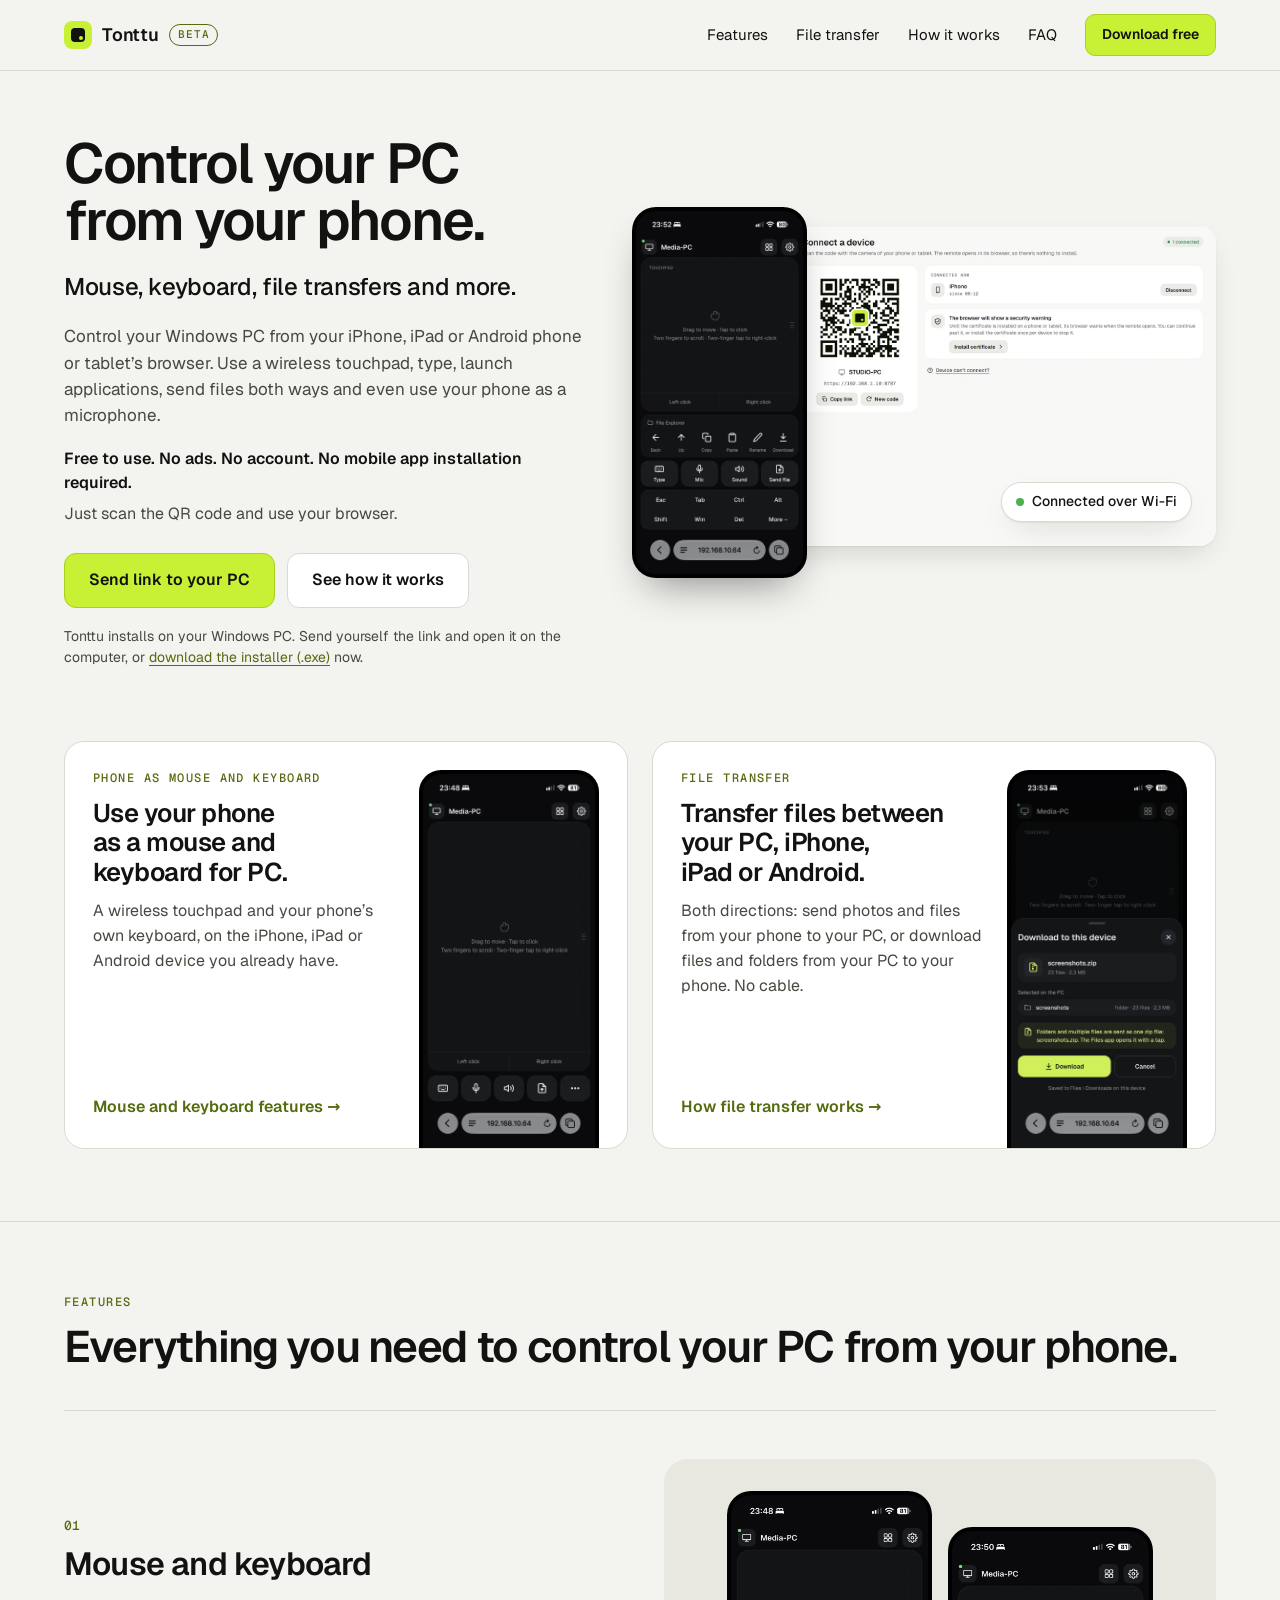
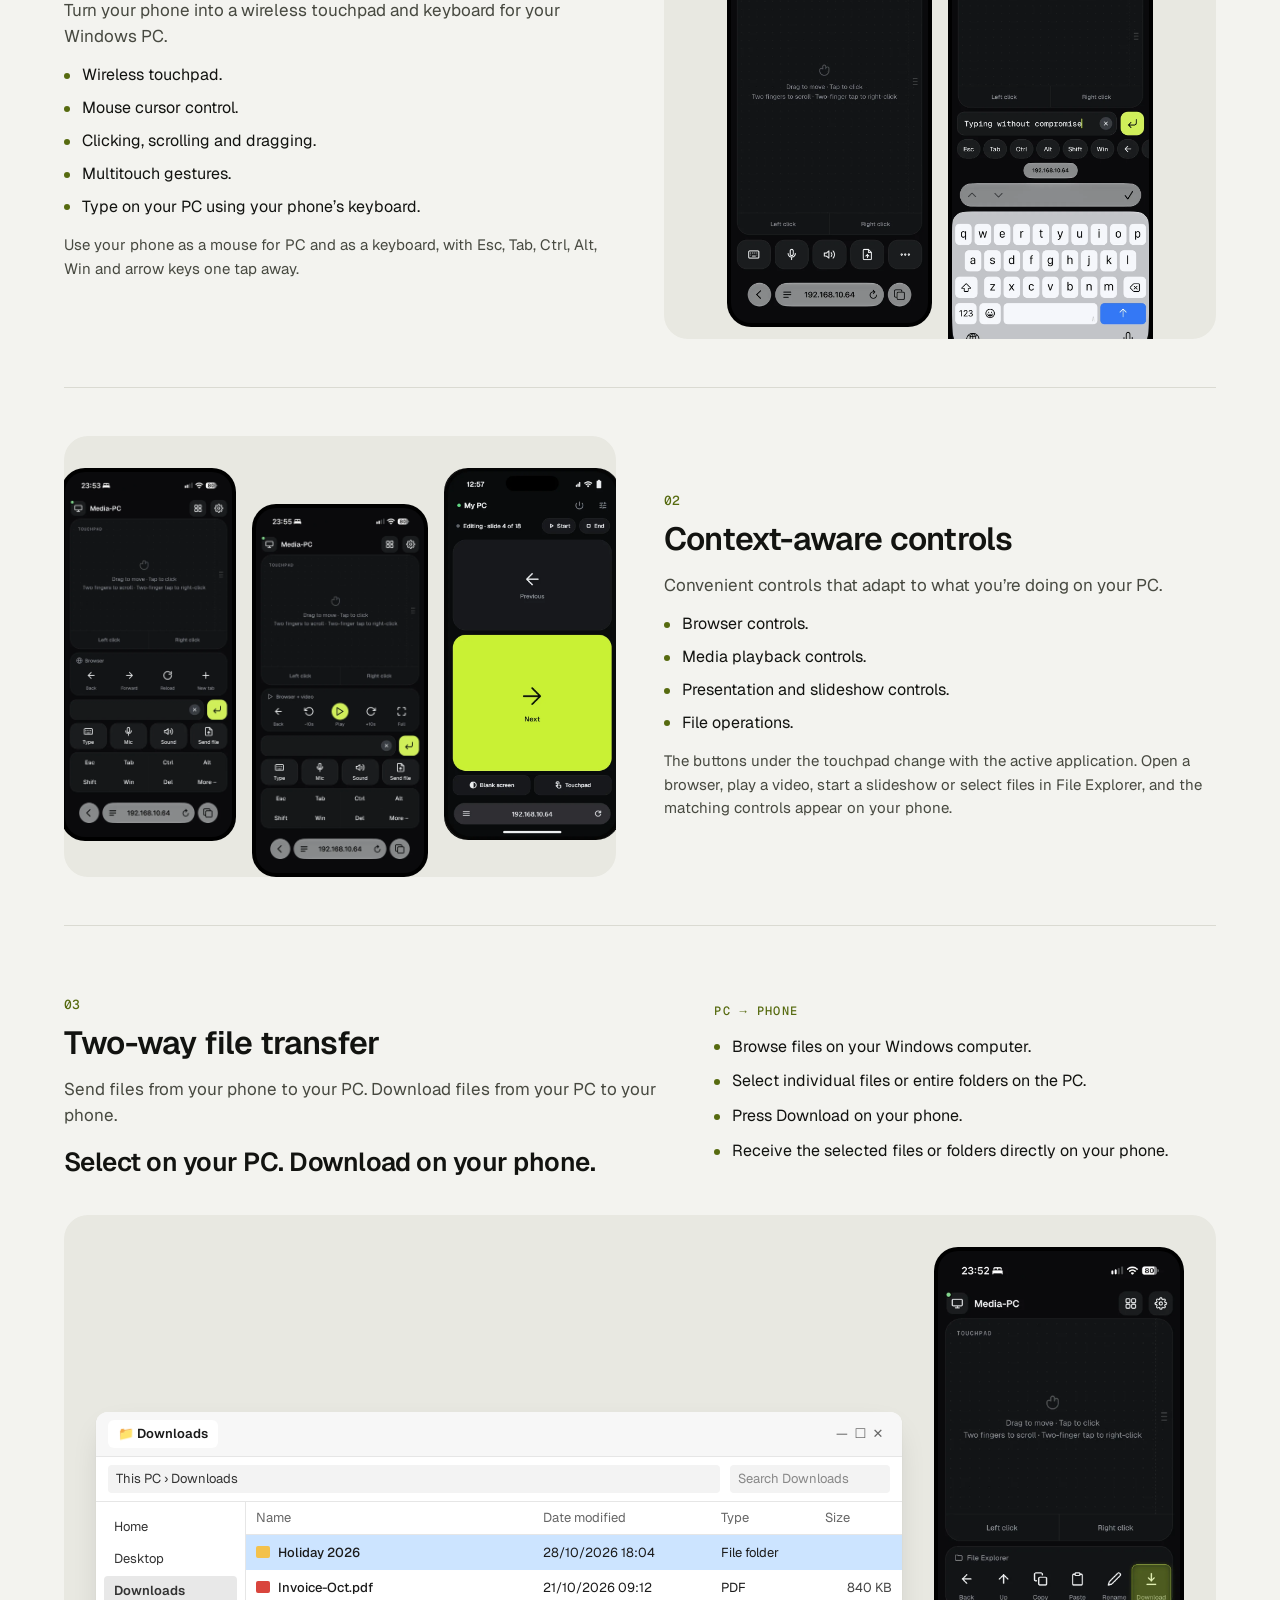
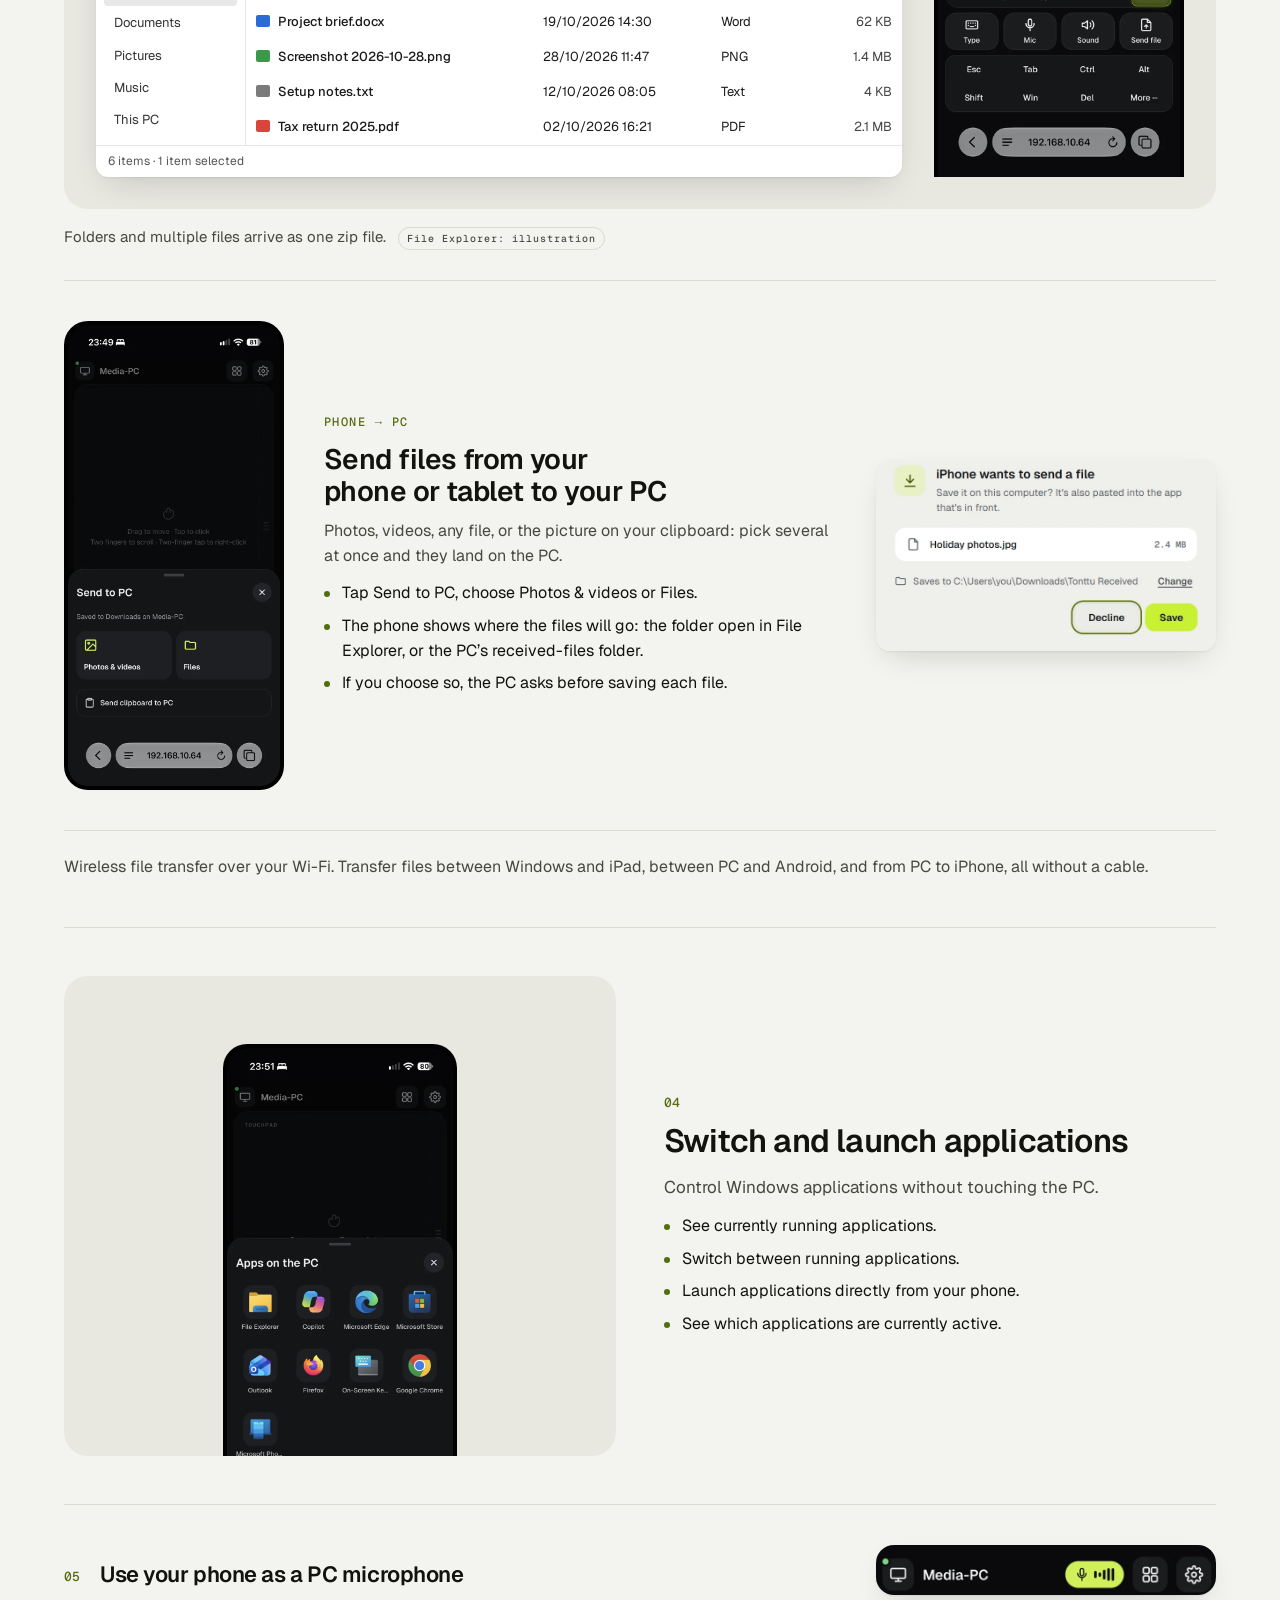
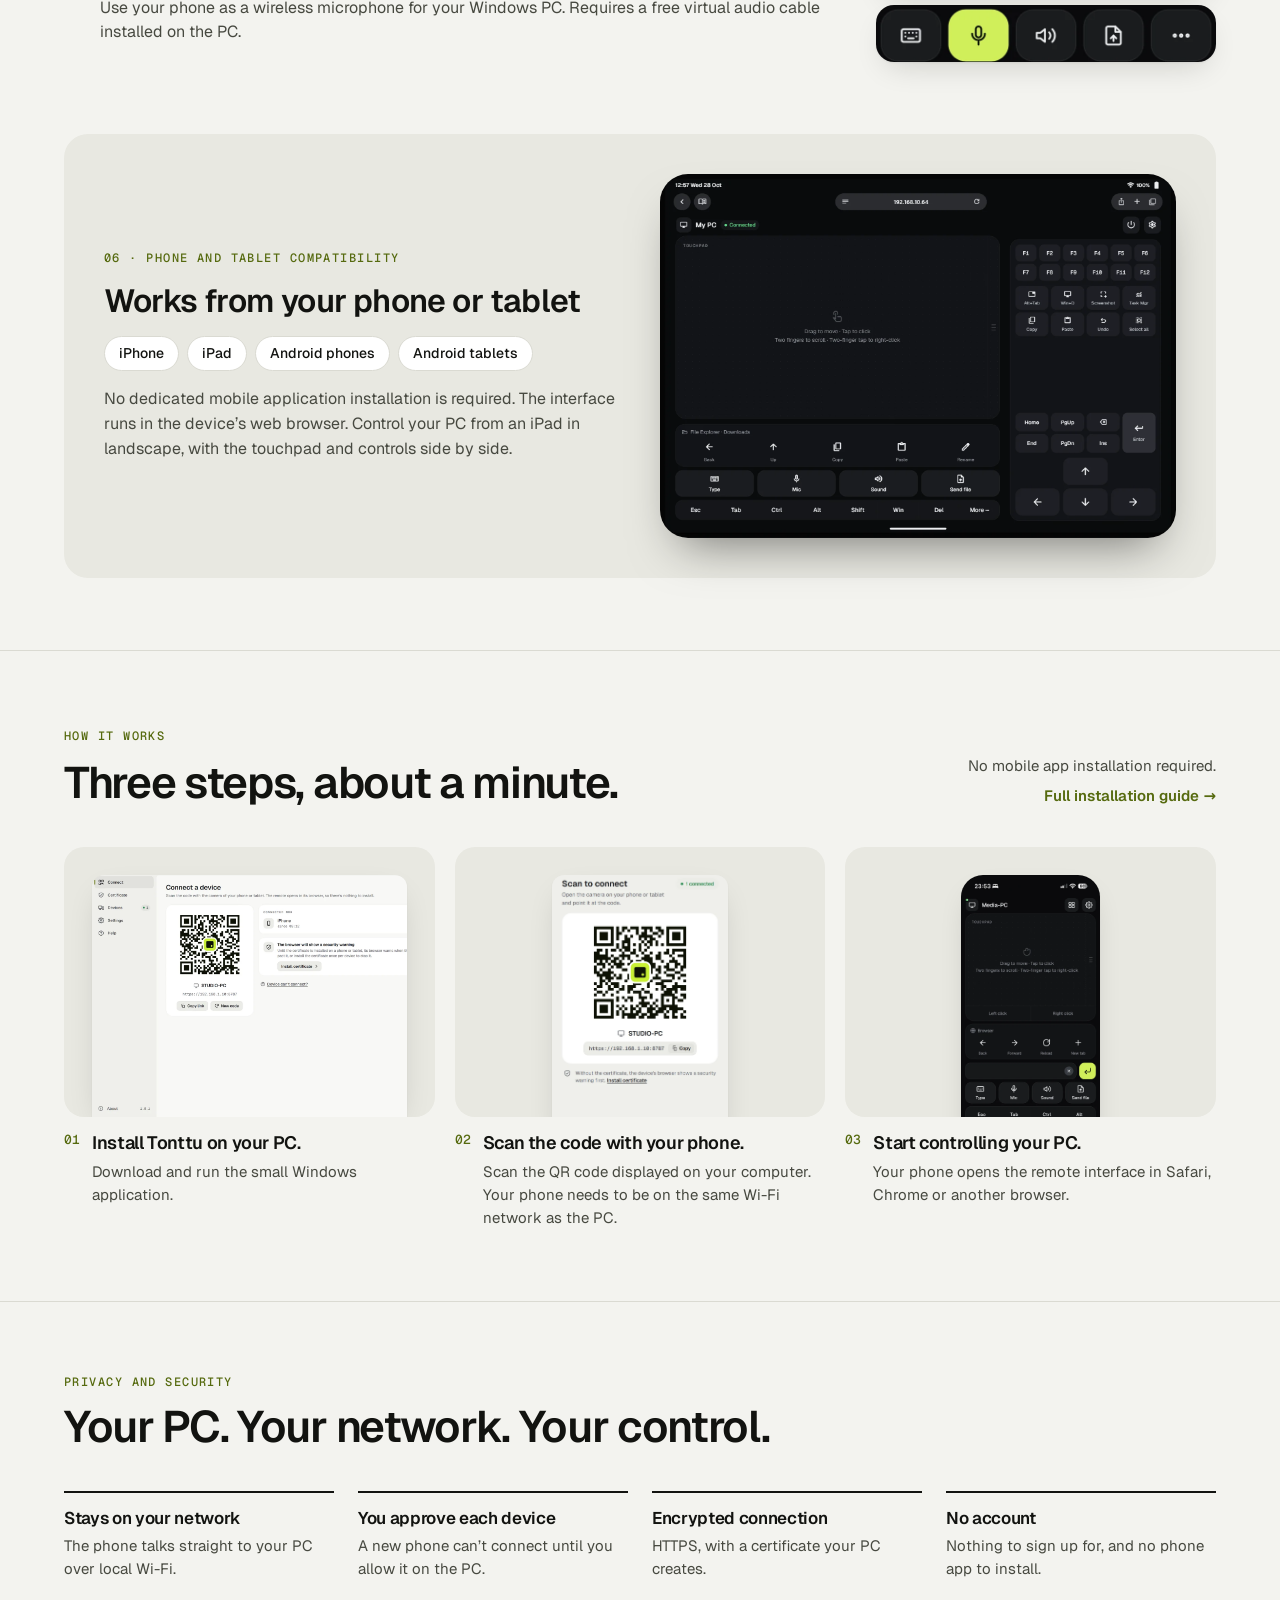
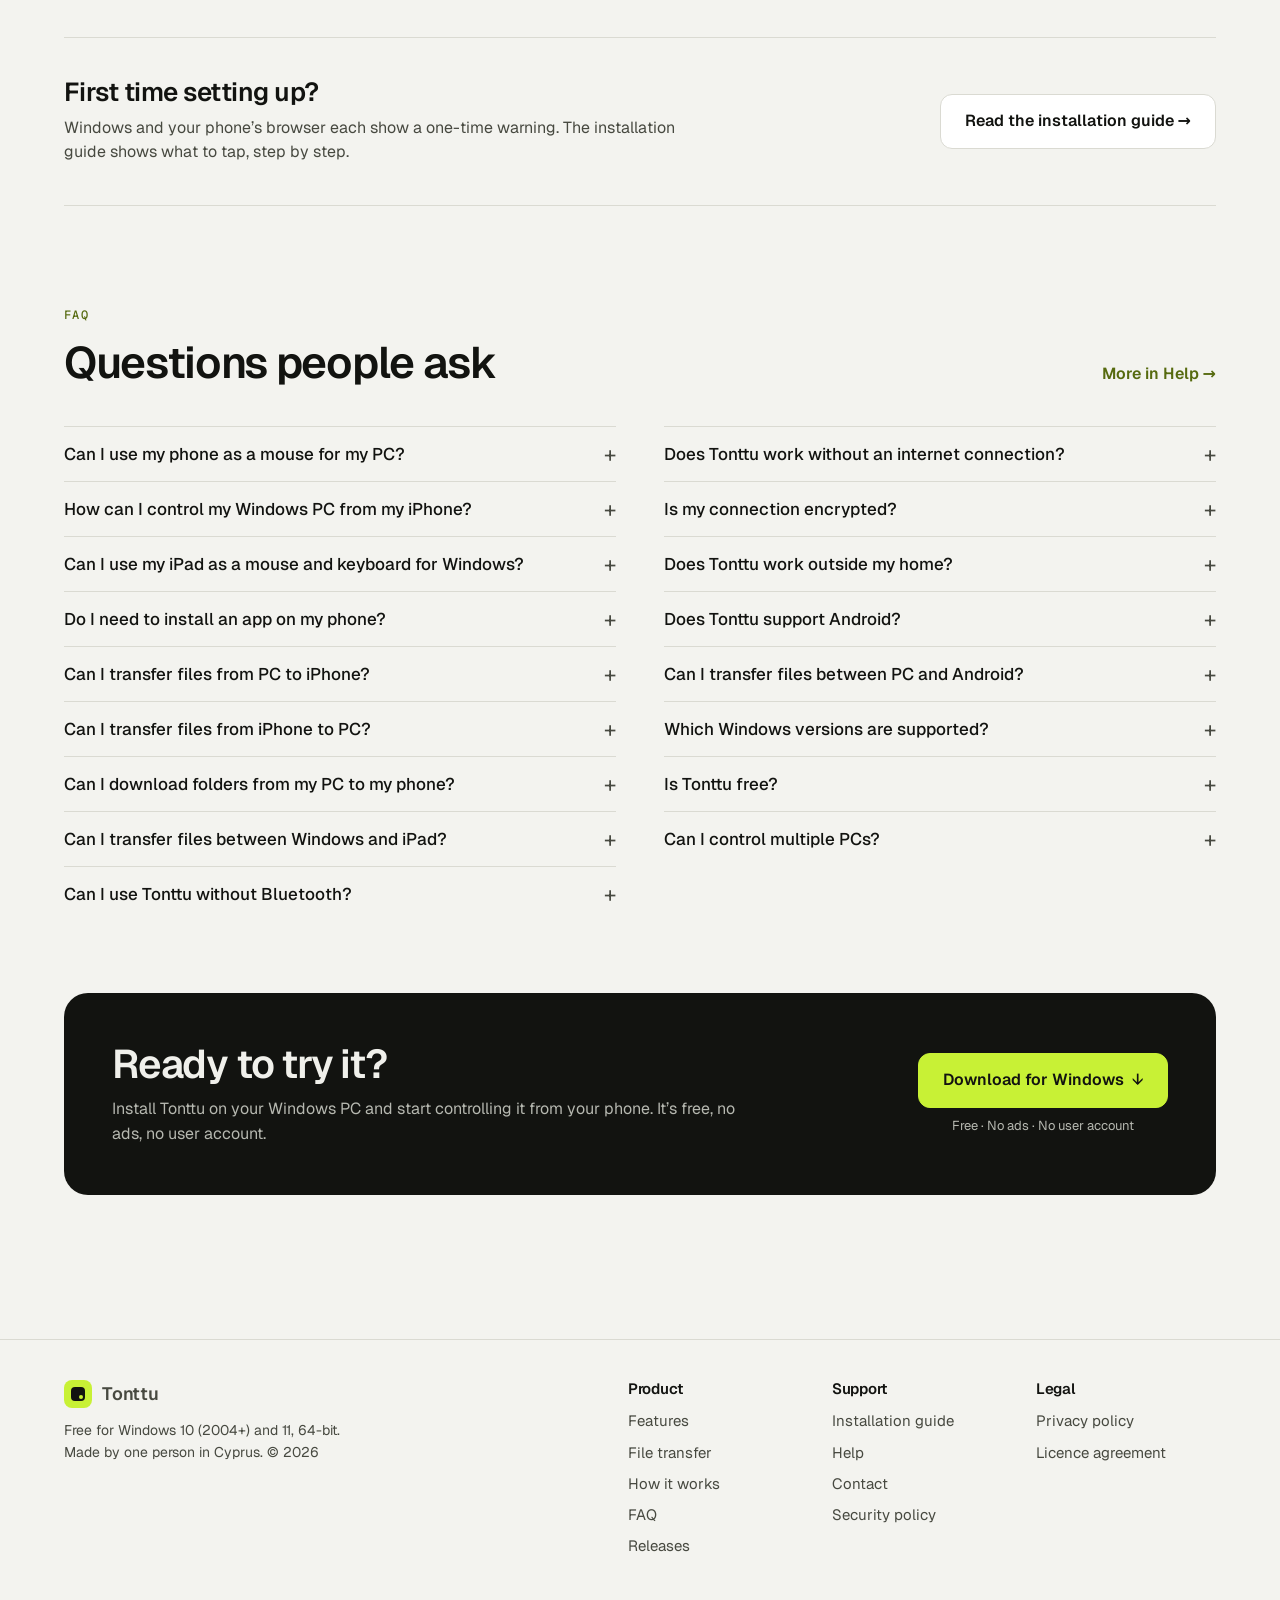
<file: index.html>
<!doctype html>
<html lang="en" data-releases="https://github.com/vlinkevych/TonttuRemote/releases">
<head>
<meta charset="utf-8">
<meta name="viewport" content="width=device-width, initial-scale=1">
<meta name="color-scheme" content="light dark">
<meta name="theme-color" content="#F3F3EF" media="(prefers-color-scheme: light)">
<meta name="theme-color" content="#0A0B0D" media="(prefers-color-scheme: dark)">
<title>Free Phone Mouse, Keyboard & File Transfer for PC | Tonttu</title>
<meta name="description" content="Turn your iPhone, iPad or Android phone into a free wireless mouse and keyboard for your Windows PC, and transfer files both ways. No phone app required.">
<link rel="canonical" href="https://tontturemote.app/">
<meta property="og:title" content="Free Phone Mouse, Keyboard & File Transfer for PC | Tonttu">
<meta property="og:description" content="Turn your iPhone, iPad or Android phone into a free wireless mouse and keyboard for your Windows PC, and transfer files both ways. No phone app required.">
<meta property="og:url" content="https://tontturemote.app/">
<meta property="og:type" content="website">
<meta property="og:image" content="https://tontturemote.app/assets/img/pc-connect-light.webp">
<link rel="icon" href="/favicon.ico" sizes="any">
<link rel="icon" href="/favicon-32.png" type="image/png" sizes="32x32">
<link rel="apple-touch-icon" href="/favicon.png">
<link rel="stylesheet" href="/desktop/fonts.css">
<link rel="stylesheet" href="/assets/site.css">
</head>
<body>
<header class="site-header">
  <div class="wrap">
    <div class="brand-group"><a class="brand" href="/"><span class="logo"><i></i></span><b>Tonttu</b></a>
    <a class="beta" href="https://github.com/vlinkevych/TonttuRemote/releases" title="Tonttu is in beta. See the release notes.">BETA</a></div>
    <button class="nav-toggle" type="button" aria-label="Menu" aria-expanded="false">☰</button>
    <nav class="site-nav" aria-label="Site">
      <a href="/#features">Features</a>
      <a href="/#files">File transfer</a>
      <a href="/#how">How it works</a>
      <a href="/#faq">FAQ</a>
      <a class="btn primary small" href="https://github.com/vlinkevych/TonttuRemote/releases/latest" data-dl-link data-umami-event="download" data-umami-event-place="header">Download free</a>
    </nav>
  </div>
</header>
<main>
<section class="hero wrap">
  <div class="hero-text">
    <h1 class="h-display">Control your PC from your phone.</h1>
    <p class="sub">Mouse, keyboard, file transfers and more.</p>
    <p class="lead">Control your Windows PC from your iPhone, iPad or Android phone or tablet’s browser. Use a wireless touchpad, type, launch applications, send files both ways and even use your phone as a microphone.</p>
    <p class="strong">Free to use. No ads. No account. No mobile app installation required.</p>
    <p class="muted">Just scan the QR code and use your browser.</p>
    <div class="cta-row">
      <a class="btn primary" href="https://github.com/vlinkevych/TonttuRemote/releases/latest" data-dl-link data-dl-main data-umami-event="download" data-umami-event-place="hero">Download for Windows <span class="arrow">↓</span></a>
      <a class="btn secondary" href="#how" data-umami-event="see-how">See how it works</a>
    </div>
    <p class="cta-note">Tonttu installs on your Windows PC. Send yourself the link and open it on the computer, or <a href="https://github.com/vlinkevych/TonttuRemote/releases/latest" data-dl-link>download the installer (.exe)</a> now.</p>
  </div>
  <div class="hero-visual">
    <picture class="pc">
      <source srcset="/assets/img/pc-connect-dark.webp" media="(prefers-color-scheme: dark)">
      <img src="/assets/img/pc-connect-light.webp" width="1400" height="876" alt="Tonttu on Windows: the Connect page with the QR code and a connected iPhone" fetchpriority="high">
    </picture>
    <div class="phone"><img src="/assets/img/phone-explorer.webp" width="720" height="1565" alt="iPhone used as a mouse for a Windows PC, with File Explorer controls under the touchpad"></div>
    <span class="pill"><span class="dot"></span>Connected over Wi-Fi</span>
  </div>
</section>

<section class="cards wrap">
  <a class="card" href="#mouse">
    <div class="text">
      <span class="eyebrow">Phone as mouse and keyboard</span>
      <h2>Use your phone as a mouse and keyboard for PC.</h2>
      <p class="muted">A wireless touchpad and your phone’s own keyboard, on the iPhone, iPad or Android device you already have.</p>
      <span class="link">Mouse and keyboard features →</span>
    </div>
    <div class="shot"><img src="/assets/img/phone-touchpad.webp" width="720" height="1565" alt="The touchpad on the phone" loading="lazy"></div>
  </a>
  <a class="card" href="#files">
    <div class="text">
      <span class="eyebrow">File transfer</span>
      <h2>Transfer files between your PC, iPhone, iPad or Android.</h2>
      <p class="muted">Both directions: send photos and files from your phone to your PC, or download files and folders from your PC to your phone. No cable.</p>
      <span class="link">How file transfer works →</span>
    </div>
    <div class="shot"><img src="/assets/img/phone-download.webp" width="720" height="1565" alt="Downloading a folder from the PC to the iPhone" loading="lazy"></div>
  </a>
</section>

<section class="section" id="features">
  <div class="wrap">
    <div class="section-head">
      <span class="eyebrow">Features</span>
      <h2 class="h-section">Everything you need to control your PC from your phone.</h2>
    </div>

    <div class="feature" id="mouse">
      <div class="text">
        <span class="num">01</span>
        <h3>Mouse and keyboard</h3>
        <p class="lead">Turn your phone into a wireless touchpad and keyboard for your Windows PC.</p>
        <ul>
          <li>Wireless touchpad.</li>
          <li>Mouse cursor control.</li>
          <li>Clicking, scrolling and dragging.</li>
          <li>Multitouch gestures.</li>
          <li>Type on your PC using your phone’s keyboard.</li>
        </ul>
        <p class="note">Use your phone as a mouse for PC and as a keyboard, with Esc, Tab, Ctrl, Alt, Win and arrow keys one tap away.</p>
      </div>
      <div class="panel">
        <div class="shot md up"><img src="/assets/img/phone-touchpad.webp" width="720" height="1565" alt="The touchpad: drag to move, tap to click, two fingers to scroll" loading="lazy"></div>
        <div class="shot md"><img src="/assets/img/phone-keyboard.webp" width="720" height="1565" alt="Typing on the PC with the phone's keyboard" loading="lazy"></div>
      </div>
    </div>

    <div class="feature flip">
      <div class="text">
        <span class="num">02</span>
        <h3>Context-aware controls</h3>
        <p class="lead">Convenient controls that adapt to what you’re doing on your PC.</p>
        <ul>
          <li>Browser controls.</li>
          <li>Media playback controls.</li>
          <li>Presentation and slideshow controls.</li>
          <li>File operations.</li>
        </ul>
        <p class="note">The buttons under the touchpad change with the active application. Open a browser, play a video, start a slideshow or select files in File Explorer, and the matching controls appear on your phone.</p>
      </div>
      <div class="panel">
        <div class="shot sm up"><img src="/assets/img/phone-browser.webp" width="720" height="1565" alt="Browser controls on the phone: back, forward, reload, new tab" loading="lazy"></div>
        <div class="shot sm"><img src="/assets/img/phone-media.webp" width="720" height="1565" alt="Media playback controls for a video on the PC" loading="lazy"></div>
        <div class="shot sm up mock"><img src="/assets/img/phone-slides.webp" width="584" height="1236" alt="Presentation remote: Previous and Next slide, blank screen (design mock-up)" loading="lazy"></div>
      </div>
    </div>

    <div class="feature" id="files" style="display:block">
      <div class="files-head">
        <div class="text">
          <span class="num">03</span>
          <h3>Two-way file transfer</h3>
          <p class="lead">Send files from your phone to your PC. Download files from your PC to your phone.</p>
          <p class="tagline">Select on your PC. Download on your phone.</p>
        </div>
        <div>
          <span class="eyebrow">PC → phone</span>
          <ul class="steps" style="margin-top:12px">
            <li>Browse files on your Windows computer.</li>
            <li>Select individual files or entire folders on the PC.</li>
            <li>Press Download on your phone.</li>
            <li>Receive the selected files or folders directly on your phone.</li>
          </ul>
        </div>
      </div>
      <div class="files-demo">
        <div class="explorer" role="img" aria-label="File Explorer on the PC with a folder selected">
          <div class="bar"><span class="tab">📁 Downloads</span><span class="win">—☐✕</span></div>
          <div class="addr"><span>This PC › Downloads</span><span class="search">Search Downloads</span></div>
          <div class="body">
            <div class="side"><span>Home</span><span>Desktop</span><span class="on">Downloads</span><span>Documents</span><span>Pictures</span><span>Music</span><span>This PC</span></div>
            <table>
              <thead><tr><th>Name</th><th>Date modified</th><th>Type</th><th>Size</th></tr></thead>
              <tbody>
                <tr class="sel"><td class="name"><span class="ic folder"></span>Holiday 2026</td><td>28/10/2026 18:04</td><td>File folder</td><td class="size"></td></tr>
                <tr><td class="name"><span class="ic pdf"></span>Invoice-Oct.pdf</td><td>21/10/2026 09:12</td><td>PDF</td><td class="size">840 KB</td></tr>
                <tr><td class="name"><span class="ic docx"></span>Project brief.docx</td><td>19/10/2026 14:30</td><td>Word</td><td class="size">62 KB</td></tr>
                <tr><td class="name"><span class="ic png"></span>Screenshot 2026-10-28.png</td><td>28/10/2026 11:47</td><td>PNG</td><td class="size">1.4 MB</td></tr>
                <tr><td class="name"><span class="ic"></span>Setup notes.txt</td><td>12/10/2026 08:05</td><td>Text</td><td class="size">4 KB</td></tr>
                <tr><td class="name"><span class="ic pdf"></span>Tax return 2025.pdf</td><td>02/10/2026 16:21</td><td>PDF</td><td class="size">2.1 MB</td></tr>
              </tbody>
            </table>
          </div>
          <div class="status">6 items · 1 item selected</div>
        </div>
        <div class="shot"><img src="/assets/img/phone-explorer-tap.webp" width="720" height="1565" alt="The phone shows File Explorer controls; a tap on Download starts the transfer" loading="lazy"></div>
      </div>
      <p class="caption">Folders and multiple files arrive as one zip file. <span class="provisional" style="margin-left:8px">File Explorer: illustration</span></p>
      <div class="send-row">
        <div class="shot"><img src="/assets/img/phone-send.webp" width="720" height="1565" alt="Send to PC on the phone: photos and videos, files, or the clipboard" loading="lazy"></div>
        <div class="text">
          <span class="eyebrow">Phone → PC</span>
          <h4>Send files from your phone or tablet to your PC</h4>
          <p class="muted">Photos, videos, any file, or the picture on your clipboard: pick several at once and they land on the PC.</p>
          <ul class="steps">
            <li>Tap Send to PC, choose Photos &amp; videos or Files.</li>
            <li>The phone shows where the files will go: the folder open in File Explorer, or the PC’s received-files folder.</li>
            <li>If you choose so, the PC asks before saving each file.</li>
          </ul>
        </div>
        <picture class="dialog">
          <source srcset="/assets/img/pc-dialog-file-dark.webp" media="(prefers-color-scheme: dark)">
          <img src="/assets/img/pc-dialog-file-light.webp" width="772" height="434" alt="The PC asks: Save or Decline an incoming file, showing its name, size and destination folder" loading="lazy">
        </picture>
      </div>
      <p class="wide-note">Wireless file transfer over your Wi-Fi. Transfer files between Windows and iPad, between PC and Android, and from PC to iPhone, all without a cable.</p>
    </div>

    <div class="feature flip" id="apps">
      <div class="text">
        <span class="num">04</span>
        <h3>Switch and launch applications</h3>
        <p class="lead">Control Windows applications without touching the PC.</p>
        <ul>
          <li>See currently running applications.</li>
          <li>Switch between running applications.</li>
          <li>Launch applications directly from your phone.</li>
          <li>See which applications are currently active.</li>
        </ul>
      </div>
      <div class="panel">
        <div class="shot lg"><img src="/assets/img/phone-apps.webp" width="720" height="1565" alt="Apps on the PC: switch to a running app or launch a pinned one" loading="lazy"></div>
      </div>
    </div>

    <div class="row-feature" id="mic">
      <div class="text">
        <span class="num">05</span>
        <div>
          <h3>Use your phone as a PC microphone</h3>
          <p class="muted">Use your phone as a wireless microphone for your Windows PC. Requires a free virtual audio cable installed on the PC.</p>
        </div>
      </div>
      <div class="mic-shots"><img src="/assets/img/phone-mic-head.webp" width="720" height="104" alt="The phone's header while the microphone is on: a live level indicator next to the PC name" loading="lazy"><img src="/assets/img/phone-mic-bar.webp" width="720" height="122" alt="The button bar with the Mic button pressed" loading="lazy"></div>
    </div>

    <div class="compat" id="devices">
      <div class="text">
        <span class="eyebrow">06 · Phone and tablet compatibility</span>
        <h3>Works from your phone or tablet</h3>
        <div class="chips"><span>iPhone</span><span>iPad</span><span>Android phones</span><span>Android tablets</span></div>
        <p class="muted">No dedicated mobile application installation is required. The interface runs in the device’s web browser. Control your PC from an iPad in landscape, with the touchpad and controls side by side.</p>
      </div>
      <div class="shot ipad"><img src="/assets/img/ipad-landscape.webp" width="1512" height="1065" alt="The remote on an iPad in landscape: touchpad and File Explorer controls on the left, function keys, shortcuts and arrows on the right (design mock-up)" loading="lazy"></div>
    </div>
  </div>
</section>

<section class="section" id="how">
  <div class="wrap">
    <div class="section-head row">
      <div>
        <span class="eyebrow">How it works</span>
        <h2 class="h-section" style="margin-top:12px">Three steps, about a minute.</h2>
      </div>
      <div class="aside"><span>No mobile app installation required.</span><a class="link" href="/install" data-umami-event="install-guide" data-umami-event-place="how">Full installation guide →</a></div>
    </div>
    <div class="how">
      <div class="step">
        <div class="frame">
          <picture><source srcset="/assets/img/pc-connect-dark.webp" media="(prefers-color-scheme: dark)"><img class="pc" src="/assets/img/pc-connect-light.webp" width="1400" height="876" alt="Tonttu installed on Windows" loading="lazy"></picture>
        </div>
        <div class="step-text"><span class="num">01</span><div><h3>Install Tonttu on your PC.</h3><p>Download and run the small Windows application.</p></div></div>
      </div>
      <div class="step">
        <div class="frame">
          <picture><source srcset="/assets/img/pc-qr-window-dark.webp" media="(prefers-color-scheme: dark)"><img class="qr" src="/assets/img/pc-qr-window-light.webp" width="737" height="1120" alt="The QR code window on the PC" loading="lazy"></picture>
        </div>
        <div class="step-text"><span class="num">02</span><div><h3>Scan the code with your phone.</h3><p>Scan the QR code displayed on your computer. Your phone needs to be on the same Wi-Fi network as the PC.</p></div></div>
      </div>
      <div class="step">
        <div class="frame"><img class="phone" src="/assets/img/phone-browser.webp" width="720" height="1565" alt="The remote open in the phone's browser" loading="lazy"></div>
        <div class="step-text"><span class="num">03</span><div><h3>Start controlling your PC.</h3><p>Your phone opens the remote interface in Safari, Chrome or another browser.</p></div></div>
      </div>
    </div>
  </div>
</section>

<section class="section" id="privacy">
  <div class="wrap">
    <div class="section-head">
      <span class="eyebrow">Privacy and security</span>
      <h2 class="h-section">Your PC. Your network. Your control.</h2>
    </div>
    <div class="privacy">
      <div><h3>Stays on your network</h3><p>The phone talks straight to your PC over local Wi-Fi.</p></div>
      <div><h3>You approve each device</h3><p>A new phone can’t connect until you allow it on the PC.</p></div>
      <div><h3>Encrypted connection</h3><p>HTTPS, with a certificate your PC creates.</p></div>
      <div><h3>No account</h3><p>Nothing to sign up for, and no phone app to install.</p></div>
    </div>
    <div class="setup-row">
      <div>
        <h2>First time setting up?</h2>
        <p>Windows and your phone’s browser each show a one-time warning. The installation guide shows what to tap, step by step.</p>
      </div>
      <a class="btn secondary" href="/install" data-umami-event="install-guide" data-umami-event-place="setup">Read the installation guide →</a>
    </div>
  </div>
</section>

<section class="section" id="faq" style="border-top:0;padding-top:24px">
  <div class="wrap">
    <div class="section-head row">
      <div><span class="eyebrow">FAQ</span><h2 class="h-section" style="margin-top:12px">Questions people ask</h2></div>
      <a class="link" href="/help" data-umami-event="help-link" data-umami-event-place="faq">More in Help →</a>
    </div>
    <div class="faq">
      <details><summary><h3>Can I use my phone as a mouse for my PC?</h3></summary><p class="answer">Yes. Tonttu turns your phone screen into a touchpad for Windows: drag to move the cursor, tap to click, two fingers to scroll or right-click.</p></details>
      <details><summary><h3>Does Tonttu work without an internet connection?</h3></summary><p class="answer">Yes. The phone and the PC talk over your local network, so they only need to be on the same Wi-Fi.</p></details>
      <details><summary><h3>How can I control my Windows PC from my iPhone?</h3></summary><p class="answer">Install Tonttu on the PC, scan the QR code with the iPhone camera and allow the device on the PC. The remote opens in Safari.</p></details>
      <details><summary><h3>Is my connection encrypted?</h3></summary><p class="answer">Yes. The connection uses HTTPS with a certificate your PC creates. That’s why the browser shows a warning the first time.</p></details>
      <details><summary><h3>Can I use my iPad as a mouse and keyboard for Windows?</h3></summary><p class="answer">Yes. The remote works in Safari on iPad, with a landscape layout that keeps the touchpad and keys on screen together.</p></details>
      <details><summary><h3>Does Tonttu work outside my home?</h3></summary><p class="answer">No. The phone and the PC need to be on the same network. Nothing goes over the internet.</p></details>
      <details><summary><h3>Do I need to install an app on my phone?</h3></summary><p class="answer">No. The remote is a web page served by your PC and opens in your phone’s browser.</p></details>
      <details><summary><h3>Does Tonttu support Android?</h3></summary><p class="answer">Yes. The remote opens in Chrome on Android phones and tablets, with the same touchpad, keyboard and controls.</p></details>
      <details><summary><h3>Can I transfer files from PC to iPhone?</h3></summary><p class="answer">Yes. Select a file in File Explorer on the PC, then tap Download on the phone. It’s saved to Files › Downloads.</p></details>
      <details><summary><h3>Can I transfer files between PC and Android?</h3></summary><p class="answer">Yes, both ways. Send to PC uploads from the phone, and Download saves files from the PC to the phone’s Downloads.</p></details>
      <details><summary><h3>Can I transfer files from iPhone to PC?</h3></summary><p class="answer">Yes. Tap Send to PC and pick photos, videos or files. They land in the folder open on the PC, or in its received-files folder.</p></details>
      <details><summary><h3>Which Windows versions are supported?</h3></summary><p class="answer">Windows 10 (version 2004 or later) and Windows 11, 64-bit.</p></details>
      <details><summary><h3>Can I download folders from my PC to my phone?</h3></summary><p class="answer">Yes. Folders and multiple files are sent as one zip file, which the Files app opens with a tap.</p></details>
      <details><summary><h3>Is Tonttu free?</h3></summary><p class="answer">Yes. It’s free, no ads, no user account.</p></details>
      <details><summary><h3>Can I transfer files between Windows and iPad?</h3></summary><p class="answer">Yes, in both directions, the same way as on iPhone.</p></details>
      <details><summary><h3>Can I control multiple PCs?</h3></summary><p class="answer">Install Tonttu on each PC. Each one shows its own QR code, and the remote shows the name of the PC it’s connected to.</p></details>
      <details><summary><h3>Can I use Tonttu without Bluetooth?</h3></summary><p class="answer">Yes. Tonttu uses Wi-Fi, not Bluetooth, so there is nothing to pair in Bluetooth settings.</p></details>
    </div>

    <div class="cta">
      <div>
        <h2>Ready to try it?</h2>
        <p>Install Tonttu on your Windows PC and start controlling it from your phone. It’s free, no ads, no user account.</p>
      </div>
      <div class="side">
        <a class="btn primary" href="https://github.com/vlinkevych/TonttuRemote/releases/latest" data-dl-link data-umami-event="download" data-umami-event-place="bottom">Download for Windows <span class="arrow">↓</span></a>
        <span class="muted">Free · No ads · No user account</span>
      </div>
    </div>
  </div>
</section>

</main>
<footer class="site-footer">
  <div class="wrap">
    <div class="brand-col">
      <a class="brand" href="/"><span class="logo"><i></i></span><b>Tonttu</b></a>
      <p>Free for Windows 10 (2004+) and 11, 64-bit.<br>Made by one person in Cyprus. © 2026</p>
    </div>
    <div><h4>Product</h4><ul><li><a href="/#features">Features</a></li><li><a href="/#files">File transfer</a></li><li><a href="/#how">How it works</a></li><li><a href="/#faq">FAQ</a></li><li><a href="https://github.com/vlinkevych/TonttuRemote/releases" data-umami-event="releases-link">Releases</a></li></ul></div>
    <div><h4>Support</h4><ul><li><a href="/install">Installation guide</a></li><li><a href="/help" data-umami-event="help-link" data-umami-event-place="footer">Help</a></li><li><a href="/contact">Contact</a></li><li><a href="https://github.com/vlinkevych/TonttuRemote/blob/main/SECURITY.md">Security policy</a></li></ul></div>
    <div><h4>Legal</h4><ul><li><a href="/privacy">Privacy policy</a></li><li><a href="/licence">Licence agreement</a></li></ul></div>
  </div>
</footer>
<script src="/assets/site.js" defer></script>
<script defer src="https://cloud.umami.is/script.js" data-website-id="32d2120d-4cc9-4973-89ec-30688e7f0bb3" data-domains="tontturemote.app"></script>

</body>
</html>
</file>
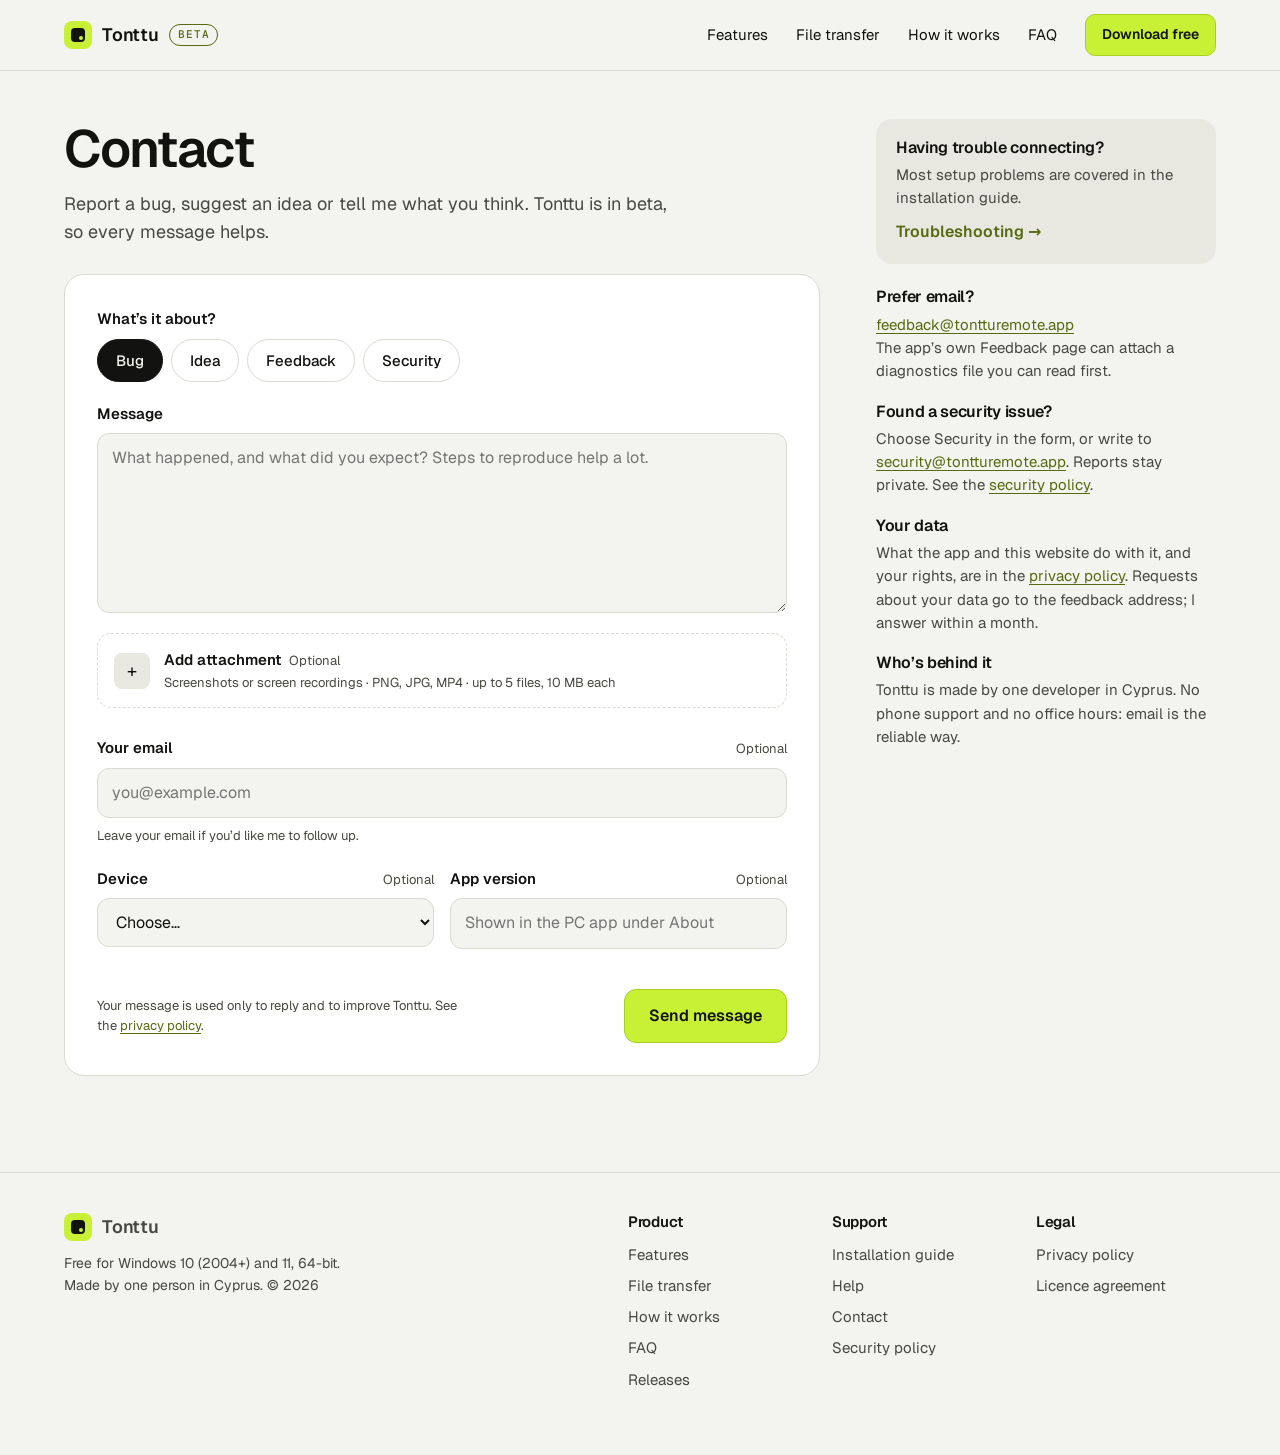
<file: contact/index.html>
<!doctype html>
<html lang="en" data-releases="https://github.com/vlinkevych/TonttuRemote/releases">
<head>
<meta charset="utf-8">
<meta name="viewport" content="width=device-width, initial-scale=1">
<meta name="color-scheme" content="light dark">
<meta name="theme-color" content="#F3F3EF" media="(prefers-color-scheme: light)">
<meta name="theme-color" content="#0A0B0D" media="(prefers-color-scheme: dark)">
<title>Contact | Tonttu</title>
<meta name="description" content="Report a bug, suggest an idea or send feedback about Tonttu.">
<link rel="canonical" href="https://tontturemote.app/contact">
<meta property="og:title" content="Contact | Tonttu">
<meta property="og:description" content="Report a bug, suggest an idea or send feedback about Tonttu.">
<meta property="og:url" content="https://tontturemote.app/contact">
<meta property="og:type" content="website">
<meta property="og:image" content="https://tontturemote.app/assets/img/pc-connect-light.webp">
<link rel="icon" href="/favicon.ico" sizes="any">
<link rel="icon" href="/favicon-32.png" type="image/png" sizes="32x32">
<link rel="apple-touch-icon" href="/favicon.png">
<link rel="stylesheet" href="/desktop/fonts.css">
<link rel="stylesheet" href="/assets/site.css">
</head>
<body>
<header class="site-header">
  <div class="wrap">
    <div class="brand-group"><a class="brand" href="/"><span class="logo"><i></i></span><b>Tonttu</b></a>
    <a class="beta" href="https://github.com/vlinkevych/TonttuRemote/releases" title="Tonttu is in beta. See the release notes.">BETA</a></div>
    <button class="nav-toggle" type="button" aria-label="Menu" aria-expanded="false">☰</button>
    <nav class="site-nav" aria-label="Site">
      <a href="/#features">Features</a>
      <a href="/#files">File transfer</a>
      <a href="/#how">How it works</a>
      <a href="/#faq">FAQ</a>
      <a class="btn primary small" href="https://github.com/vlinkevych/TonttuRemote/releases/latest" data-dl-link data-umami-event="download" data-umami-event-place="header">Download free</a>
    </nav>
  </div>
</header>
<main>
<div class="contact wrap">
  <div>
    <h1>Contact</h1>
    <p class="lead intro">Report a bug, suggest an idea or tell me what you think. Tonttu is in beta, so every message helps.</p>
    <form class="form" id="contactForm" data-email="feedback@tontturemote.app" data-security="security@tontturemote.app" data-api="https://api.tontturemote.app/contact" novalidate>
      <div class="field">
        <span class="lbl">What’s it about?</span>
        <div class="types">
          <label><input type="radio" name="type" value="Bug" checked><span>Bug</span></label>
          <label><input type="radio" name="type" value="Idea"><span>Idea</span></label>
          <label><input type="radio" name="type" value="Feedback"><span>Feedback</span></label>
          <label><input type="radio" name="type" value="Security"><span>Security</span></label>
        </div>
      </div>

      <div class="field only-feedback" hidden>
        <span class="lbl">How would you rate Tonttu?</span>
        <div class="stars" role="radiogroup" aria-label="Rating">
          <button type="button" data-star="1" aria-label="1 star">★</button><button type="button" data-star="2" aria-label="2 stars">★</button><button type="button" data-star="3" aria-label="3 stars">★</button><button type="button" data-star="4" aria-label="4 stars">★</button><button type="button" data-star="5" aria-label="5 stars">★</button>
          <span class="star-label hint">Tap a star</span>
          <input type="hidden" name="rating" value="0">
        </div>
        <label class="check"><input type="checkbox" name="allowPublish" value="1"><span>You may publish my feedback on the website as a testimonial.</span></label>
        <div class="field publish-name" hidden>
          <label for="publicName">Name to show <span class="opt">Optional</span></label>
          <input id="publicName" name="publicName" type="text" maxlength="60" placeholder="e.g. Mika, Helsinki">
          <span class="hint">Leave empty to appear as “Tonttu user”. Your email is never published.</span>
        </div>
      </div>

      <div class="note only-security" hidden>Security reports are private and only seen by me. Please include your email so I can follow up, and don’t share the issue publicly until it’s fixed.</div>

      <div class="field">
        <label for="message">Message</label>
        <textarea id="message" name="message" required placeholder="What happened, and what did you expect? Steps to reproduce help a lot."></textarea>
        <span class="hint field-error" hidden>Write a few words so I know what happened.</span>
      </div>

      <div class="field attach-field">
        <label class="attach" for="attachments">
          <span class="plus">+</span>
          <span class="attach-text"><span class="attach-title">Add attachment <span class="opt">Optional</span></span><span class="hint">Screenshots or screen recordings · PNG, JPG, MP4 · up to 5 files, 10 MB each</span></span>
          <input id="attachments" name="attachments" type="file" multiple accept="image/png,image/jpeg,video/mp4" class="visually-hidden">
        </label>
        <ul class="files" id="fileList"></ul>
      </div>

      <div class="field">
        <label for="email">Your email <span class="opt">Optional</span></label>
        <input id="email" name="email" type="email" autocomplete="email" placeholder="you@example.com">
        <span class="hint email-hint">Leave your email if you’d like me to follow up.</span>
      </div>
      <div class="two">
        <div class="field">
          <label for="device">Device <span class="opt">Optional</span></label>
          <select id="device" name="device"><option value="">Choose…</option><option>iPhone</option><option>iPad</option><option>Android phone</option><option>Android tablet</option><option>Other</option></select>
        </div>
        <div class="field">
          <label for="appVersion">App version <span class="opt">Optional</span></label>
          <input id="appVersion" name="appVersion" type="text" placeholder="Shown in the PC app under About">
        </div>
      </div>
      <div class="hp" aria-hidden="true"><label>Website <input name="website" type="text" tabindex="-1" autocomplete="off"></label></div>
      <div class="cf-turnstile" data-sitekey="0x4AAAAAAFz9HMhz06Ytk507" data-size="flexible" data-appearance="interaction-only"></div>
      <div class="form-state" id="formState" role="status"></div>
      <div class="foot">
        <span class="hint">Your message is used only to reply and to improve Tonttu. See the <a href="/privacy">privacy policy</a>.</span>
        <button class="btn primary" type="submit">Send message</button>
      </div>
    </form>
    <div class="form sent" id="formSent" hidden>
      <span class="result-check">✓</span>
      <h2>Thanks, your message is on its way.</h2>
      <p class="muted" id="sentNote"></p>
      <button class="btn secondary" type="button" id="sendAnother">Send another message</button>
    </div>
  </div>
  <aside class="aside">
    <div class="aside-box">
      <h3>Having trouble connecting?</h3>
      <p style="margin-bottom:10px">Most setup problems are covered in the installation guide.</p>
      <a class="link" href="/install#i6">Troubleshooting →</a>
    </div>
    <h3>Prefer email?</h3>
    <p><a href="mailto:feedback@tontturemote.app">feedback@tontturemote.app</a><br>The app’s own Feedback page can attach a diagnostics file you can read first.</p>
    <h3>Found a security issue?</h3>
    <p>Choose Security in the form, or write to <a href="mailto:security@tontturemote.app">security@tontturemote.app</a>. Reports stay private. See the <a href="https://github.com/vlinkevych/TonttuRemote/blob/main/SECURITY.md">security policy</a>.</p>
    <h3>Your data</h3>
    <p>What the app and this website do with it, and your rights, are in the <a href="/privacy">privacy policy</a>. Requests about your data go to the feedback address; I answer within a month.</p>
    <h3>Who’s behind it</h3>
    <p>Tonttu is made by one developer in Cyprus. No phone support and no office hours: email is the reliable way.</p>
  </aside>
</div>

</main>
<footer class="site-footer">
  <div class="wrap">
    <div class="brand-col">
      <a class="brand" href="/"><span class="logo"><i></i></span><b>Tonttu</b></a>
      <p>Free for Windows 10 (2004+) and 11, 64-bit.<br>Made by one person in Cyprus. © 2026</p>
    </div>
    <div><h4>Product</h4><ul><li><a href="/#features">Features</a></li><li><a href="/#files">File transfer</a></li><li><a href="/#how">How it works</a></li><li><a href="/#faq">FAQ</a></li><li><a href="https://github.com/vlinkevych/TonttuRemote/releases" data-umami-event="releases-link">Releases</a></li></ul></div>
    <div><h4>Support</h4><ul><li><a href="/install">Installation guide</a></li><li><a href="/help" data-umami-event="help-link" data-umami-event-place="footer">Help</a></li><li><a href="/contact">Contact</a></li><li><a href="https://github.com/vlinkevych/TonttuRemote/blob/main/SECURITY.md">Security policy</a></li></ul></div>
    <div><h4>Legal</h4><ul><li><a href="/privacy">Privacy policy</a></li><li><a href="/licence">Licence agreement</a></li></ul></div>
  </div>
</footer>
<script src="/assets/site.js" defer></script>
<script defer src="https://cloud.umami.is/script.js" data-website-id="32d2120d-4cc9-4973-89ec-30688e7f0bb3" data-domains="tontturemote.app"></script>
<script src="https://challenges.cloudflare.com/turnstile/v0/api.js" async defer></script>
</body>
</html>
</file>
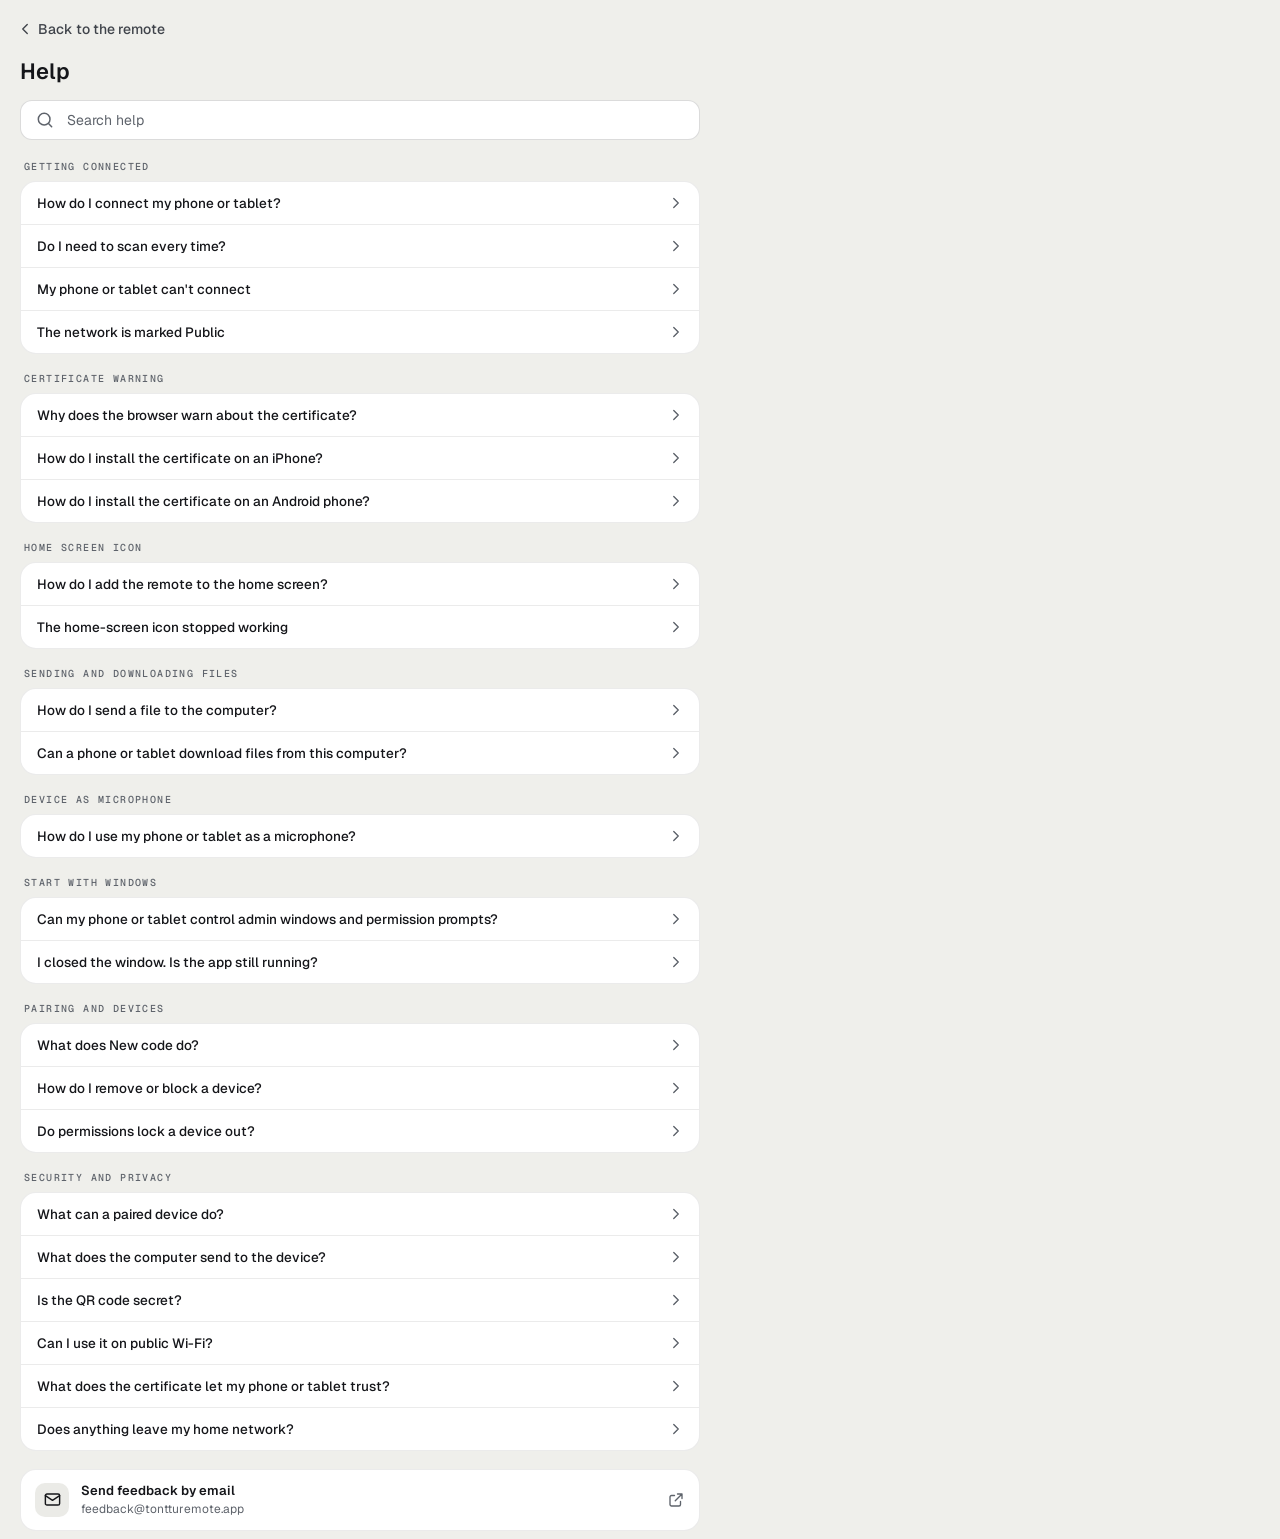
<file: help/index.html>
<!DOCTYPE html>
<html lang="en">
<head>
<meta charset="utf-8">
<meta name="viewport" content="width=device-width, initial-scale=1, viewport-fit=cover">
<meta name="color-scheme" content="dark light">
<title>Tonttu Help</title>
<link rel="stylesheet" href="/desktop/fonts.css">
<link rel="stylesheet" href="/desktop/desktop.css">
</head>
<body data-app="Tonttu" data-pc="your computer" data-feedback="feedback@tontturemote.app">
<div id="app"></div>
<script src="/desktop/desktop.js"></script>
</body>
</html>
</file>
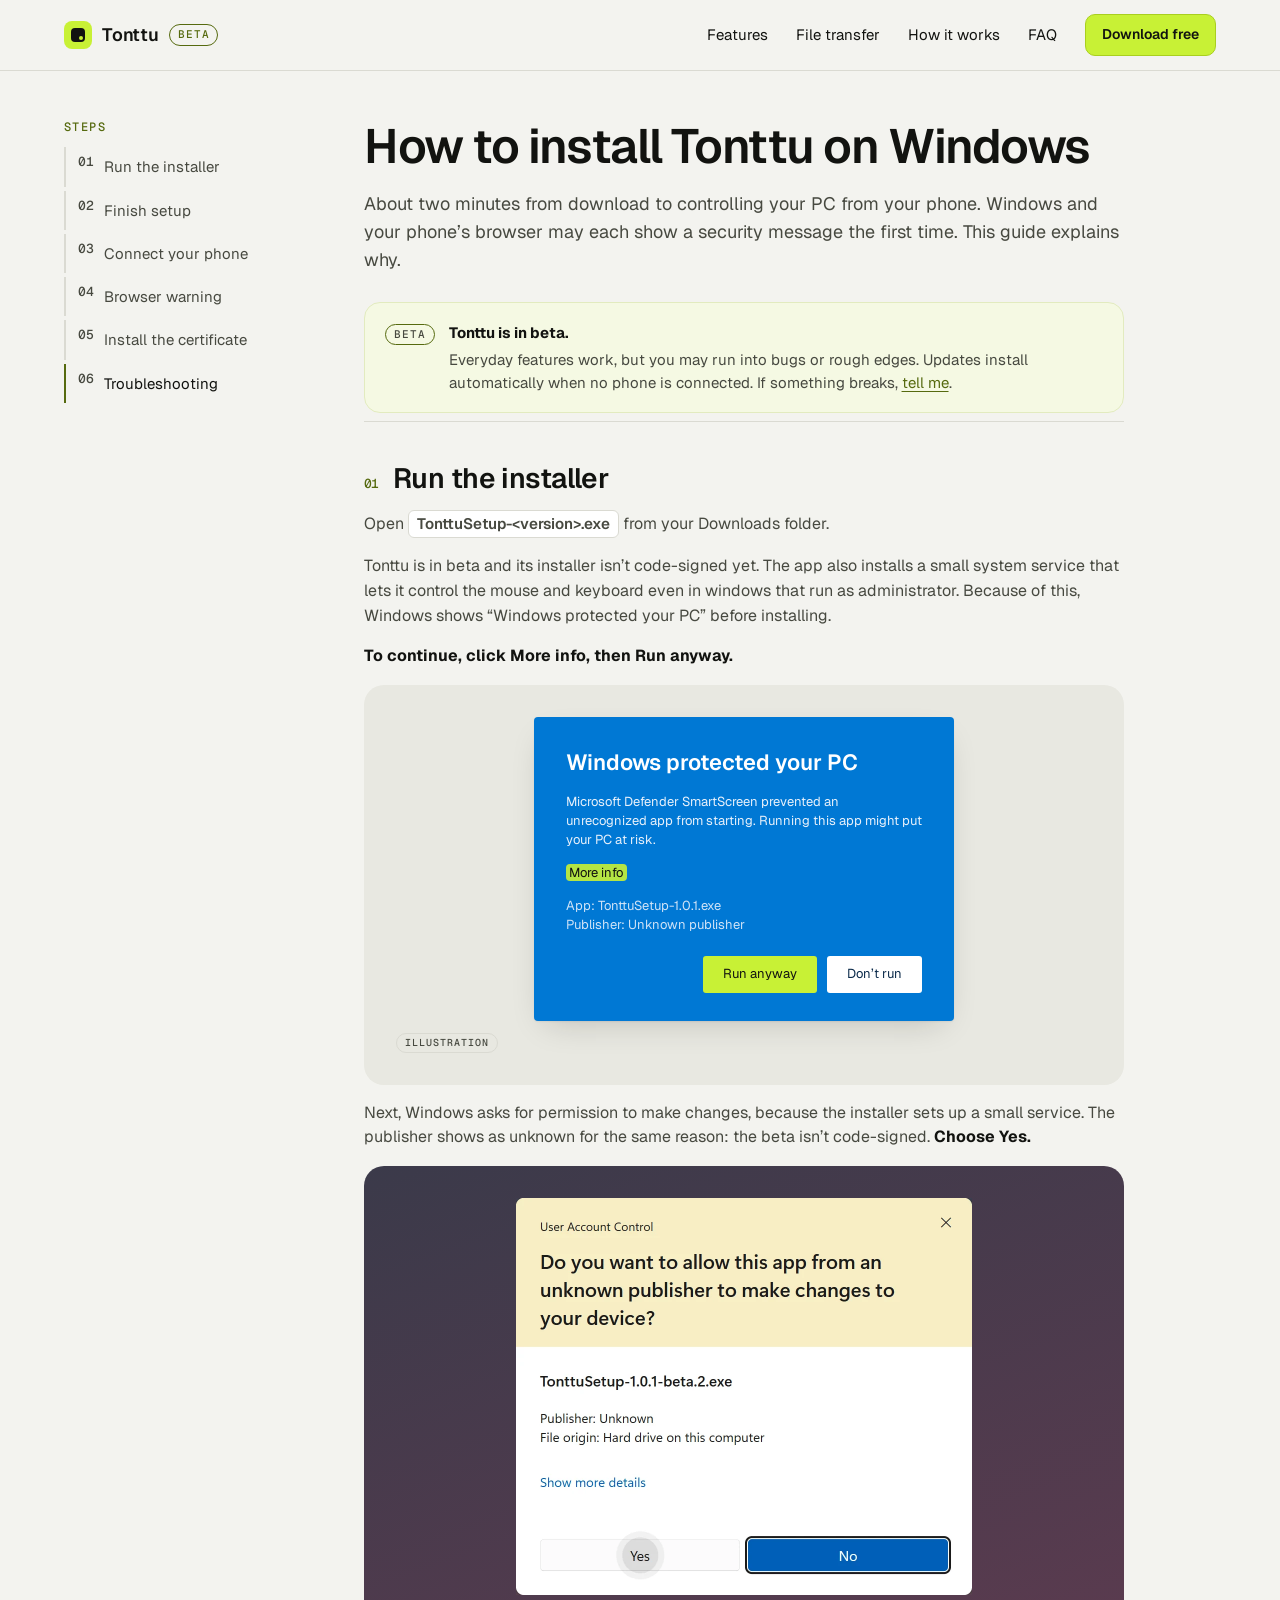
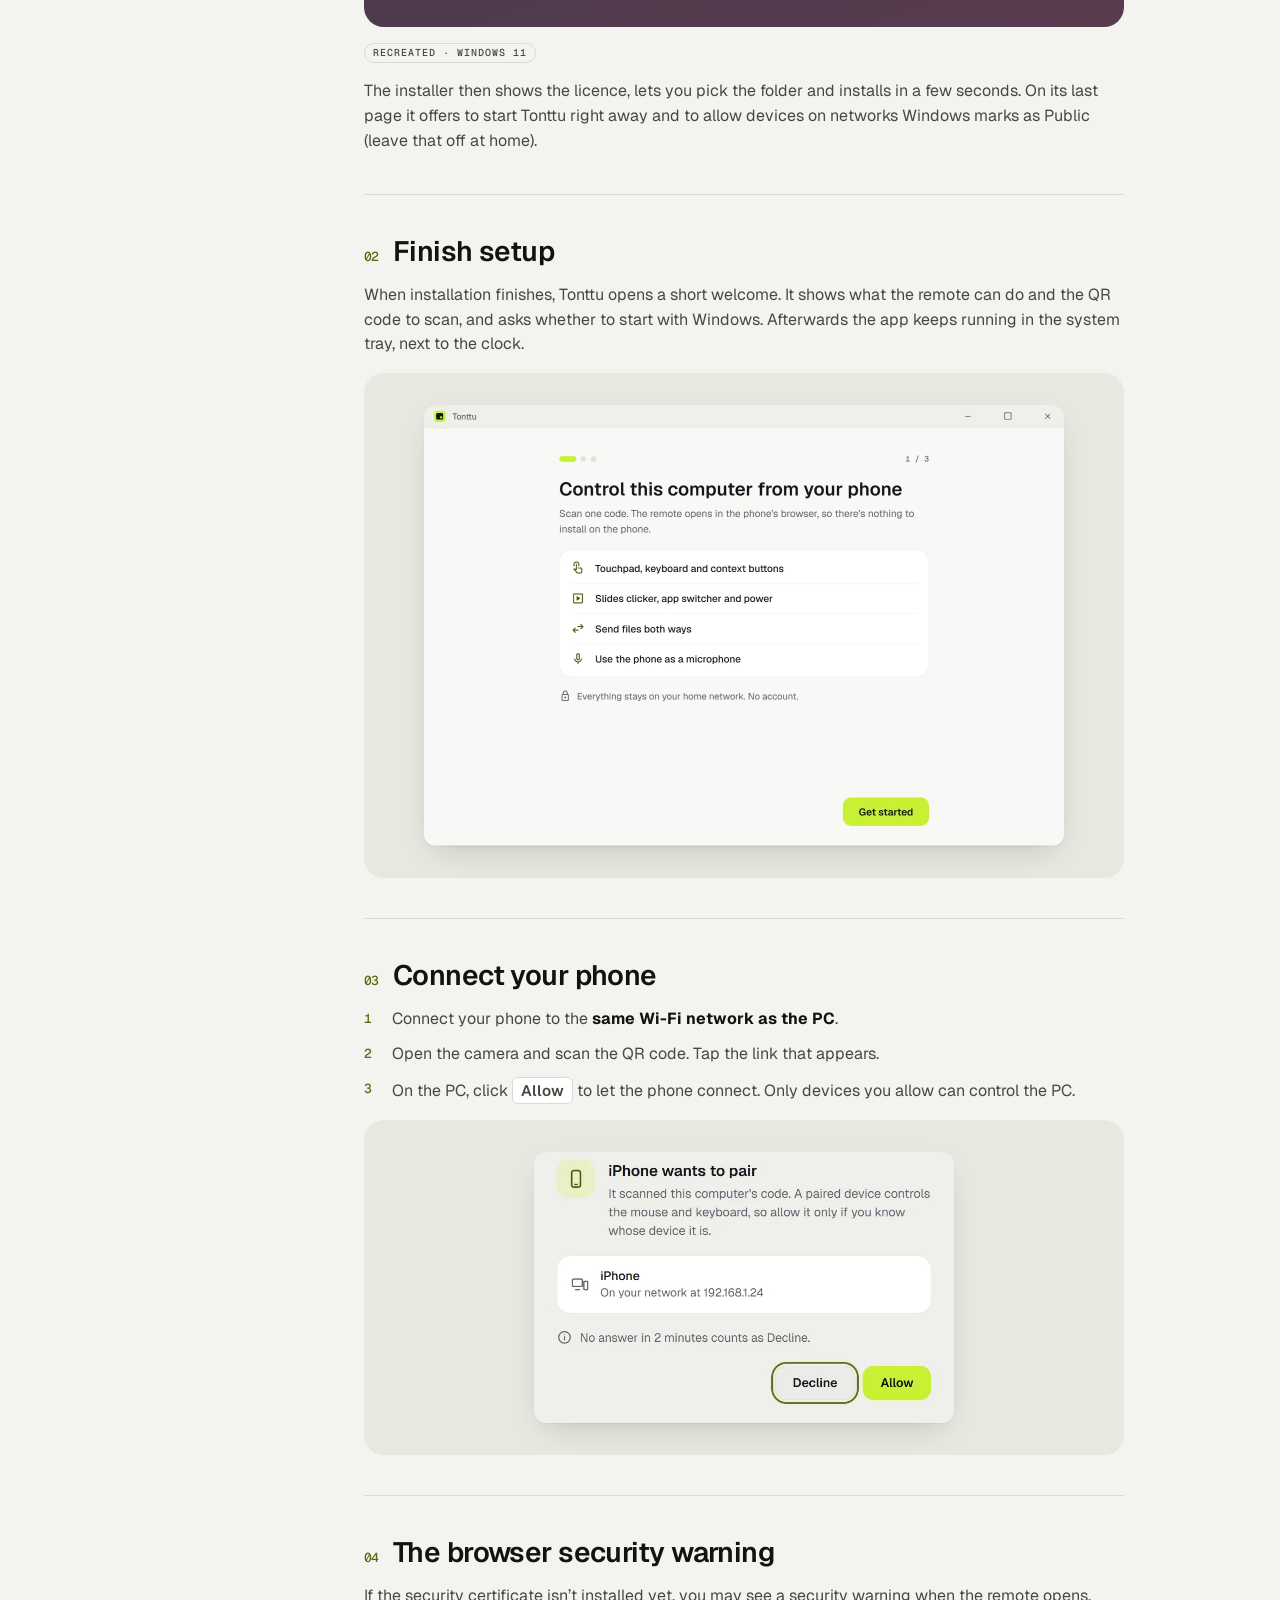
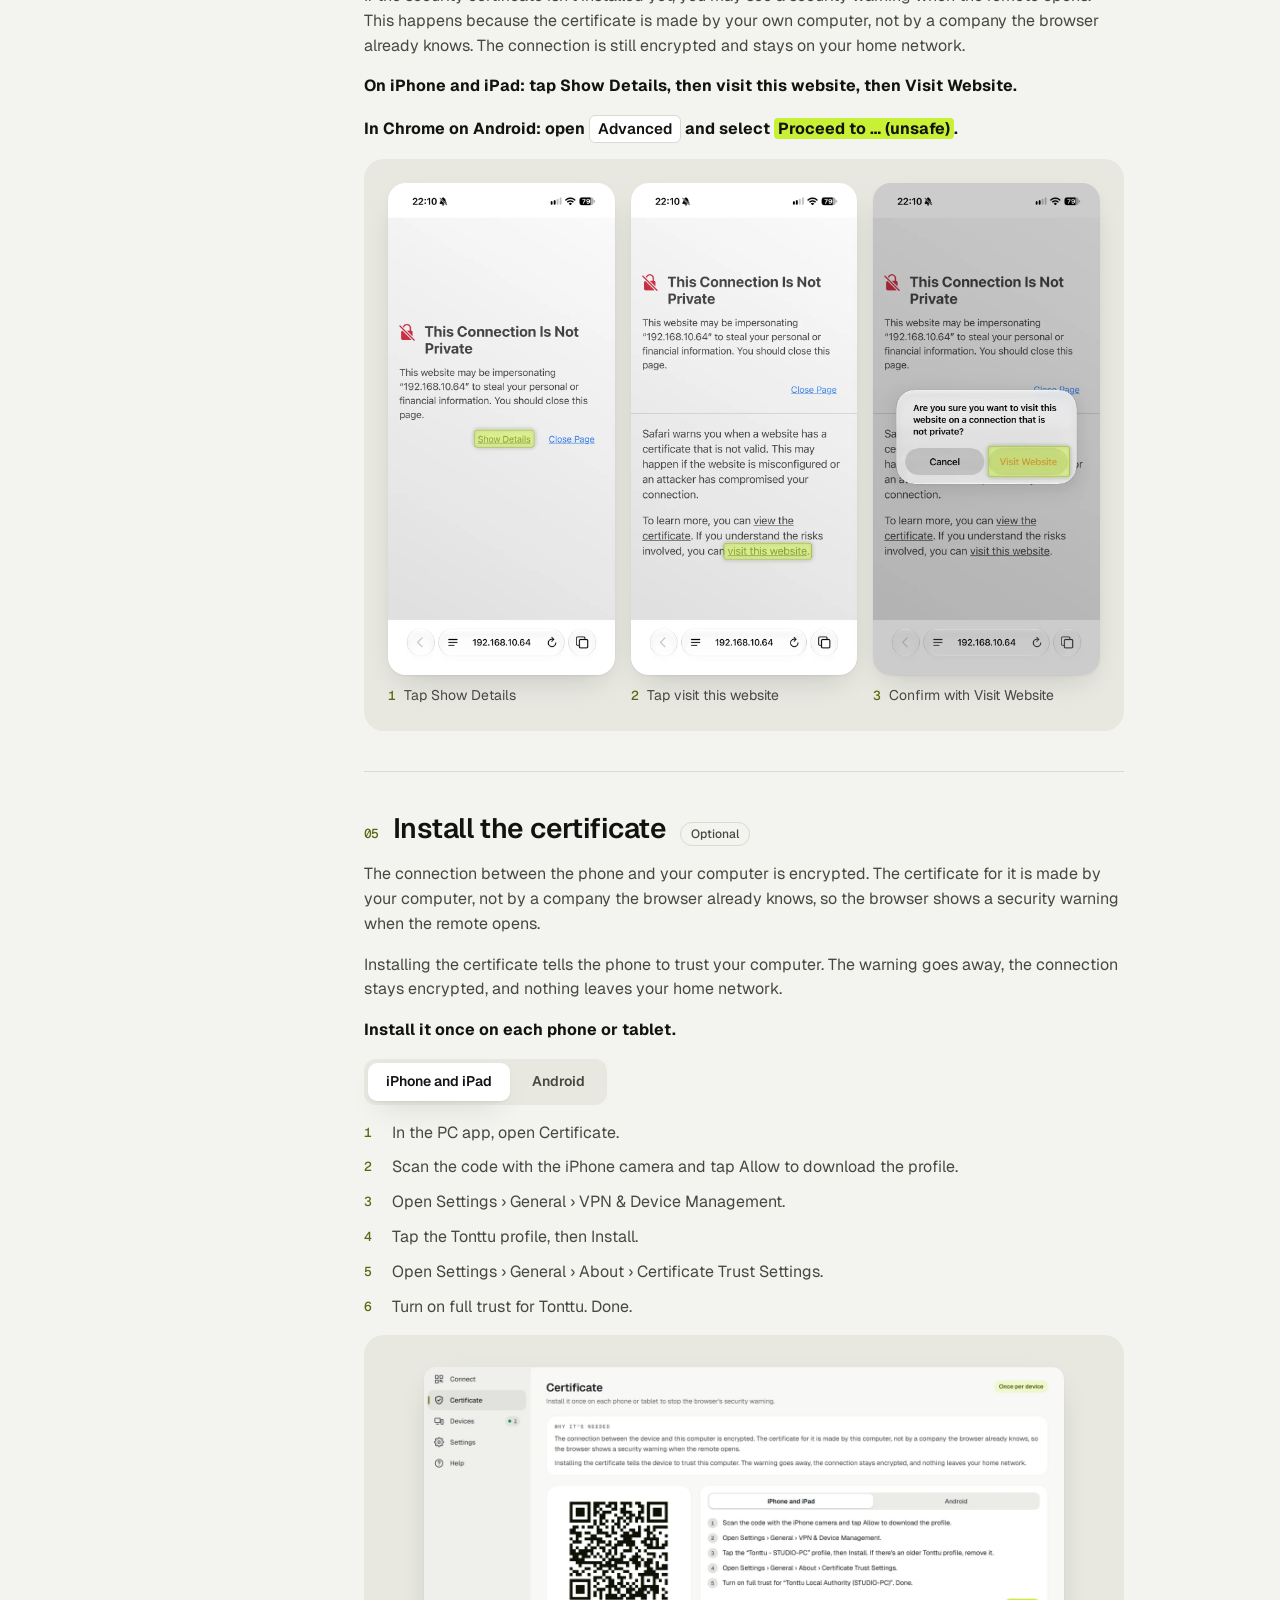
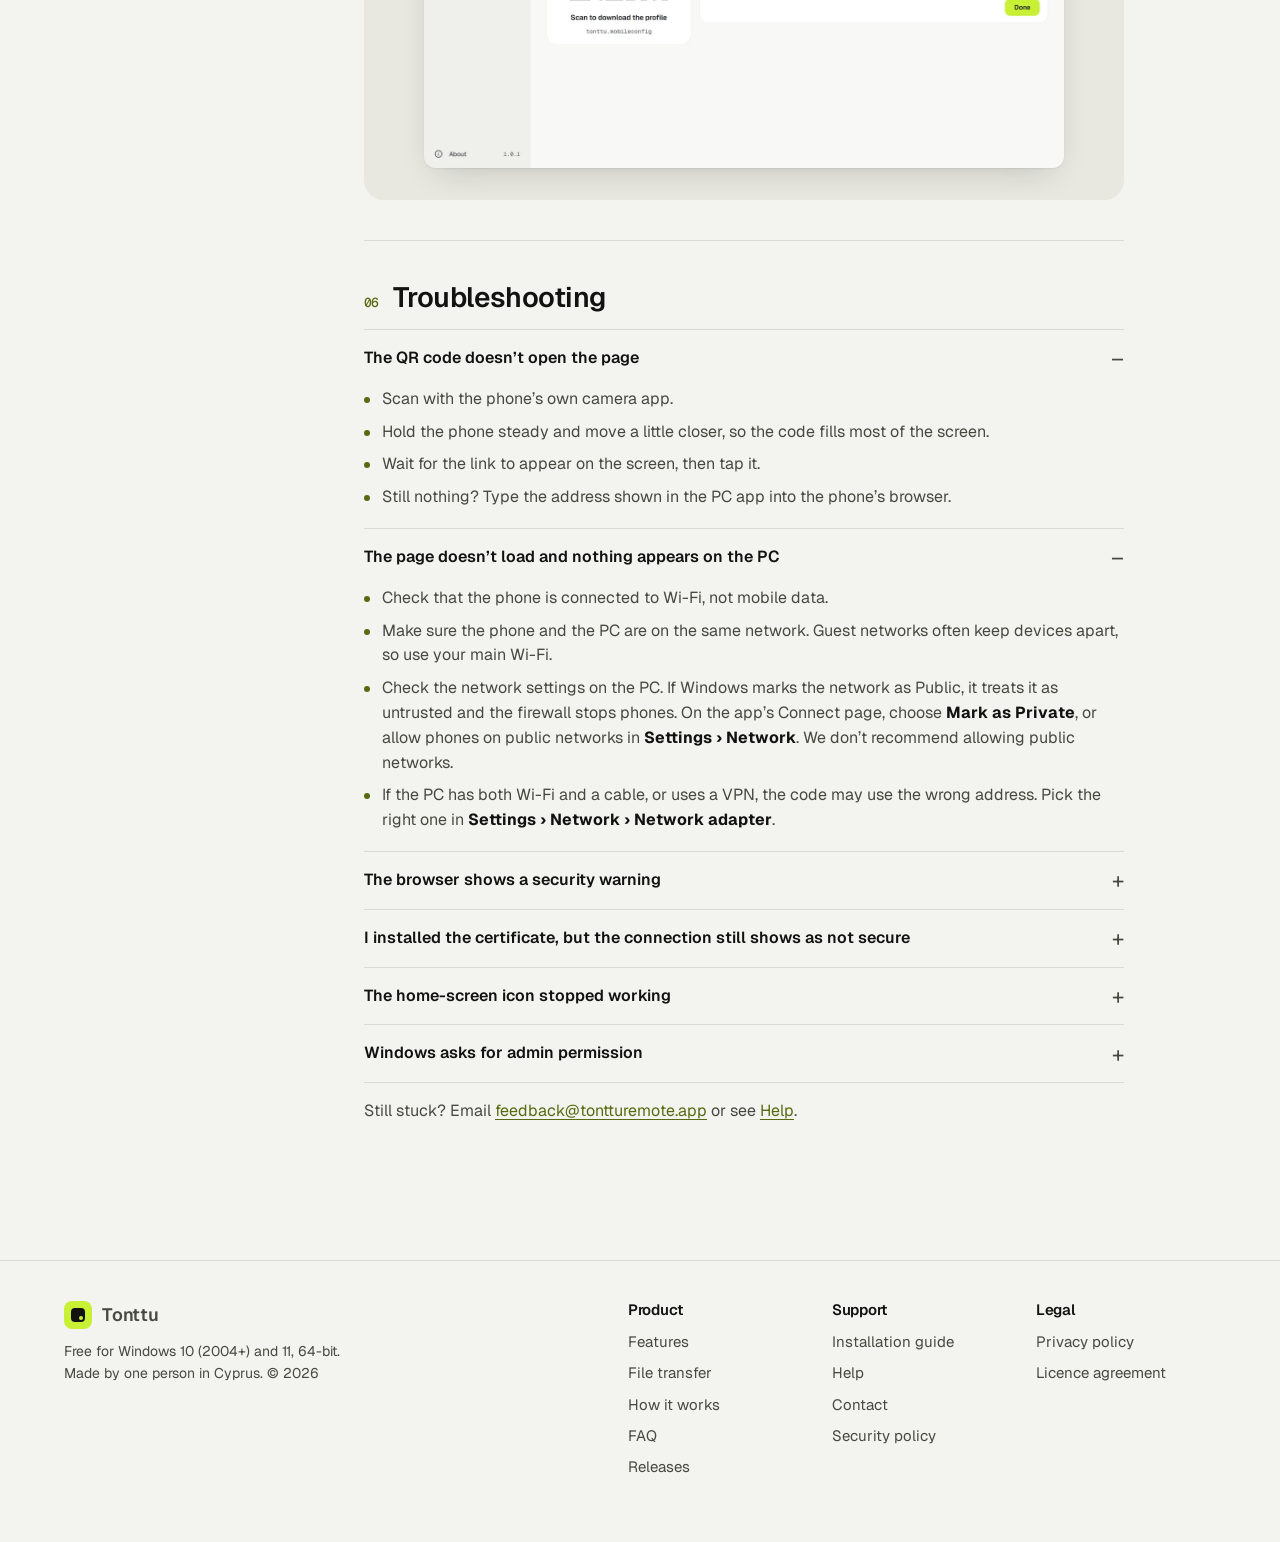
<file: install/index.html>
<!doctype html>
<html lang="en" data-releases="https://github.com/vlinkevych/TonttuRemote/releases">
<head>
<meta charset="utf-8">
<meta name="viewport" content="width=device-width, initial-scale=1">
<meta name="color-scheme" content="light dark">
<meta name="theme-color" content="#F3F3EF" media="(prefers-color-scheme: light)">
<meta name="theme-color" content="#0A0B0D" media="(prefers-color-scheme: dark)">
<title>How to install Tonttu on Windows | Tonttu</title>
<meta name="description" content="Download, run the installer, scan the QR code, and what the Windows and browser security messages mean. About two minutes.">
<link rel="canonical" href="https://tontturemote.app/install">
<meta property="og:title" content="How to install Tonttu on Windows | Tonttu">
<meta property="og:description" content="Download, run the installer, scan the QR code, and what the Windows and browser security messages mean. About two minutes.">
<meta property="og:url" content="https://tontturemote.app/install">
<meta property="og:type" content="website">
<meta property="og:image" content="https://tontturemote.app/assets/img/pc-connect-light.webp">
<link rel="icon" href="/favicon.ico" sizes="any">
<link rel="icon" href="/favicon-32.png" type="image/png" sizes="32x32">
<link rel="apple-touch-icon" href="/favicon.png">
<link rel="stylesheet" href="/desktop/fonts.css">
<link rel="stylesheet" href="/assets/site.css">
</head>
<body>
<header class="site-header">
  <div class="wrap">
    <div class="brand-group"><a class="brand" href="/"><span class="logo"><i></i></span><b>Tonttu</b></a>
    <a class="beta" href="https://github.com/vlinkevych/TonttuRemote/releases" title="Tonttu is in beta. See the release notes.">BETA</a></div>
    <button class="nav-toggle" type="button" aria-label="Menu" aria-expanded="false">☰</button>
    <nav class="site-nav" aria-label="Site">
      <a href="/#features">Features</a>
      <a href="/#files">File transfer</a>
      <a href="/#how">How it works</a>
      <a href="/#faq">FAQ</a>
      <a class="btn primary small" href="https://github.com/vlinkevych/TonttuRemote/releases/latest" data-dl-link data-umami-event="download" data-umami-event-place="header">Download free</a>
    </nav>
  </div>
</header>
<main>
<div class="guide wrap">
  <nav class="toc" aria-label="Steps">
    <span class="eyebrow">Steps</span>
    <a href="#i1"><span class="num">01</span>Run the installer</a>
    <a href="#i2"><span class="num">02</span>Finish setup</a>
    <a href="#i3"><span class="num">03</span>Connect your phone</a>
    <a href="#i4"><span class="num">04</span>Browser warning</a>
    <a href="#i5"><span class="num">05</span>Install the certificate</a>
    <a href="#i6"><span class="num">06</span>Troubleshooting</a>
  </nav>
  <div class="guide-main">
    <div class="dl-banner" role="status">
      <div><b>Your download has started.</b><small>TonttuSetup <span data-dl-version></span> · free · Windows 10 (2004+) and 11, 64-bit</small></div>
      <a href="https://github.com/vlinkevych/TonttuRemote/releases/latest" data-dl-link data-umami-event="download" data-umami-event-place="retry">Download didn’t start? Try again</a>
    </div>
    <h1>How to install Tonttu on Windows</h1>
    <p class="lead">About two minutes from download to controlling your PC from your phone. Windows and your phone’s browser may each show a security message the first time. This guide explains why.</p>
    <div class="beta-note"><span class="beta">BETA</span><div><b>Tonttu is in beta.</b><span>Everyday features work, but you may run into bugs or rough edges. Updates install automatically when no phone is connected. If something breaks, <a href="/contact">tell me</a>.</span></div></div>

    <section class="gstep" id="i1">
      <h2><span class="num">01</span>Run the installer</h2>
      <p>Open <span class="key">TonttuSetup-&lt;version&gt;.exe</span> from your Downloads folder.</p>
      <p>Tonttu is in beta and its installer isn’t code-signed yet. The app also installs a small system service that lets it control the mouse and keyboard even in windows that run as administrator. Because of this, Windows shows “Windows protected your PC” before installing.</p>
      <p><strong>To continue, click More info, then Run anyway.</strong></p>
      <div class="figure" style="flex-direction:column;align-items:center;gap:12px">
        <div class="smartscreen" role="img" aria-label="The Windows protected your PC message, with More info and then Run anyway">
          <div class="ss-title">Windows protected your PC</div>
          <p>Microsoft Defender SmartScreen prevented an unrecognized app from starting. Running this app might put your PC at risk.</p>
          <p class="ss-link"><span class="mark">More info</span></p>
          <p class="ss-app">App: TonttuSetup-1.0.1.exe<br>Publisher: Unknown publisher</p>
          <div class="ss-buttons"><span class="ss-btn mark">Run anyway</span><span class="ss-btn ss-primary">Don’t run</span></div>
        </div>
        <span class="provisional">ILLUSTRATION</span>
      </div>
      <p>Next, Windows asks for permission to make changes, because the installer sets up a small service. The publisher shows as unknown for the same reason: the beta isn’t code-signed. <strong>Choose Yes.</strong></p>
      <div class="figure uac">
        <picture><source srcset="/assets/img/uac-dark.webp" media="(prefers-color-scheme: dark)"><img src="/assets/img/uac-light.webp" width="912" height="794" alt="Windows User Account Control: Do you want to allow this app from an unknown publisher to make changes to your device? Yes or No" loading="lazy" style="max-width:456px;box-shadow:none;border-radius:0"></picture>
      </div>
      <span class="provisional">RECREATED · WINDOWS 11</span>
      <p>The installer then shows the licence, lets you pick the folder and installs in a few seconds. On its last page it offers to start Tonttu right away and to allow devices on networks Windows marks as Public (leave that off at home).</p>
    </section>

    <section class="gstep" id="i2">
      <h2><span class="num">02</span>Finish setup</h2>
      <p>When installation finishes, Tonttu opens a short welcome. It shows what the remote can do and the QR code to scan, and asks whether to start with Windows. Afterwards the app keeps running in the system tray, next to the clock.</p>
      <div class="figure pc">
        <picture><source srcset="/assets/img/pc-welcome-dark.webp" media="(prefers-color-scheme: dark)"><img src="/assets/img/pc-welcome-light.webp" width="1280" height="882" alt="The welcome window of the PC app: what the remote does, then the QR code and the start-with-Windows choice (design mock-up)" loading="lazy"></picture>
      </div>
    </section>

    <section class="gstep" id="i3">
      <h2><span class="num">03</span>Connect your phone</h2>
      <ol class="nsteps">
        <li>Connect your phone to the <strong>same Wi-Fi network as the PC</strong>.</li>
        <li>Open the camera and scan the QR code. Tap the link that appears.</li>
        <li>On the PC, click <span class="key">Allow</span> to let the phone connect. Only devices you allow can control the PC.</li>
      </ol>
      <div class="figure">
        <picture><source srcset="/assets/img/pc-dialog-pair-dark.webp" media="(prefers-color-scheme: dark)"><img class="dialog" src="/assets/img/pc-dialog-pair-light.webp" width="772" height="497" alt="The Allow a new device dialog on the PC" loading="lazy"></picture>
      </div>
    </section>

    <section class="gstep" id="i4">
      <h2><span class="num">04</span>The browser security warning</h2>
      <p>If the security certificate isn’t installed yet, you may see a security warning when the remote opens. This happens because the certificate is made by your own computer, not by a company the browser already knows. The connection is still encrypted and stays on your home network.</p>
      <p><strong>On iPhone and iPad: tap Show Details, then visit this website, then Visit Website.</strong></p>
      <p><strong>In Chrome on Android: open <span class="key">Advanced</span> and select <span class="mark">Proceed to … (unsafe)</span>.</strong></p>
      <div class="warn-steps">
        <figure><img src="/assets/img/safari-1.webp" width="720" height="1565" alt="Safari: This Connection Is Not Private, with Show Details marked" loading="lazy"><figcaption><span class="num">1</span>Tap Show Details</figcaption></figure>
        <figure><img src="/assets/img/safari-2.webp" width="720" height="1565" alt="The details text, with the visit this website link marked" loading="lazy"><figcaption><span class="num">2</span>Tap visit this website</figcaption></figure>
        <figure><img src="/assets/img/safari-3.webp" width="720" height="1565" alt="The confirmation sheet, with Visit Website marked" loading="lazy"><figcaption><span class="num">3</span>Confirm with Visit Website</figcaption></figure>
      </div>
    </section>

    <section class="gstep" id="i5">
      <h2><span class="num">05</span>Install the certificate <span class="tag">Optional</span></h2>
      <p>The connection between the phone and your computer is encrypted. The certificate for it is made by your computer, not by a company the browser already knows, so the browser shows a security warning when the remote opens.</p>
      <p>Installing the certificate tells the phone to trust your computer. The warning goes away, the connection stays encrypted, and nothing leaves your home network.</p>
      <p><strong>Install it once on each phone or tablet.</strong></p>
      <div class="seg" role="tablist" data-tabs="cert">
        <button type="button" class="on" role="tab" aria-selected="true" data-tab="ios">iPhone and iPad</button>
        <button type="button" role="tab" aria-selected="false" data-tab="android">Android</button>
      </div>
      <ol class="nsteps tabpane on" data-tabs="cert" data-tab="ios">
        <li>In the PC app, open Certificate.</li>
        <li>Scan the code with the iPhone camera and tap Allow to download the profile.</li>
        <li>Open Settings › General › VPN &amp; Device Management.</li>
        <li>Tap the Tonttu profile, then Install.</li>
        <li>Open Settings › General › About › Certificate Trust Settings.</li>
        <li>Turn on full trust for Tonttu. Done.</li>
      </ol>
      <div class="figure pc tabpane on" data-tabs="cert" data-tab="ios" style="flex-direction:row">
        <picture><source srcset="/assets/img/pc-certificate-dark.webp" media="(prefers-color-scheme: dark)"><img src="/assets/img/pc-certificate-light.webp" width="1400" height="876" alt="The Certificate page of the PC app: the code to scan and the iPhone steps" loading="lazy"></picture>
      </div>
      <ol class="nsteps tabpane" data-tabs="cert" data-tab="android">
        <li>In the PC app, open Certificate and choose Android.</li>
        <li>Scan the code with the camera. If the browser warns about the connection, tap Advanced, then Proceed; the certificate file downloads.</li>
        <li>Open Settings › Security &amp; privacy › More security settings › Encryption &amp; credentials. On Samsung phones: Security and privacy › Other security settings.</li>
        <li>Tap Install a certificate › CA certificate, confirm Install anyway, and pick the downloaded file from Downloads.</li>
        <li>Done. Android may show a “network may be monitored” note: that is its standard message for any certificate you add yourself. Works in Chrome and Samsung Internet; Firefox on Android ignores certificates you add yourself.</li>
      </ol>
      <div class="figure pc tabpane" data-tabs="cert" data-tab="android" style="flex-direction:row">
        <picture><source srcset="/assets/img/pc-certificate-android-dark.webp" media="(prefers-color-scheme: dark)"><img src="/assets/img/pc-certificate-android-light.webp" width="1400" height="876" alt="The Certificate page of the PC app with the Android tab: the code to scan and the Android steps" loading="lazy"></picture>
      </div>
    </section>

    <section class="gstep" id="i6">
      <h2><span class="num">06</span>Troubleshooting</h2>
      <div class="trouble">
        <details open><summary>The QR code doesn’t open the page</summary><ul>
          <li>Scan with the phone’s own camera app.</li>
          <li>Hold the phone steady and move a little closer, so the code fills most of the screen.</li>
          <li>Wait for the link to appear on the screen, then tap it.</li>
          <li>Still nothing? Type the address shown in the PC app into the phone’s browser.</li>
        </ul></details>
        <details open><summary>The page doesn’t load and nothing appears on the PC</summary><ul>
          <li>Check that the phone is connected to Wi-Fi, not mobile data.</li>
          <li>Make sure the phone and the PC are on the same network. Guest networks often keep devices apart, so use your main Wi-Fi.</li>
          <li>Check the network settings on the PC. If Windows marks the network as Public, it treats it as untrusted and the firewall stops phones. On the app’s Connect page, choose <strong>Mark as Private</strong>, or allow phones on public networks in <strong>Settings › Network</strong>. We don’t recommend allowing public networks.</li>
          <li>If the PC has both Wi-Fi and a cable, or uses a VPN, the code may use the wrong address. Pick the right one in <strong>Settings › Network › Network adapter</strong>.</li>
        </ul></details>
        <details><summary>The browser shows a security warning</summary><ul>
          <li>This is expected until the certificate is installed. The connection is still encrypted and stays on your home network.</li>
          <li>To continue on iPhone or iPad: Show Details, then visit this website, then Visit Website. In Chrome on Android, open Advanced and select Proceed to … (unsafe).</li>
          <li>To stop the warning for good, <a href="#i5">install the certificate</a>.</li>
        </ul></details>
        <details><summary>I installed the certificate, but the connection still shows as not secure</summary><ul>
          <li>On iPhone or iPad, make sure you finished every step. Installing the profile isn’t enough: turn on full trust in <strong>Settings › General › About › Certificate Trust Settings</strong>.</li>
          <li>Close the browser tab and scan the code again.</li>
          <li>If the PC’s network address has changed, the old certificate no longer matches. Install the new certificate from the app’s Certificate page.</li>
          <li>To stop the address from changing, give the PC a fixed address in your router’s settings. This is often called a DHCP reservation.</li>
        </ul></details>
        <details><summary>The home-screen icon stopped working</summary><ul>
          <li>An icon added to the home screen only connects while the phone trusts the certificate: unlike the browser, it has no “continue anyway” button. With the certificate removed, or its trust turned off, the icon opens a blank page.</li>
          <li>Install the certificate again from the app’s Certificate page, or open the remote in the browser instead: scan the code, continue past the warning, and use it there.</li>
          <li>On iPhone, a link to a site that has a home-screen icon may open in that icon rather than in Safari. Then open Safari yourself and type the address shown in the PC app.</li>
        </ul></details>
        <details><summary>Windows asks for admin permission</summary><ul>
          <li>Only during installation, so the app can set up its service and let phones through the Windows firewall. After that it starts quietly when you sign in.</li>
        </ul></details>
      </div>
      <p>Still stuck? Email <a href="mailto:feedback@tontturemote.app">feedback@tontturemote.app</a> or see <a href="/help">Help</a>.</p>
    </section>
  </div>
</div>

</main>
<footer class="site-footer">
  <div class="wrap">
    <div class="brand-col">
      <a class="brand" href="/"><span class="logo"><i></i></span><b>Tonttu</b></a>
      <p>Free for Windows 10 (2004+) and 11, 64-bit.<br>Made by one person in Cyprus. © 2026</p>
    </div>
    <div><h4>Product</h4><ul><li><a href="/#features">Features</a></li><li><a href="/#files">File transfer</a></li><li><a href="/#how">How it works</a></li><li><a href="/#faq">FAQ</a></li><li><a href="https://github.com/vlinkevych/TonttuRemote/releases" data-umami-event="releases-link">Releases</a></li></ul></div>
    <div><h4>Support</h4><ul><li><a href="/install">Installation guide</a></li><li><a href="/help" data-umami-event="help-link" data-umami-event-place="footer">Help</a></li><li><a href="/contact">Contact</a></li><li><a href="https://github.com/vlinkevych/TonttuRemote/blob/main/SECURITY.md">Security policy</a></li></ul></div>
    <div><h4>Legal</h4><ul><li><a href="/privacy">Privacy policy</a></li><li><a href="/licence">Licence agreement</a></li></ul></div>
  </div>
</footer>
<script src="/assets/site.js" defer></script>
<script defer src="https://cloud.umami.is/script.js" data-website-id="32d2120d-4cc9-4973-89ec-30688e7f0bb3" data-domains="tontturemote.app"></script>

</body>
</html>
</file>
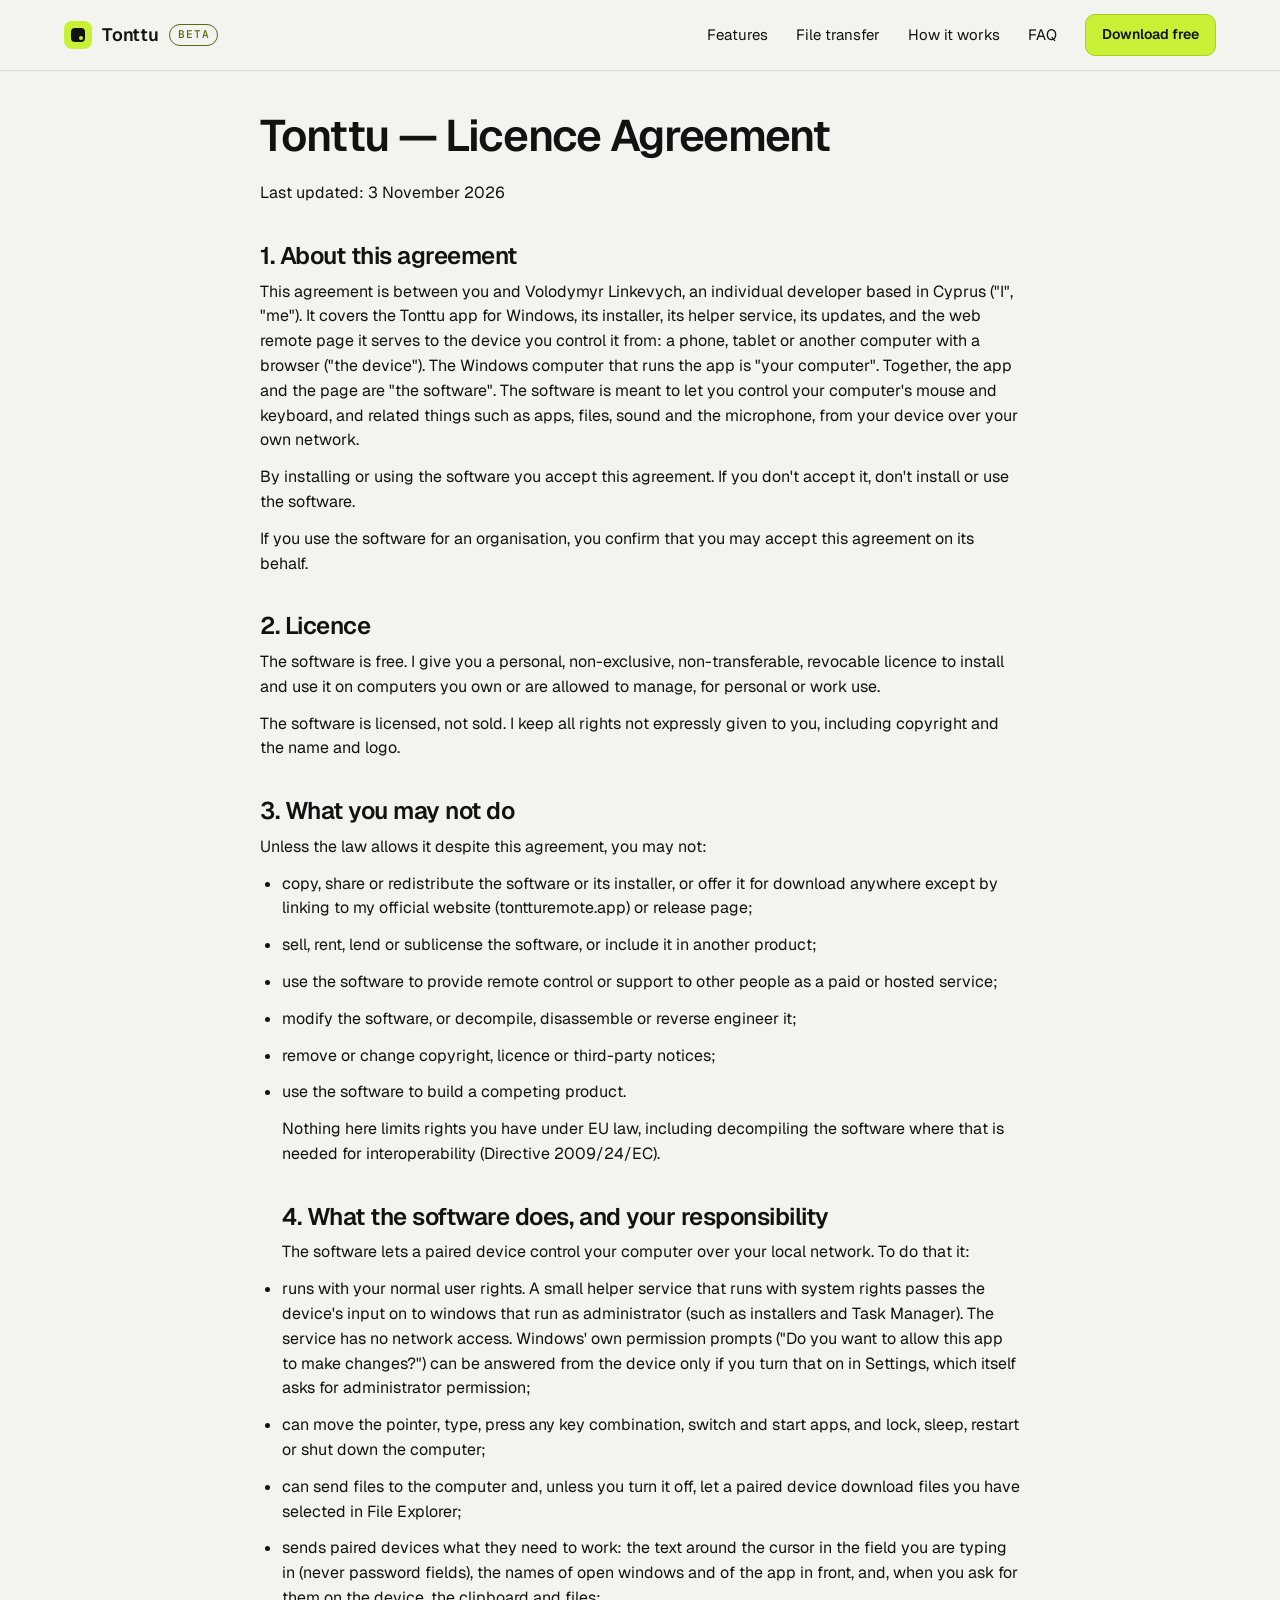
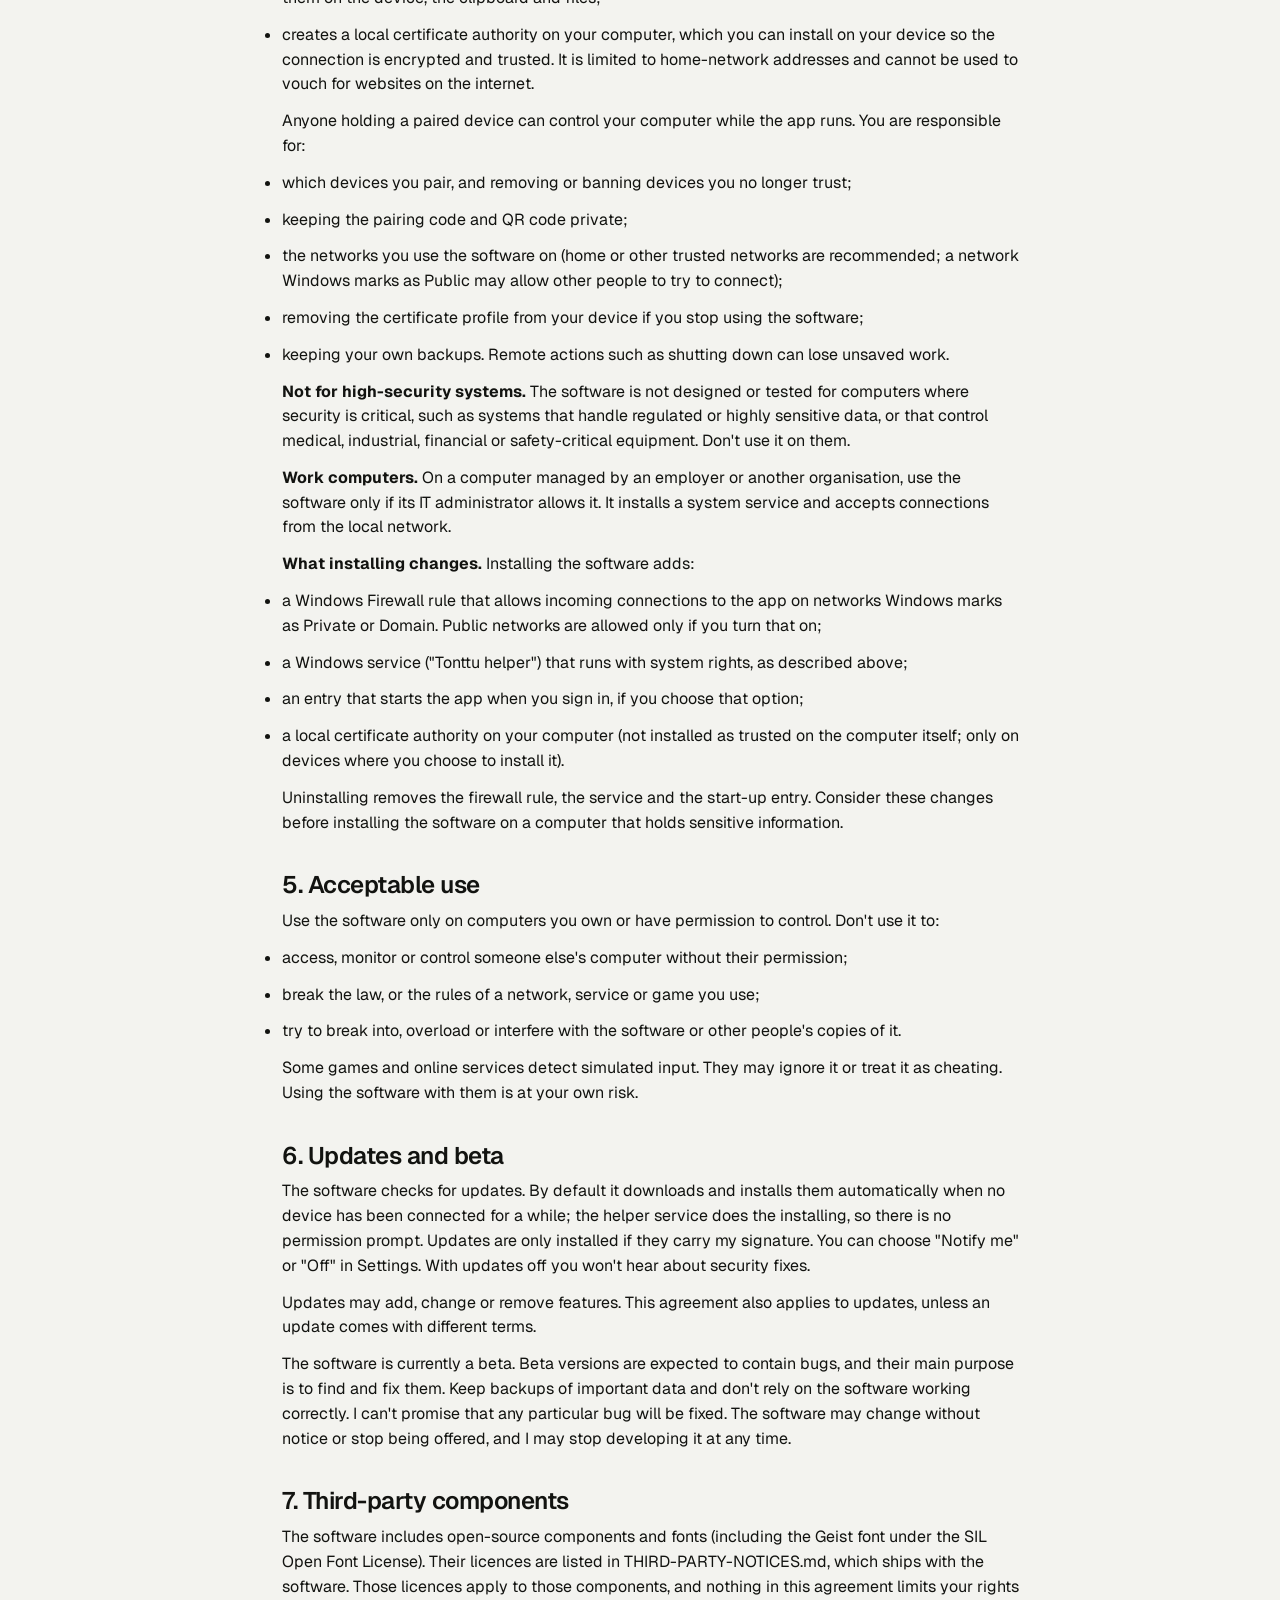
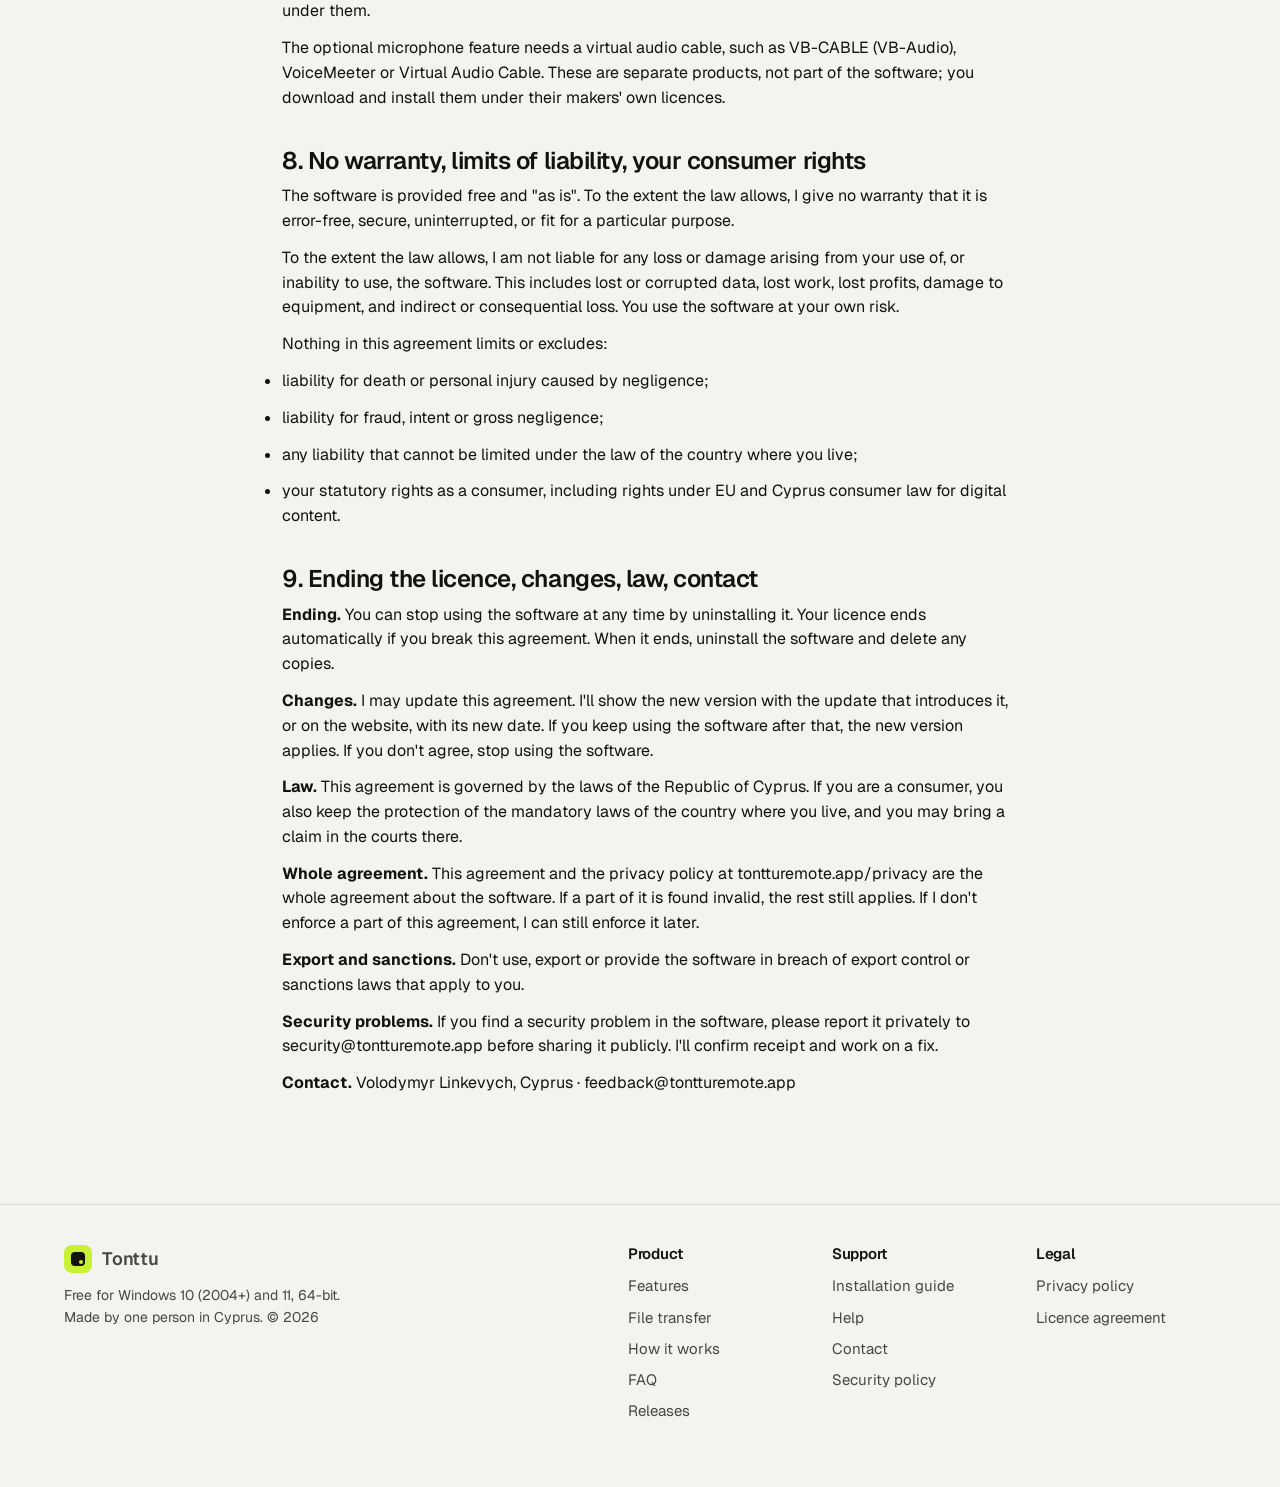
<file: licence/index.html>
<!doctype html>
<html lang="en" data-releases="https://github.com/vlinkevych/TonttuRemote/releases">
<head>
<meta charset="utf-8">
<meta name="viewport" content="width=device-width, initial-scale=1">
<meta name="color-scheme" content="light dark">
<meta name="theme-color" content="#F3F3EF" media="(prefers-color-scheme: light)">
<meta name="theme-color" content="#0A0B0D" media="(prefers-color-scheme: dark)">
<title>Licence agreement | Tonttu</title>
<meta name="description" content="The terms under which Tonttu is provided.">
<link rel="canonical" href="https://tontturemote.app/licence">
<meta property="og:title" content="Licence agreement | Tonttu">
<meta property="og:description" content="The terms under which Tonttu is provided.">
<meta property="og:url" content="https://tontturemote.app/licence">
<meta property="og:type" content="website">
<meta property="og:image" content="https://tontturemote.app/assets/img/pc-connect-light.webp">
<link rel="icon" href="/favicon.ico" sizes="any">
<link rel="icon" href="/favicon-32.png" type="image/png" sizes="32x32">
<link rel="apple-touch-icon" href="/favicon.png">
<link rel="stylesheet" href="/desktop/fonts.css">
<link rel="stylesheet" href="/assets/site.css">
</head>
<body>
<header class="site-header">
  <div class="wrap">
    <div class="brand-group"><a class="brand" href="/"><span class="logo"><i></i></span><b>Tonttu</b></a>
    <a class="beta" href="https://github.com/vlinkevych/TonttuRemote/releases" title="Tonttu is in beta. See the release notes.">BETA</a></div>
    <button class="nav-toggle" type="button" aria-label="Menu" aria-expanded="false">☰</button>
    <nav class="site-nav" aria-label="Site">
      <a href="/#features">Features</a>
      <a href="/#files">File transfer</a>
      <a href="/#how">How it works</a>
      <a href="/#faq">FAQ</a>
      <a class="btn primary small" href="https://github.com/vlinkevych/TonttuRemote/releases/latest" data-dl-link data-umami-event="download" data-umami-event-place="header">Download free</a>
    </nav>
  </div>
</header>
<main>
<div class="doc wrap"><h1>Tonttu — Licence Agreement</h1>
<p>Last updated: 3 November 2026</p>
<h2>1. About this agreement</h2>
<p>This agreement is between you and Volodymyr Linkevych, an individual developer based in Cyprus (&quot;I&quot;, &quot;me&quot;). It covers the Tonttu app for Windows, its installer, its helper service, its updates, and the web remote page it serves to the device you control it from: a phone, tablet or another computer with a browser (&quot;the device&quot;). The Windows computer that runs the app is &quot;your computer&quot;. Together, the app and the page are &quot;the software&quot;. The software is meant to let you control your computer&#39;s mouse and keyboard, and related things such as apps, files, sound and the microphone, from your device over your own network.</p>
<p>By installing or using the software you accept this agreement. If you don&#39;t accept it, don&#39;t install or use the software.</p>
<p>If you use the software for an organisation, you confirm that you may accept this agreement on its behalf.</p>
<h2>2. Licence</h2>
<p>The software is free. I give you a personal, non-exclusive, non-transferable, revocable licence to install and use it on computers you own or are allowed to manage, for personal or work use.</p>
<p>The software is licensed, not sold. I keep all rights not expressly given to you, including copyright and the name and logo.</p>
<h2>3. What you may not do</h2>
<p>Unless the law allows it despite this agreement, you may not:</p>
<ul>
<li>copy, share or redistribute the software or its installer, or offer it for download anywhere except by linking to my official website (tontturemote.app) or release page;</li>
<li>sell, rent, lend or sublicense the software, or include it in another product;</li>
<li>use the software to provide remote control or support to other people as a paid or hosted service;</li>
<li>modify the software, or decompile, disassemble or reverse engineer it;</li>
<li>remove or change copyright, licence or third-party notices;</li>
<li>use the software to build a competing product.</li>
<p>Nothing here limits rights you have under EU law, including decompiling the software where that is needed for interoperability (Directive 2009/24/EC).</p>
<h2>4. What the software does, and your responsibility</h2>
<p>The software lets a paired device control your computer over your local network. To do that it:</p>
<li>runs with your normal user rights. A small helper service that runs with system rights passes the device&#39;s input on to windows that run as administrator (such as installers and Task Manager). The service has no network access. Windows&#39; own permission prompts (&quot;Do you want to allow this app to make changes?&quot;) can be answered from the device only if you turn that on in Settings, which itself asks for administrator permission;</li>
<li>can move the pointer, type, press any key combination, switch and start apps, and lock, sleep, restart or shut down the computer;</li>
<li>can send files to the computer and, unless you turn it off, let a paired device download files you have selected in File Explorer;</li>
<li>sends paired devices what they need to work: the text around the cursor in the field you are typing in (never password fields), the names of open windows and of the app in front, and, when you ask for them on the device, the clipboard and files;</li>
<li>creates a local certificate authority on your computer, which you can install on your device so the connection is encrypted and trusted. It is limited to home-network addresses and cannot be used to vouch for websites on the internet.</li>
<p>Anyone holding a paired device can control your computer while the app runs. You are responsible for:</p>
<li>which devices you pair, and removing or banning devices you no longer trust;</li>
<li>keeping the pairing code and QR code private;</li>
<li>the networks you use the software on (home or other trusted networks are recommended; a network Windows marks as Public may allow other people to try to connect);</li>
<li>removing the certificate profile from your device if you stop using the software;</li>
<li>keeping your own backups. Remote actions such as shutting down can lose unsaved work.</li>
<p><strong>Not for high-security systems.</strong> The software is not designed or tested for computers where security is critical, such as systems that handle regulated or highly sensitive data, or that control medical, industrial, financial or safety-critical equipment. Don&#39;t use it on them.</p>
<p><strong>Work computers.</strong> On a computer managed by an employer or another organisation, use the software only if its IT administrator allows it. It installs a system service and accepts connections from the local network.</p>
<p><strong>What installing changes.</strong> Installing the software adds:</p>
<li>a Windows Firewall rule that allows incoming connections to the app on networks Windows marks as Private or Domain. Public networks are allowed only if you turn that on;</li>
<li>a Windows service (&quot;Tonttu helper&quot;) that runs with system rights, as described above;</li>
<li>an entry that starts the app when you sign in, if you choose that option;</li>
<li>a local certificate authority on your computer (not installed as trusted on the computer itself; only on devices where you choose to install it).</li>
<p>Uninstalling removes the firewall rule, the service and the start-up entry. Consider these changes before installing the software on a computer that holds sensitive information.</p>
<h2>5. Acceptable use</h2>
<p>Use the software only on computers you own or have permission to control. Don&#39;t use it to:</p>
<li>access, monitor or control someone else&#39;s computer without their permission;</li>
<li>break the law, or the rules of a network, service or game you use;</li>
<li>try to break into, overload or interfere with the software or other people&#39;s copies of it.</li>
<p>Some games and online services detect simulated input. They may ignore it or treat it as cheating. Using the software with them is at your own risk.</p>
<h2>6. Updates and beta</h2>
<p>The software checks for updates. By default it downloads and installs them automatically when no device has been connected for a while; the helper service does the installing, so there is no permission prompt. Updates are only installed if they carry my signature. You can choose &quot;Notify me&quot; or &quot;Off&quot; in Settings. With updates off you won&#39;t hear about security fixes.</p>
<p>Updates may add, change or remove features. This agreement also applies to updates, unless an update comes with different terms.</p>
<p>The software is currently a beta. Beta versions are expected to contain bugs, and their main purpose is to find and fix them. Keep backups of important data and don&#39;t rely on the software working correctly. I can&#39;t promise that any particular bug will be fixed. The software may change without notice or stop being offered, and I may stop developing it at any time.</p>
<h2>7. Third-party components</h2>
<p>The software includes open-source components and fonts (including the Geist font under the SIL Open Font License). Their licences are listed in THIRD-PARTY-NOTICES.md, which ships with the software. Those licences apply to those components, and nothing in this agreement limits your rights under them.</p>
<p>The optional microphone feature needs a virtual audio cable, such as VB-CABLE (VB-Audio), VoiceMeeter or Virtual Audio Cable. These are separate products, not part of the software; you download and install them under their makers&#39; own licences.</p>
<h2>8. No warranty, limits of liability, your consumer rights</h2>
<p>The software is provided free and &quot;as is&quot;. To the extent the law allows, I give no warranty that it is error-free, secure, uninterrupted, or fit for a particular purpose.</p>
<p>To the extent the law allows, I am not liable for any loss or damage arising from your use of, or inability to use, the software. This includes lost or corrupted data, lost work, lost profits, damage to equipment, and indirect or consequential loss. You use the software at your own risk.</p>
<p>Nothing in this agreement limits or excludes:</p>
<li>liability for death or personal injury caused by negligence;</li>
<li>liability for fraud, intent or gross negligence;</li>
<li>any liability that cannot be limited under the law of the country where you live;</li>
<li>your statutory rights as a consumer, including rights under EU and Cyprus consumer law for digital content.</li>
<h2>9. Ending the licence, changes, law, contact</h2>
<p><strong>Ending.</strong> You can stop using the software at any time by uninstalling it. Your licence ends automatically if you break this agreement. When it ends, uninstall the software and delete any copies.</p>
<p><strong>Changes.</strong> I may update this agreement. I&#39;ll show the new version with the update that introduces it, or on the website, with its new date. If you keep using the software after that, the new version applies. If you don&#39;t agree, stop using the software.</p>
<p><strong>Law.</strong> This agreement is governed by the laws of the Republic of Cyprus. If you are a consumer, you also keep the protection of the mandatory laws of the country where you live, and you may bring a claim in the courts there.</p>
<p><strong>Whole agreement.</strong> This agreement and the privacy policy at tontturemote.app/privacy are the whole agreement about the software. If a part of it is found invalid, the rest still applies. If I don&#39;t enforce a part of this agreement, I can still enforce it later.</p>
<p><strong>Export and sanctions.</strong> Don&#39;t use, export or provide the software in breach of export control or sanctions laws that apply to you.</p>
<p><strong>Security problems.</strong> If you find a security problem in the software, please report it privately to security@tontturemote.app before sharing it publicly. I&#39;ll confirm receipt and work on a fix.</p>
<p><strong>Contact.</strong> Volodymyr Linkevych, Cyprus &#183; feedback@tontturemote.app</p>
</div>
</main>
<footer class="site-footer">
  <div class="wrap">
    <div class="brand-col">
      <a class="brand" href="/"><span class="logo"><i></i></span><b>Tonttu</b></a>
      <p>Free for Windows 10 (2004+) and 11, 64-bit.<br>Made by one person in Cyprus. © 2026</p>
    </div>
    <div><h4>Product</h4><ul><li><a href="/#features">Features</a></li><li><a href="/#files">File transfer</a></li><li><a href="/#how">How it works</a></li><li><a href="/#faq">FAQ</a></li><li><a href="https://github.com/vlinkevych/TonttuRemote/releases" data-umami-event="releases-link">Releases</a></li></ul></div>
    <div><h4>Support</h4><ul><li><a href="/install">Installation guide</a></li><li><a href="/help" data-umami-event="help-link" data-umami-event-place="footer">Help</a></li><li><a href="/contact">Contact</a></li><li><a href="https://github.com/vlinkevych/TonttuRemote/blob/main/SECURITY.md">Security policy</a></li></ul></div>
    <div><h4>Legal</h4><ul><li><a href="/privacy">Privacy policy</a></li><li><a href="/licence">Licence agreement</a></li></ul></div>
  </div>
</footer>
<script src="/assets/site.js" defer></script>
<script defer src="https://cloud.umami.is/script.js" data-website-id="32d2120d-4cc9-4973-89ec-30688e7f0bb3" data-domains="tontturemote.app"></script>

</body>
</html>
</file>
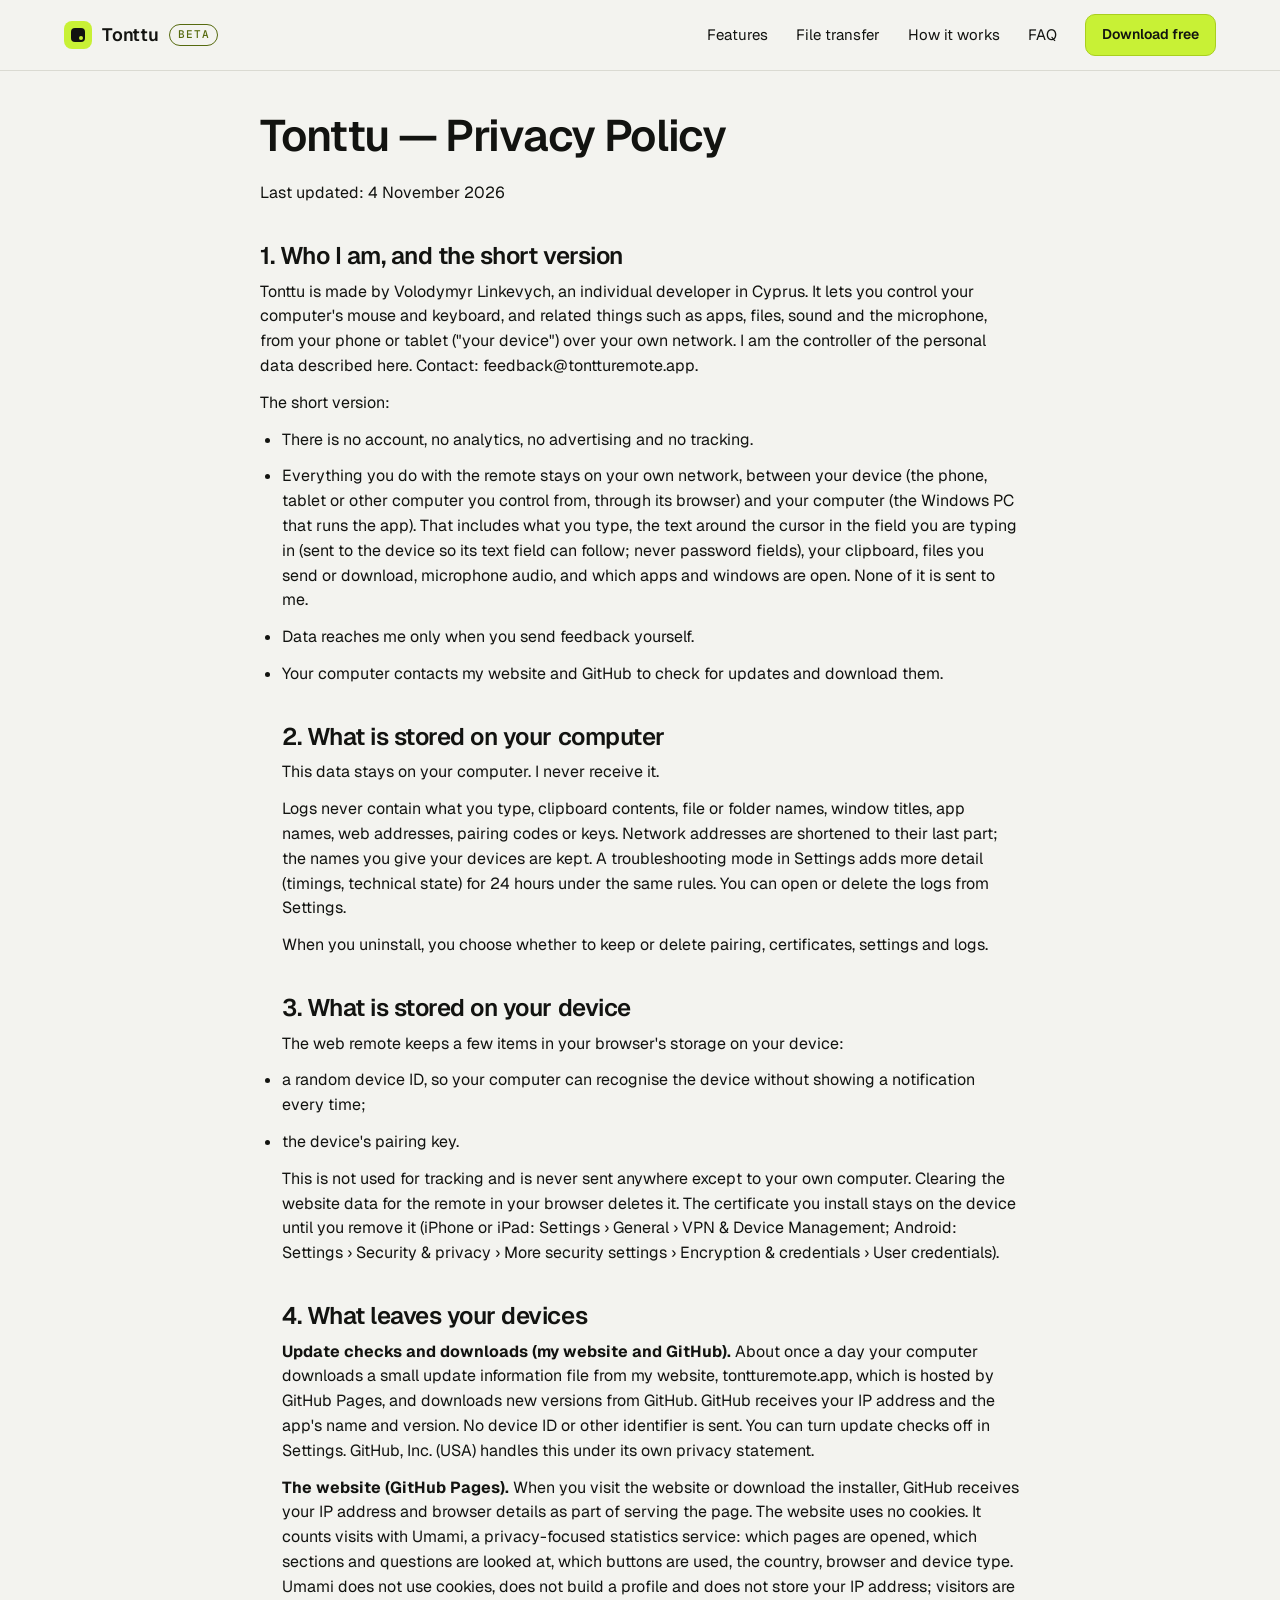
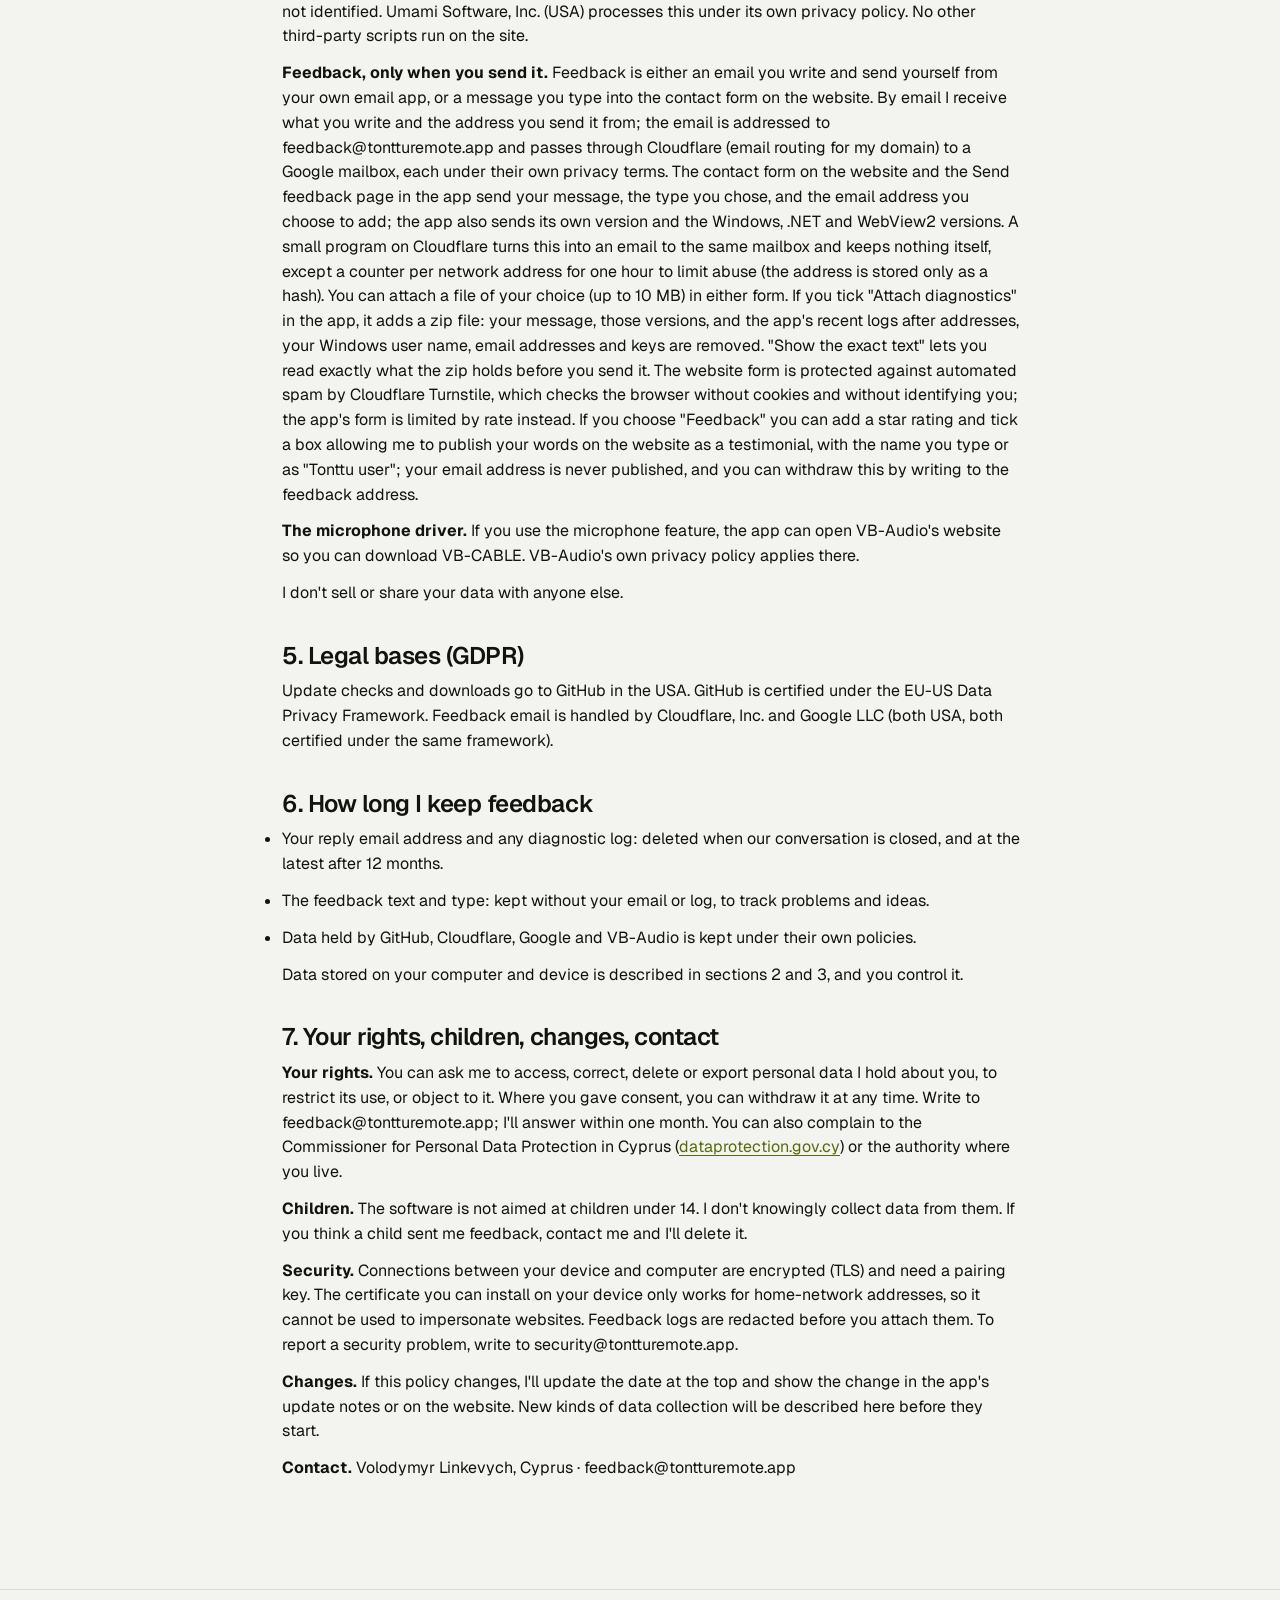
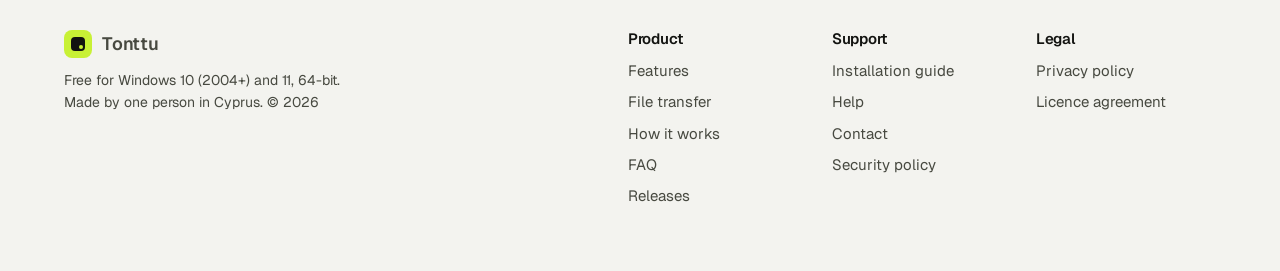
<file: privacy/index.html>
<!doctype html>
<html lang="en" data-releases="https://github.com/vlinkevych/TonttuRemote/releases">
<head>
<meta charset="utf-8">
<meta name="viewport" content="width=device-width, initial-scale=1">
<meta name="color-scheme" content="light dark">
<meta name="theme-color" content="#F3F3EF" media="(prefers-color-scheme: light)">
<meta name="theme-color" content="#0A0B0D" media="(prefers-color-scheme: dark)">
<title>Privacy policy | Tonttu</title>
<meta name="description" content="What Tonttu stores, what leaves your devices, and your rights.">
<link rel="canonical" href="https://tontturemote.app/privacy">
<meta property="og:title" content="Privacy policy | Tonttu">
<meta property="og:description" content="What Tonttu stores, what leaves your devices, and your rights.">
<meta property="og:url" content="https://tontturemote.app/privacy">
<meta property="og:type" content="website">
<meta property="og:image" content="https://tontturemote.app/assets/img/pc-connect-light.webp">
<link rel="icon" href="/favicon.ico" sizes="any">
<link rel="icon" href="/favicon-32.png" type="image/png" sizes="32x32">
<link rel="apple-touch-icon" href="/favicon.png">
<link rel="stylesheet" href="/desktop/fonts.css">
<link rel="stylesheet" href="/assets/site.css">
</head>
<body>
<header class="site-header">
  <div class="wrap">
    <div class="brand-group"><a class="brand" href="/"><span class="logo"><i></i></span><b>Tonttu</b></a>
    <a class="beta" href="https://github.com/vlinkevych/TonttuRemote/releases" title="Tonttu is in beta. See the release notes.">BETA</a></div>
    <button class="nav-toggle" type="button" aria-label="Menu" aria-expanded="false">☰</button>
    <nav class="site-nav" aria-label="Site">
      <a href="/#features">Features</a>
      <a href="/#files">File transfer</a>
      <a href="/#how">How it works</a>
      <a href="/#faq">FAQ</a>
      <a class="btn primary small" href="https://github.com/vlinkevych/TonttuRemote/releases/latest" data-dl-link data-umami-event="download" data-umami-event-place="header">Download free</a>
    </nav>
  </div>
</header>
<main>
<div class="doc wrap"><h1>Tonttu — Privacy Policy</h1>
<p>Last updated: 4 November 2026</p>
<h2>1. Who I am, and the short version</h2>
<p>Tonttu is made by Volodymyr Linkevych, an individual developer in Cyprus. It lets you control your computer&#39;s mouse and keyboard, and related things such as apps, files, sound and the microphone, from your phone or tablet (&quot;your device&quot;) over your own network. I am the controller of the personal data described here. Contact: feedback@tontturemote.app.</p>
<p>The short version:</p>
<ul>
<li>There is no account, no analytics, no advertising and no tracking.</li>
<li>Everything you do with the remote stays on your own network, between your device (the phone, tablet or other computer you control from, through its browser) and your computer (the Windows PC that runs the app). That includes what you type, the text around the cursor in the field you are typing in (sent to the device so its text field can follow; never password fields), your clipboard, files you send or download, microphone audio, and which apps and windows are open. None of it is sent to me.</li>
<li>Data reaches me only when you send feedback yourself.</li>
<li>Your computer contacts my website and GitHub to check for updates and download them.</li>
<h2>2. What is stored on your computer</h2>
<p>This data stays on your computer. I never receive it.</p>
<p>Logs never contain what you type, clipboard contents, file or folder names, window titles, app names, web addresses, pairing codes or keys. Network addresses are shortened to their last part; the names you give your devices are kept. A troubleshooting mode in Settings adds more detail (timings, technical state) for 24 hours under the same rules. You can open or delete the logs from Settings.</p>
<p>When you uninstall, you choose whether to keep or delete pairing, certificates, settings and logs.</p>
<h2>3. What is stored on your device</h2>
<p>The web remote keeps a few items in your browser&#39;s storage on your device:</p>
<li>a random device ID, so your computer can recognise the device without showing a notification every time;</li>
<li>the device&#39;s pairing key.</li>
<p>This is not used for tracking and is never sent anywhere except to your own computer. Clearing the website data for the remote in your browser deletes it. The certificate you install stays on the device until you remove it (iPhone or iPad: Settings › General › VPN &amp; Device Management; Android: Settings › Security &amp; privacy › More security settings › Encryption &amp; credentials › User credentials).</p>
<h2>4. What leaves your devices</h2>
<p><strong>Update checks and downloads (my website and GitHub).</strong> About once a day your computer downloads a small update information file from my website, tontturemote.app, which is hosted by GitHub Pages, and downloads new versions from GitHub. GitHub receives your IP address and the app&#39;s name and version. No device ID or other identifier is sent. You can turn update checks off in Settings. GitHub, Inc. (USA) handles this under its own privacy statement.</p>
<p><strong>The website (GitHub Pages).</strong> When you visit the website or download the installer, GitHub receives your IP address and browser details as part of serving the page. The website uses no cookies. It counts visits with Umami, a privacy-focused statistics service: which pages are opened, which sections and questions are looked at, which buttons are used, the country, browser and device type. Umami does not use cookies, does not build a profile and does not store your IP address; visitors are not identified. Umami Software, Inc. (USA) processes this under its own privacy policy. No other third-party scripts run on the site.</p>
<p><strong>Feedback, only when you send it.</strong> Feedback is either an email you write and send yourself from your own email app, or a message you type into the contact form on the website. By email I receive what you write and the address you send it from; the email is addressed to feedback@tontturemote.app and passes through Cloudflare (email routing for my domain) to a Google mailbox, each under their own privacy terms. The contact form on the website and the Send feedback page in the app send your message, the type you chose, and the email address you choose to add; the app also sends its own version and the Windows, .NET and WebView2 versions. A small program on Cloudflare turns this into an email to the same mailbox and keeps nothing itself, except a counter per network address for one hour to limit abuse (the address is stored only as a hash). You can attach a file of your choice (up to 10 MB) in either form. If you tick &quot;Attach diagnostics&quot; in the app, it adds a zip file: your message, those versions, and the app&#39;s recent logs after addresses, your Windows user name, email addresses and keys are removed. &quot;Show the exact text&quot; lets you read exactly what the zip holds before you send it. The website form is protected against automated spam by Cloudflare Turnstile, which checks the browser without cookies and without identifying you; the app&#39;s form is limited by rate instead. If you choose &quot;Feedback&quot; you can add a star rating and tick a box allowing me to publish your words on the website as a testimonial, with the name you type or as &quot;Tonttu user&quot;; your email address is never published, and you can withdraw this by writing to the feedback address.</p>
<p><strong>The microphone driver.</strong> If you use the microphone feature, the app can open VB-Audio&#39;s website so you can download VB-CABLE. VB-Audio&#39;s own privacy policy applies there.</p>
<p>I don&#39;t sell or share your data with anyone else.</p>
<h2>5. Legal bases (GDPR)</h2>
<p>Update checks and downloads go to GitHub in the USA. GitHub is certified under the EU-US Data Privacy Framework. Feedback email is handled by Cloudflare, Inc. and Google LLC (both USA, both certified under the same framework).</p>
<h2>6. How long I keep feedback</h2>
<li>Your reply email address and any diagnostic log: deleted when our conversation is closed, and at the latest after 12 months.</li>
<li>The feedback text and type: kept without your email or log, to track problems and ideas.</li>
<li>Data held by GitHub, Cloudflare, Google and VB-Audio is kept under their own policies.</li>
<p>Data stored on your computer and device is described in sections 2 and 3, and you control it.</p>
<h2>7. Your rights, children, changes, contact</h2>
<p><strong>Your rights.</strong> You can ask me to access, correct, delete or export personal data I hold about you, to restrict its use, or object to it. Where you gave consent, you can withdraw it at any time. Write to feedback@tontturemote.app; I&#39;ll answer within one month. You can also complain to the Commissioner for Personal Data Protection in Cyprus (<a href="https://www.dataprotection.gov.cy">dataprotection.gov.cy</a>) or the authority where you live.</p>
<p><strong>Children.</strong> The software is not aimed at children under 14. I don&#39;t knowingly collect data from them. If you think a child sent me feedback, contact me and I&#39;ll delete it.</p>
<p><strong>Security.</strong> Connections between your device and computer are encrypted (TLS) and need a pairing key. The certificate you can install on your device only works for home-network addresses, so it cannot be used to impersonate websites. Feedback logs are redacted before you attach them. To report a security problem, write to security@tontturemote.app.</p>
<p><strong>Changes.</strong> If this policy changes, I&#39;ll update the date at the top and show the change in the app&#39;s update notes or on the website. New kinds of data collection will be described here before they start.</p>
<p><strong>Contact.</strong> Volodymyr Linkevych, Cyprus &#183; feedback@tontturemote.app</p>
</div>
</main>
<footer class="site-footer">
  <div class="wrap">
    <div class="brand-col">
      <a class="brand" href="/"><span class="logo"><i></i></span><b>Tonttu</b></a>
      <p>Free for Windows 10 (2004+) and 11, 64-bit.<br>Made by one person in Cyprus. © 2026</p>
    </div>
    <div><h4>Product</h4><ul><li><a href="/#features">Features</a></li><li><a href="/#files">File transfer</a></li><li><a href="/#how">How it works</a></li><li><a href="/#faq">FAQ</a></li><li><a href="https://github.com/vlinkevych/TonttuRemote/releases" data-umami-event="releases-link">Releases</a></li></ul></div>
    <div><h4>Support</h4><ul><li><a href="/install">Installation guide</a></li><li><a href="/help" data-umami-event="help-link" data-umami-event-place="footer">Help</a></li><li><a href="/contact">Contact</a></li><li><a href="https://github.com/vlinkevych/TonttuRemote/blob/main/SECURITY.md">Security policy</a></li></ul></div>
    <div><h4>Legal</h4><ul><li><a href="/privacy">Privacy policy</a></li><li><a href="/licence">Licence agreement</a></li></ul></div>
  </div>
</footer>
<script src="/assets/site.js" defer></script>
<script defer src="https://cloud.umami.is/script.js" data-website-id="32d2120d-4cc9-4973-89ec-30688e7f0bb3" data-domains="tontturemote.app"></script>

</body>
</html>
</file>
<file: desktop/fonts.css>
/* Geist and Geist Mono (SIL Open Font License, fonts/OFL.txt), served by the app itself. */
@font-face {
  font-family: Geist;
  src: url("/desktop/fonts/Geist.woff2") format("woff2");
  font-weight: 100 900;
  font-display: swap;
}
@font-face {
  font-family: "Geist Mono";
  src: url("/desktop/fonts/GeistMono.woff2") format("woff2");
  font-weight: 100 900;
  font-display: swap;
}
</file>
<file: assets/site.css>
/* Tonttu website. Tokens from design/website-design (handoff README); theme follows the system. */
:root {
  color-scheme: light dark;
  --bg: #F3F3EF; --surface: #FFFFFF; --ink: #121310; --muted: #474940; --line: #DADAD2; --soft: #E8E8E1;
  --accent: #566A0F; --lime: #C8F135; --onlime: #121310; --limeEdge: #A9CF1F; --tint: #F5F9E3; --tintEdge: #E2EBBF;
  --shot: 0 1px 2px rgba(20,22,15,.06), 0 12px 32px -12px rgba(20,22,15,.2);
  --danger: #B3261E;
  --sans: Geist, system-ui, -apple-system, "Segoe UI", sans-serif;
  --mono: "Geist Mono", ui-monospace, Consolas, monospace;
}
@media (prefers-color-scheme: dark) {
  :root {
    --bg: #0A0B0D; --surface: #131418; --ink: #F0F0EB; --muted: #B6B8B0; --line: #26282D; --soft: #17181C;
    --accent: #C8F135; --lime: #C8F135; --onlime: #0A0B0D; --limeEdge: #C8F135; --tint: rgba(200,241,53,.06); --tintEdge: rgba(200,241,53,.2);
    --shot: 0 0 0 1px #26282D, 0 16px 40px -16px rgba(0,0,0,.6);
    --danger: #FF6B61;
  }
}

* { box-sizing: border-box; }
html { -webkit-text-size-adjust: 100%; text-size-adjust: 100%; scroll-behavior: smooth; }
body { margin: 0; background: var(--bg); color: var(--ink); font: 16px/1.55 var(--sans); -webkit-font-smoothing: antialiased; }
a { color: var(--accent); text-underline-offset: 3px; }
a:hover { color: var(--ink); }
img { max-width: 100%; height: auto; display: block; }
h1, h2, h3, h4 { margin: 0; font-weight: 600; letter-spacing: -0.02em; line-height: 1.15; text-wrap: balance; }
p { margin: 0; }
ul, ol { margin: 0; padding: 0; list-style: none; }
button { font: inherit; color: inherit; }
:focus-visible { outline: 2px solid var(--accent); outline-offset: 3px; border-radius: 6px; }
.visually-hidden { position: absolute; width: 1px; height: 1px; overflow: hidden; clip: rect(0 0 0 0); white-space: nowrap; }

.wrap { max-width: 1280px; margin: 0 auto; padding: 0 64px; }
@media (max-width: 900px) { .wrap { padding: 0 24px; } }
@media (max-width: 480px) { .wrap { padding: 0 16px; } }

/* Type */
.eyebrow { font: 500 12px/1.4 var(--mono); letter-spacing: .12em; text-transform: uppercase; color: var(--accent); }
.num { font: 500 13px/1 var(--mono); color: var(--accent); }
.muted { color: var(--muted); }
.lead { font-size: 18px; line-height: 1.55; color: var(--muted); }
.mark { background: var(--lime); color: var(--onlime); padding: 0 .25em; border-radius: 4px; box-decoration-break: clone; -webkit-box-decoration-break: clone; }
.h-display { font-size: clamp(36px, 5.2vw, 56px); line-height: 1.03; letter-spacing: -0.035em; }
.h-section { font-size: clamp(30px, 3.6vw, 44px); line-height: 1.08; letter-spacing: -0.03em; }
.h-card { font-size: clamp(24px, 2.4vw, 28px); line-height: 1.15; }
.h-feature { font-size: clamp(26px, 2.6vw, 32px); line-height: 1.12; letter-spacing: -0.025em; }

/* Buttons */
.btn { display: inline-flex; align-items: center; justify-content: center; gap: 8px; padding: 14px 24px; border-radius: 12px; font-weight: 600; font-size: 16px; text-decoration: none; border: 1px solid transparent; cursor: pointer; white-space: nowrap; }
.btn.primary { background: var(--lime); color: var(--onlime); border-color: var(--limeEdge); }
.btn.primary:hover { filter: brightness(.96); color: var(--onlime); }
.btn.secondary { background: var(--surface); color: var(--ink); border-color: var(--line); }
.btn.secondary:hover { border-color: var(--muted); color: var(--ink); }
.btn.small { padding: 9px 16px; font-size: 14px; border-radius: 10px; }
.btn .arrow { font-weight: 500; }
.link { color: var(--accent); font-weight: 600; text-decoration: none; }
.link:hover { text-decoration: underline; color: var(--accent); }
.key { display: inline-block; padding: 1px 8px; border: 1px solid var(--line); background: var(--surface); border-radius: 6px; font-weight: 600; font-size: .95em; }

/* Header */
.site-header { position: sticky; top: 0; z-index: 20; background: var(--bg); border-bottom: 1px solid var(--line); }
.site-header .wrap { display: flex; align-items: center; justify-content: space-between; gap: 16px; padding-top: 14px; padding-bottom: 14px; }
.brand-group { display: flex; align-items: center; gap: 10px; }
.brand { display: flex; align-items: center; gap: 10px; text-decoration: none; color: var(--ink); }
.logo { width: 28px; height: 28px; border-radius: 8px; background: var(--lime); display: grid; place-items: center; flex: 0 0 auto; }
.logo i { width: 14px; height: 14px; border-radius: 4px; background: #121310; position: relative; display: block; }
.logo i::after { content: ""; position: absolute; right: 2px; bottom: 2px; width: 4px; height: 4px; border-radius: 2px; background: #C8F135; }
.brand b { font-size: 18px; font-weight: 600; letter-spacing: -0.01em; }
.beta { font: 500 11px/1.4 var(--mono); letter-spacing: .08em; color: var(--accent); text-decoration: none; border: 1px solid var(--accent); border-radius: 999px; padding: 2px 8px; }
.beta:hover { background: var(--tint); color: var(--accent); }
.site-nav { display: flex; align-items: center; gap: 28px; font-size: 15px; white-space: nowrap; }
.site-nav a { color: var(--ink); text-decoration: none; }
.site-nav a:hover { color: var(--accent); }
.nav-toggle { display: none; width: 40px; height: 40px; border: 1px solid var(--line); background: var(--surface); border-radius: 10px; font-size: 20px; line-height: 1; cursor: pointer; }
@media (max-width: 900px) {
  .site-nav { display: none; position: absolute; left: 0; right: 0; top: 100%; flex-direction: column; align-items: stretch; gap: 0; background: var(--bg); border-bottom: 1px solid var(--line); padding: 8px 24px 16px; }
  .site-nav a { padding: 12px 0; border-top: 1px solid var(--line); }
  .site-nav a.btn { margin-top: 12px; border-top: 0; }
  .site-header.open .site-nav { display: flex; }
  .nav-toggle { display: inline-grid; place-items: center; }
}

/* Hero */
.hero { display: grid; grid-template-columns: 520px 1fr; gap: 48px; align-items: center; padding-top: 64px; padding-bottom: 72px; }
.hero-text { display: flex; flex-direction: column; gap: 18px; }
.hero-text .sub { font-size: clamp(20px, 2.1vw, 24px); font-weight: 500; letter-spacing: -0.015em; }
.hero-text .lead { font-size: 17px; }
.hero-text .strong { font-weight: 600; }
.hero-text .strong + .muted { margin-top: -12px; }
.cta-row { display: flex; flex-wrap: wrap; gap: 12px; margin-top: 8px; align-items: center; }
.cta-note { display: none; font-size: 14px; color: var(--muted); }
.visitor-other .cta-note { display: block; }
.hero-visual { position: relative; padding-bottom: 32px; min-width: 0; }
.hero-visual .pc { border-radius: 16px; overflow: hidden; box-shadow: var(--shot); margin-left: 72px; display: block; }
.hero-visual .phone { position: absolute; left: 0; bottom: 0; width: 30%; max-width: 190px; min-width: 140px; border-radius: 24px; box-shadow: 0 20px 40px -16px rgba(0,0,0,.45); background: #000; padding: 4px; }
.hero-visual .phone img { border-radius: 20px; }
.pill { display: inline-flex; align-items: center; gap: 8px; padding: 8px 14px; border-radius: 999px; background: var(--surface); border: 1px solid var(--line); font-size: 14px; font-weight: 500; box-shadow: var(--shot); }
.pill .dot { width: 8px; height: 8px; border-radius: 50%; background: #4CAF50; }
.hero-visual .pill { position: absolute; right: 24px; bottom: 56px; }
@media (max-width: 1000px) { .hero { grid-template-columns: 1fr; gap: 40px; padding-top: 40px; padding-bottom: 56px; } .hero-visual .pc { margin-left: 0; } .hero-visual .pill { bottom: 40px; right: 8px; } }

/* Two cards */
.cards { display: grid; grid-template-columns: 1fr 1fr; gap: 24px; padding-bottom: 72px; }
.card { background: var(--surface); border: 1px solid var(--line); border-radius: 20px; padding: 28px 28px 0; display: grid; grid-template-columns: 1fr 180px; gap: 20px; overflow: hidden; color: inherit; text-decoration: none; min-height: 300px; }
.card:hover { border-color: var(--muted); color: inherit; }
.card .text { display: flex; flex-direction: column; gap: 12px; padding-bottom: 28px; }
.card .text h2 { font-size: clamp(22px, 2vw, 26px); line-height: 1.15; }
.card .text .link { margin-top: auto; }
.card .shot { align-self: end; background: #000; padding: 4px 4px 0; border-radius: 22px 22px 0 0; }
.card .shot img { border-radius: 18px 18px 0 0; }
@media (max-width: 900px) { .cards { grid-template-columns: 1fr; } }
@media (max-width: 480px) { .card { grid-template-columns: 1fr; padding: 22px 22px 0; } .card .shot { width: 70%; max-width: 220px; justify-self: end; } }

/* Section shells */
.section { padding: 72px 0; border-top: 1px solid var(--line); }
.section-head { display: flex; flex-direction: column; gap: 12px; margin-bottom: 40px; }
.section-head.row { flex-direction: row; justify-content: space-between; align-items: flex-end; gap: 24px; flex-wrap: wrap; }
.section-head .aside { text-align: right; font-size: 15px; color: var(--muted); display: flex; flex-direction: column; gap: 6px; }
@media (max-width: 600px) { .section-head .aside { text-align: left; } }

/* Feature blocks */
.feature { display: grid; grid-template-columns: 1fr 1fr; gap: 48px; align-items: center; padding: 48px 0; border-top: 1px solid var(--line); }
.feature:first-of-type { border-top: 0; padding-top: 24px; }
.feature.flip .text { order: 2; } .feature.flip .panel { order: 1; }
.feature .text { display: flex; flex-direction: column; gap: 14px; }
.feature .text h3 { font-size: clamp(26px, 2.6vw, 32px); letter-spacing: -0.025em; }
.feature .text .lead { font-size: 17px; }
.feature .text ul { display: flex; flex-direction: column; gap: 8px; }
.feature .text li { padding-left: 18px; position: relative; }
.feature .text li::before { content: ""; position: absolute; left: 0; top: .62em; width: 6px; height: 6px; border-radius: 50%; background: var(--accent); }
.feature .text .note { font-size: 15px; color: var(--muted); }
.panel { background: var(--soft); border-radius: 24px; padding: 32px 32px 0; display: flex; justify-content: center; align-items: flex-start; gap: 16px; max-height: 480px; overflow: hidden; }
.panel .shot { background: #000; padding: 4px; border-radius: 24px; flex: 0 0 auto; }
.panel .shot img { border-radius: 20px; }
.panel .shot.mock { background: none; padding: 0; }
.panel .shot.mock img { border-radius: 24px; }
.panel .shot.sm { width: 36%; } .panel .shot.md { width: 42%; } .panel .shot.lg { width: 48%; }
.panel .shot { margin-top: 36px; } .panel .shot.up { margin-top: 0; }
.panel.wide .shot { width: 100%; }
@media (max-width: 900px) { .feature { grid-template-columns: 1fr; gap: 28px; } .feature.flip .text { order: 1; } .feature.flip .panel { order: 2; } .panel { padding: 20px 20px 0; max-height: 360px; } }

/* Compact rows (mic) */
.row-feature { display: grid; grid-template-columns: 1fr 340px; gap: 40px; align-items: center; padding: 40px 0; border-top: 1px solid var(--line); }
.row-feature .text { display: flex; gap: 20px; }
.row-feature .text .num { padding-top: 8px; }
.row-feature h3 { font-size: 22px; margin-bottom: 8px; }
.row-feature .mic-shots { display: flex; flex-direction: column; gap: 10px; width: 340px; justify-self: end; }
.row-feature .mic-shots img { border-radius: 18px; box-shadow: var(--shot); }
@media (max-width: 700px) { .row-feature { grid-template-columns: 1fr; } .row-feature .mic-shots { justify-self: start; width: 100%; max-width: 340px; } }

/* File transfer block */
.files-head { display: grid; grid-template-columns: 1.2fr 1fr; gap: 48px; align-items: start; padding-top: 24px; }
.files-head .text { display: flex; flex-direction: column; gap: 14px; }
.files-head h3 { font-size: clamp(30px, 3.6vw, 44px); letter-spacing: -0.03em; }
.files-head .tagline { font-size: clamp(20px, 2.2vw, 26px); font-weight: 600; letter-spacing: -0.02em; }
.steps { display: flex; flex-direction: column; gap: 10px; }
.steps li { padding-left: 18px; position: relative; }
.steps li::before { content: ""; position: absolute; left: 0; top: .62em; width: 6px; height: 6px; border-radius: 50%; background: var(--accent); }
.files-demo { margin-top: 32px; background: var(--soft); border-radius: 24px; padding: 32px; display: grid; grid-template-columns: 1fr 250px; gap: 32px; align-items: end; overflow: hidden; }
.files-demo .shot { background: #000; padding: 4px 4px 0; border-radius: 24px 24px 0 0; }
.files-demo .shot img { border-radius: 20px 20px 0 0; }
.caption { font-size: 15px; color: var(--muted); margin-top: 16px; }
.send-row { display: grid; grid-template-columns: 220px 1fr 340px; gap: 40px; align-items: center; padding: 40px 0; margin-top: 32px; border-top: 1px solid var(--line); }
.send-row .text { display: flex; flex-direction: column; gap: 12px; }
.send-row .dialog img { border-radius: 14px; box-shadow: var(--shot); }
.send-row .shot { background: #000; padding: 4px; border-radius: 24px; }
.send-row .shot img { border-radius: 20px; }
.send-row h4 { font-size: clamp(22px, 2.4vw, 28px); }
.wide-note { border-top: 1px solid var(--line); padding-top: 24px; font-size: 16px; color: var(--muted); }
@media (max-width: 900px) { .files-head { grid-template-columns: 1fr; gap: 24px; } .files-demo { grid-template-columns: 1fr; } .files-demo .shot { width: 60%; max-width: 260px; } .send-row { grid-template-columns: 1fr; gap: 24px; } .send-row .shot { width: 60%; max-width: 240px; } .send-row .dialog { max-width: 420px; } }

/* Explorer mock */
.explorer { background: #fff; color: #1b1b1b; border-radius: 12px; box-shadow: var(--shot); overflow: hidden; font-size: 13px; font-family: "Segoe UI", var(--sans); }
.explorer .bar { display: flex; align-items: center; gap: 8px; padding: 8px 12px; border-bottom: 1px solid #e6e6e6; background: #f7f7f7; }
.explorer .bar .tab { display: inline-flex; align-items: center; gap: 6px; background: #fff; padding: 4px 10px; border-radius: 6px; font-weight: 600; }
.explorer .bar .win { margin-left: auto; color: #666; letter-spacing: .5em; }
.explorer .addr { display: flex; gap: 10px; padding: 8px 12px; border-bottom: 1px solid #e6e6e6; }
.explorer .addr span { flex: 1; background: #f3f3f3; border-radius: 4px; padding: 4px 8px; color: #333; }
.explorer .addr span.search { flex: 0 0 160px; color: #888; }
.explorer .body { display: grid; grid-template-columns: 150px 1fr; }
.explorer .side { padding: 10px 8px; border-right: 1px solid #e6e6e6; display: flex; flex-direction: column; gap: 2px; }
.explorer .side span { padding: 5px 10px; border-radius: 4px; color: #333; }
.explorer .side span.on { background: #e8e8e8; font-weight: 600; }
.explorer table { width: 100%; border-collapse: collapse; }
.explorer th, .explorer td { text-align: left; padding: 6px 10px; white-space: nowrap; }
.explorer th { color: #666; font-weight: 400; border-bottom: 1px solid #e6e6e6; }
.explorer tr.sel td { background: #cce4ff; }
.explorer td.name { font-weight: 500; }
.explorer td.name .ic { display: inline-block; width: 14px; height: 12px; border-radius: 2px; margin-right: 8px; vertical-align: -1px; background: #7b7b7b; }
.explorer td.name .ic.folder { background: #f3c14b; } .explorer td.name .ic.pdf { background: #d9453d; } .explorer td.name .ic.docx { background: #2b6cd4; } .explorer td.name .ic.png { background: #3b9a4a; }
.explorer td.size { text-align: right; color: #444; }
.explorer .status { padding: 6px 12px; border-top: 1px solid #e6e6e6; color: #555; font-size: 12px; }
@media (max-width: 700px) { .explorer .side, .explorer th:nth-child(2), .explorer td:nth-child(2), .explorer .addr .search { display: none; } .explorer .body { grid-template-columns: 1fr; } }

/* Compatibility */
.compat { background: var(--soft); border-radius: 24px; padding: 40px; display: grid; grid-template-columns: 1fr 1fr; gap: 40px; align-items: center; margin-top: 32px; }
.compat .text { display: flex; flex-direction: column; gap: 16px; }
.compat h3 { font-size: clamp(26px, 2.6vw, 32px); letter-spacing: -0.025em; }
.chips { display: flex; flex-wrap: wrap; gap: 8px; }
.chips span { background: var(--surface); border: 1px solid var(--line); border-radius: 999px; padding: 6px 14px; font-size: 14px; font-weight: 500; }
.compat .shot.ipad { background: none; padding: 0; }
.compat .shot.ipad img { border-radius: 28px; box-shadow: 0 24px 48px -20px rgba(0,0,0,.5); }
@media (max-width: 900px) { .compat { grid-template-columns: 1fr; padding: 24px; } }

/* How it works */
.how { display: grid; grid-template-columns: repeat(3, 1fr); gap: 20px; }
.how .step { display: flex; flex-direction: column; gap: 16px; }
.how .frame { background: var(--soft); border-radius: 20px; height: 270px; display: flex; align-items: flex-start; justify-content: center; overflow: hidden; padding: 28px 28px 0; }
.how .frame img { width: 100%; height: auto; border-radius: 12px 12px 0 0; box-shadow: var(--shot); }
.how .frame picture { display: contents; }
.how .frame img.pc { height: 100%; object-fit: cover; object-position: top left; }
.how .frame img.qr { width: 56%; }
.how .frame img.phone { width: 44%; border-radius: 22px 22px 0 0; }
.how .step-text { display: flex; gap: 12px; }
.how h3 { font-size: 18px; margin-bottom: 6px; }
.how p { color: var(--muted); font-size: 15px; }
@media (max-width: 900px) { .how { grid-template-columns: 1fr; } .how .frame { height: 240px; } .how .frame img.qr { width: 46%; } .how .frame img.phone { width: 36%; } }

/* Privacy */
.privacy { display: grid; grid-template-columns: repeat(4, 1fr); gap: 24px; }
.privacy div { border-top: 2px solid var(--ink); padding-top: 16px; }
.privacy h3 { font-size: 17px; margin-bottom: 6px; }
.privacy p { color: var(--muted); font-size: 15px; }
@media (max-width: 900px) { .privacy { grid-template-columns: 1fr 1fr; } }
@media (max-width: 480px) { .privacy { grid-template-columns: 1fr; } }

.setup-row { display: flex; justify-content: space-between; align-items: center; gap: 32px; padding: 40px 0; border-top: 1px solid var(--line); border-bottom: 1px solid var(--line); margin-top: 56px; }
.setup-row h2 { font-size: 26px; margin-bottom: 8px; }
.setup-row p { color: var(--muted); max-width: 620px; }
@media (max-width: 700px) { .setup-row { flex-direction: column; align-items: flex-start; } }

/* FAQ */
.faq { display: grid; grid-template-columns: 1fr 1fr; gap: 0 48px; }
.faq details { border-top: 1px solid var(--line); }
.faq details:nth-child(1), .faq details:nth-child(2) { border-top: 1px solid var(--line); }
.faq summary { list-style: none; cursor: pointer; display: flex; justify-content: space-between; align-items: center; gap: 16px; padding: 16px 0; }
.faq summary::-webkit-details-marker { display: none; }
.faq summary h3 { font-size: 17px; font-weight: 500; letter-spacing: 0; }
.faq summary::after { content: "+"; font-size: 22px; color: var(--muted); flex: 0 0 auto; line-height: 1; }
.faq details[open] summary::after { content: "–"; }
.faq .answer { color: var(--muted); padding: 0 32px 18px 0; }
@media (max-width: 900px) { .faq { grid-template-columns: 1fr; } }

/* CTA */
.cta { background: #121310; color: #F0F0EB; border-radius: 24px; padding: 48px; display: flex; justify-content: space-between; align-items: center; gap: 40px; margin-top: 72px; }
.cta h2 { font-size: clamp(28px, 3.4vw, 40px); letter-spacing: -0.03em; margin-bottom: 10px; }
.cta p { color: #B6B8B0; max-width: 640px; }
.cta .side { display: flex; flex-direction: column; align-items: center; gap: 8px; flex: 0 0 auto; }
.cta .side .muted { color: #B6B8B0; font-size: 13px; }
.cta .btn.primary { background: #C8F135; color: #121310; border-color: #C8F135; }
@media (max-width: 800px) { .cta { flex-direction: column; align-items: flex-start; padding: 32px; } .cta .side { align-items: flex-start; } }

/* Footer */
.site-footer { border-top: 1px solid var(--line); margin-top: 72px; padding: 40px 0 56px; font-size: 15px; }
.site-footer .wrap { display: grid; grid-template-columns: 1fr repeat(3, 180px); gap: 24px; }
.site-footer .brand-col { display: flex; flex-direction: column; gap: 12px; align-items: flex-start; }
.site-footer .brand-col p { color: var(--muted); font-size: 14px; }
.site-footer h4 { font-size: 15px; margin-bottom: 12px; }
.site-footer li { margin: 0 0 8px; }
.site-footer a { color: var(--muted); text-decoration: none; }
.site-footer a:hover { color: var(--ink); }
@media (max-width: 900px) { .site-footer .wrap { grid-template-columns: 1fr 1fr; } .site-footer .brand-col { grid-column: 1 / -1; } }

/* Install guide */
.guide { display: grid; grid-template-columns: 240px 1fr; gap: 60px; padding-top: 48px; padding-bottom: 24px; }
.toc { position: sticky; top: 88px; align-self: start; display: flex; flex-direction: column; gap: 4px; }
.toc .eyebrow { margin-bottom: 8px; }
.toc a { display: flex; gap: 10px; padding: 8px 12px; border-left: 2px solid var(--line); color: var(--muted); text-decoration: none; font-size: 15px; }
.toc a .num { color: var(--muted); }
.toc a:hover, .toc a.on { color: var(--ink); border-left-color: var(--accent); }
.guide-main { display: flex; flex-direction: column; gap: 0; min-width: 0; max-width: 760px; }
.beta-note { display: flex; gap: 14px; align-items: flex-start; background: var(--tint); border: 1px solid var(--tintEdge); border-radius: 16px; padding: 18px 20px; margin: 4px 0 8px; }
.beta-note .beta { margin-top: 3px; }
.beta-note div { display: flex; flex-direction: column; gap: 4px; font-size: 15px; }
.beta-note span { color: var(--muted); }
.gstep .figure.uac { background: linear-gradient(160deg, #3b3a4a, #5a3b4f); }
.dl-banner { display: none; justify-content: space-between; align-items: center; gap: 16px; background: var(--lime); color: #121310; border-radius: 14px; padding: 16px 20px; margin-bottom: 28px; }
.dl-banner.show { display: flex; }
.dl-banner b { display: block; }
.dl-banner small { font-size: 14px; }
.dl-banner a { color: #121310; font-weight: 600; white-space: nowrap; }
.guide-main h1 { font-size: clamp(32px, 4.2vw, 48px); letter-spacing: -0.03em; margin-bottom: 16px; }
.guide-main > .lead { margin-bottom: 24px; }
.gstep { padding: 40px 0; border-top: 1px solid var(--line); display: flex; flex-direction: column; gap: 16px; }
.gstep h2 { font-size: 28px; display: flex; align-items: baseline; gap: 14px; }
.gstep h2 .tag { font: 500 12px/1 var(--sans); color: var(--muted); border: 1px solid var(--line); border-radius: 999px; padding: 5px 10px; letter-spacing: 0; }
.gstep p, .gstep li { color: var(--muted); }
.gstep p strong, .gstep li strong { color: var(--ink); }
.gstep .figure { background: var(--soft); border-radius: 20px; padding: 32px; display: flex; justify-content: center; }
.gstep .figure img { max-width: 100%; border-radius: 12px; box-shadow: var(--shot); }
.gstep .figure img.dialog { max-width: 420px; }
.gstep .figure.pc img { max-width: 640px; }
.nsteps { display: flex; flex-direction: column; gap: 10px; counter-reset: s; }
.nsteps li { position: relative; padding-left: 28px; }
.nsteps li::before { counter-increment: s; content: counter(s); position: absolute; left: 0; top: 2px; font: 500 13px/1.5 var(--mono); color: var(--accent); }
.seg { display: inline-flex; background: var(--soft); border-radius: 12px; padding: 4px; gap: 4px; align-self: flex-start; }
.seg button { border: 0; background: transparent; padding: 8px 18px; border-radius: 9px; font-weight: 600; font-size: 14px; color: var(--muted); cursor: pointer; }
.seg button.on { background: var(--surface); color: var(--ink); box-shadow: var(--shot); }
.tabpane { display: none; } .tabpane.on { display: flex; flex-direction: column; gap: 10px; }
.figure.tabpane.on { flex-direction: row; }
.gstep .figure.tabpane:not(.on) { display: none; }
.trouble details { border-top: 1px solid var(--line); }
.trouble details:last-of-type { border-bottom: 1px solid var(--line); }
.trouble summary { list-style: none; cursor: pointer; display: flex; justify-content: space-between; align-items: center; gap: 16px; padding: 16px 0; font-weight: 600; }
.trouble summary::-webkit-details-marker { display: none; }
.trouble summary::after { content: "+"; font-size: 22px; font-weight: 400; color: var(--muted); line-height: 1; }
.trouble details[open] summary::after { content: "–"; }
.trouble ul { display: flex; flex-direction: column; gap: 8px; padding: 0 0 18px; }
.trouble li { padding-left: 18px; position: relative; color: var(--muted); }
.trouble li::before { content: ""; position: absolute; left: 0; top: .62em; width: 6px; height: 6px; border-radius: 50%; background: var(--accent); }
.warn-steps { display: grid; grid-template-columns: repeat(3, 1fr); gap: 16px; background: var(--soft); border-radius: 20px; padding: 24px; }
.warn-steps figure { margin: 0; display: flex; flex-direction: column; gap: 10px; }
.warn-steps img { border-radius: 18px; box-shadow: var(--shot); }
.warn-steps figcaption { display: flex; gap: 8px; align-items: baseline; font-size: 14px; color: var(--muted); }
@media (max-width: 700px) { .warn-steps { grid-template-columns: 1fr; padding: 16px; } .warn-steps img { max-width: 260px; } }
.smartscreen { width: 420px; max-width: 100%; background: #0078D4; color: #fff; padding: 28px 32px; border-radius: 4px; font-family: "Segoe UI", var(--sans); box-shadow: var(--shot); display: flex; flex-direction: column; gap: 14px; }
.smartscreen .ss-title { font-size: 22px; font-weight: 600; }
.smartscreen p { font-size: 13px; line-height: 1.45; color: #e8f1fb; }
.smartscreen .ss-link .mark { background: rgba(200,241,53,.9); }
.smartscreen .ss-app { color: #cfe3f7; }
.smartscreen .ss-buttons { display: flex; justify-content: flex-end; gap: 10px; margin-top: 8px; }
.smartscreen .ss-btn { padding: 8px 20px; font-size: 13px; border-radius: 3px; }
.smartscreen .ss-primary { background: #fff; color: #0b2a4a; }
.provisional { font: 500 10px/1 var(--mono); letter-spacing: .1em; color: var(--muted); border: 1px solid var(--line); border-radius: 999px; padding: 4px 8px; align-self: flex-start; }
@media (max-width: 900px) { .guide { grid-template-columns: 1fr; gap: 24px; padding-top: 24px; } .toc { position: static; flex-direction: row; flex-wrap: wrap; } .toc .eyebrow { width: 100%; } .toc a { border-left: 0; border: 1px solid var(--line); border-radius: 999px; padding: 6px 12px; font-size: 13px; } .gstep .figure { padding: 16px; } }

/* Contact */
.contact { display: grid; grid-template-columns: 1fr 340px; gap: 56px; padding-top: 48px; padding-bottom: 24px; align-items: start; }
.contact h1 { font-size: clamp(36px, 4.6vw, 52px); letter-spacing: -0.03em; margin-bottom: 12px; }
.contact .intro { margin-bottom: 28px; max-width: 620px; }
.form { background: var(--surface); border: 1px solid var(--line); border-radius: 20px; padding: 32px; display: flex; flex-direction: column; gap: 20px; }
.form label, .form .lbl { font-weight: 600; font-size: 15px; display: flex; justify-content: space-between; align-items: baseline; }
.form label .opt, .form .lbl .opt { font-weight: 400; font-size: 13px; color: var(--muted); }
.form .field { display: flex; flex-direction: column; gap: 8px; }
.form .hint { font-size: 13px; color: var(--muted); }
.form input, .form select, .form textarea { font: inherit; color: var(--ink); background: var(--bg); border: 1px solid var(--line); border-radius: 12px; padding: 12px 14px; width: 100%; }
.form textarea { min-height: 180px; resize: vertical; }
.form .attach { display: flex; justify-content: flex-start; align-items: center; gap: 14px; padding: 14px 16px; border: 1px dashed var(--line); border-radius: 14px; cursor: pointer; font-weight: 400; }
.form .attach:hover { border-color: var(--muted); }
.form .attach .plus { width: 36px; height: 36px; border-radius: 8px; background: var(--soft); display: grid; place-items: center; font-size: 18px; flex: 0 0 auto; }
.form .attach-text { display: flex; flex-direction: column; gap: 2px; }
.form .attach-title { font-weight: 600; font-size: 15px; display: flex; gap: 8px; align-items: baseline; }
.form .files { list-style: none; margin: 0; padding: 0; display: flex; flex-direction: column; gap: 6px; }
.form .files li { display: flex; align-items: center; gap: 10px; font-size: 14px; padding: 8px 12px; background: var(--soft); border-radius: 10px; }
.form .files .name { flex: 1; min-width: 0; overflow: hidden; text-overflow: ellipsis; white-space: nowrap; }
.form .files .size { color: var(--muted); font-size: 13px; }
.form .files button { border: 0; background: transparent; cursor: pointer; color: var(--muted); font-size: 14px; padding: 2px 6px; }
.form .files button:hover { color: var(--ink); }
.form .stars { display: flex; align-items: center; gap: 2px; }
.form .stars button { border: 0; background: transparent; font-size: 28px; line-height: 1; color: var(--line); cursor: pointer; padding: 2px; }
.form .stars button.on { color: #E3B505; }
.form .stars .star-label { margin-left: 10px; }
[hidden] { display: none !important; }
.form .check { display: flex; justify-content: flex-start; align-items: flex-start; gap: 10px; font-weight: 400; font-size: 15px; cursor: pointer; }
.form .check input { width: 18px; height: 18px; margin-top: 2px; flex: 0 0 auto; }
.form .only-feedback { gap: 14px; }
.form .note { background: var(--tint); border: 1px solid var(--tintEdge); border-radius: 14px; padding: 14px 18px; font-size: 15px; }
.form .field-error { color: var(--danger); }
.form.sent { align-items: flex-start; gap: 12px; }
.form.sent h2 { font-size: 24px; }
.result-check { width: 48px; height: 48px; border-radius: 50%; background: var(--lime); color: var(--onlime); display: grid; place-items: center; font-size: 22px; font-weight: 700; }
.form .cf-turnstile { min-height: 0; }
.form input:focus, .form select:focus, .form textarea:focus { outline: 2px solid var(--accent); outline-offset: 0; border-color: transparent; }
.form .two { display: grid; grid-template-columns: 1fr 1fr; gap: 16px; }
.form .types { display: flex; flex-wrap: wrap; gap: 8px; }
.form .types label { cursor: pointer; }
.form .types input { position: absolute; opacity: 0; width: 0; height: 0; }
.form .types span { display: inline-block; padding: 9px 18px; border-radius: 999px; border: 1px solid var(--line); background: var(--surface); font-weight: 500; }
.form .types input:checked + span { background: var(--ink); color: var(--bg); border-color: var(--ink); }
.form .types input:focus-visible + span { outline: 2px solid var(--accent); outline-offset: 2px; }
.form .foot { display: flex; justify-content: space-between; align-items: center; gap: 24px; flex-wrap: wrap; }
.form .foot .hint { max-width: 380px; }
.form .hp { position: absolute; left: -9999px; }
.form-state { display: none; border-radius: 14px; padding: 16px 18px; background: var(--tint); border: 1px solid var(--tintEdge); }
.form-state.show { display: block; }
.form-state.error { background: transparent; border-color: var(--danger); color: var(--danger); }
.aside-box { background: var(--soft); border-radius: 16px; padding: 20px; margin-bottom: 24px; }
.aside-box h3, .aside h3 { font-size: 16px; margin-bottom: 6px; }
.aside p { color: var(--muted); font-size: 15px; margin-bottom: 20px; }
@media (max-width: 900px) { .contact { grid-template-columns: 1fr; gap: 32px; } .form { padding: 22px; } .form .two { grid-template-columns: 1fr; } }

/* Legal and plain pages */
.doc { max-width: calc(760px + 128px); padding-top: 40px; padding-bottom: 24px; }
.doc h1 { font-size: clamp(32px, 4.2vw, 44px); letter-spacing: -0.03em; margin-bottom: 20px; }
.doc h2 { font-size: 24px; margin: 36px 0 10px; }
.doc h3 { font-size: 18px; margin: 24px 0 8px; }
.doc p, .doc li { margin: 0 0 12px; color: var(--ink); }
.doc ul, .doc ol { padding-left: 22px; margin-bottom: 12px; }
.doc ul { list-style: disc; } .doc ol { list-style: decimal; }
.doc table { border-collapse: collapse; width: 100%; margin: 12px 0 20px; font-size: 15px; }
.doc th, .doc td { text-align: left; vertical-align: top; padding: 8px 10px; border-bottom: 1px solid var(--line); }
.doc th { color: var(--muted); font-weight: 600; }
.doc code { font-family: var(--mono); font-size: 14px; }
.doc blockquote { margin: 0 0 12px; padding-left: 16px; border-left: 2px solid var(--line); color: var(--muted); }
.doc hr { border: 0; border-top: 1px solid var(--line); margin: 28px 0; }
</file>
<file: desktop/desktop.css>
/* PC app windows, design v2 (design/pc-ui-v2, WinApp): one app window with a sidebar, the QR code
   window, approval dialogs. Same tokens as the phone remote. Also serves Help on phones (/help). */
:root {
  color-scheme: dark;
  --lime: #C8F135; --ink: #0E1206;
  --bg: #0A0B0D; --layer: #0F1013; --s1: #15161A; --s2: #1C1E22; --s3: #24262B;
  --line: rgba(255,255,255,0.07); --line2: rgba(255,255,255,0.12);
  --txt: #EDEEF0; --sub: #8B9099; --sub2: #B5B9C0; --acc-txt: #C8F135; --focus: #C8F135; --ind: #C8F135;
  --green: #5BD982; --amber: #F5B83D; --red: #FF5A4F; --red-txt: #FF7A70;
  --amber-bg: rgba(245,184,61,0.09); --amber-line: rgba(245,184,61,0.28);
  --red-bg: rgba(255,90,79,0.12); --lime-bg: rgba(200,241,53,0.08);
  --track: #2E3036; --knob: #8B9099; --knob-sh: none; --scrim: rgba(5,6,8,0.66);
  --seg-on: #2C2F35; --seg-sh: none; --sel: rgba(255,255,255,0.07); --hov: rgba(255,255,255,0.04);
  --sans: Geist, "Segoe UI Variable Text", "Segoe UI", system-ui, sans-serif;
  --mono: "Geist Mono", ui-monospace, Consolas, monospace;
}
@media (prefers-color-scheme: light) {
  :root {
    color-scheme: light;
    --bg: #EFEFEB; --layer: #F8F8F5; --s1: #FFFFFF; --s2: #EBEBE7; --s3: #E2E2DD;
    --line: rgba(0,0,0,0.08); --line2: rgba(0,0,0,0.14);
    --txt: #15161A; --sub: #5E636B; --sub2: #3F434A; --acc-txt: #4A5A10; --focus: #5F7414; --ind: #5F7414;
    --green: #1E8A47; --amber: #9A6200; --red: #D93A30; --red-txt: #C02E25;
    --amber-bg: rgba(245,184,61,0.14); --amber-line: rgba(184,124,0,0.3);
    --red-bg: rgba(217,58,48,0.09); --lime-bg: rgba(200,241,53,0.22);
    --track: #CFCFCA; --knob: #FFFFFF; --knob-sh: 0 1px 2px rgba(0,0,0,0.25); --scrim: rgba(30,30,30,0.3);
    --seg-on: #FFFFFF; --seg-sh: 0 1px 2px rgba(0,0,0,0.12); --sel: rgba(0,0,0,0.06); --hov: rgba(0,0,0,0.035);
  }
}

* { box-sizing: border-box; }
html, body { margin: 0; height: 100%; }
body { background: var(--bg); color: var(--txt); font: 400 13px/1.5 var(--sans); -webkit-font-smoothing: antialiased; user-select: none; cursor: default; overflow: hidden; }
body.web { overflow: auto; user-select: text; }
button, input, textarea { font: inherit; color: inherit; }
button { cursor: pointer; }
button:disabled { cursor: default; }
a { color: inherit; }
:focus { outline: none; }
:focus-visible { box-shadow: 0 0 0 2px var(--bg), 0 0 0 4px var(--focus); }
.hidden { display: none !important; }
svg.i { width: 18px; height: 18px; flex: none; fill: none; stroke: currentColor; stroke-width: 1.8; stroke-linecap: round; stroke-linejoin: round; }
.mono { font-family: var(--mono); font-weight: 500; }
#app { height: 100%; display: flex; flex-direction: column; }
body.auto #app { height: auto; }
.scroll { overflow-y: auto; scrollbar-width: thin; scrollbar-color: var(--s3) transparent; }

/* ---- type ---- */
.h-page { font: 600 22px/1.25 var(--sans); }
.h-win { font: 600 20px/1.25 var(--sans); }
.h-lg { font: 600 26px/1.2 var(--sans); text-wrap: balance; }
.sub { color: var(--sub); text-wrap: pretty; }
.sub2 { color: var(--sub2); text-wrap: pretty; }
.small { font-size: 12px; line-height: 1.45; }
.sec-label { font: 500 10px var(--mono); letter-spacing: 0.14em; color: var(--sub); text-transform: uppercase; padding-left: 4px; }
.strong { font-weight: 600; color: var(--txt); }
.tone-green { color: var(--green); } .tone-amber { color: var(--amber); } .tone-red { color: var(--red-txt); } .tone-sub { color: var(--sub); } .tone-sub2 { color: var(--sub2); }

/* ---- buttons ---- */
.btn { height: 32px; padding: 0 12px; border-radius: 10px; border: 1px solid transparent; font: 600 12.5px var(--sans); display: inline-flex; align-items: center; justify-content: center; gap: 6px; white-space: nowrap; flex: none; }
.btn.md { height: 36px; padding: 0 16px; border-radius: 12px; font-size: 13px; }
.btn.lg { height: 40px; padding: 0 22px; border-radius: 12px; font-size: 14px; }
.btn.primary { background: var(--lime); color: var(--ink); }
.btn.primary:hover { background: #D4F75A; }
.btn.secondary { background: var(--s2); border-color: var(--line); }
.btn.secondary:hover { border-color: var(--line2); }
.btn.ghost { background: transparent; color: var(--sub2); padding: 0 8px; }
.btn.ghost:hover { color: var(--txt); background: var(--hov); }
.btn.danger { background: var(--red-bg); color: var(--red-txt); }
.btn.link { background: transparent; color: var(--sub2); padding: 0 6px; font-weight: 500; text-decoration: underline; text-underline-offset: 3px; }
.btn.default { box-shadow: 0 0 0 2px var(--bg), 0 0 0 4px var(--focus); }
.btn:disabled { opacity: 0.55; }
.btn svg.i { width: 16px; height: 16px; }
.icon-btn { width: 28px; height: 28px; border-radius: 8px; border: 0; background: transparent; color: var(--sub); display: inline-flex; align-items: center; justify-content: center; flex: none; }
.icon-btn:hover { background: var(--hov); color: var(--txt); }
.icon-btn svg.i { width: 16px; height: 16px; }

/* ---- toggle / segmented ---- */
.toggle { width: 40px; height: 24px; flex: none; border-radius: 12px; border: 0; padding: 0; position: relative; background: var(--track); transition: background .15s; }
.toggle::after { content: ""; position: absolute; top: 3px; left: 3px; width: 18px; height: 18px; border-radius: 50%; background: var(--knob); box-shadow: var(--knob-sh); transition: left .15s, background .15s; }
.toggle[aria-checked="true"] { background: var(--lime); }
.toggle[aria-checked="true"]::after { left: 19px; background: var(--ink); box-shadow: none; }
.toggle:disabled { opacity: 0.45; }
.seg { display: flex; gap: 2px; padding: 3px; border-radius: 12px; background: var(--s2); }
.seg button { flex: 1; height: 30px; border-radius: 9px; border: 0; background: transparent; color: var(--sub2); font: 500 12.5px var(--sans); }
.seg button[aria-checked="true"] { background: var(--seg-on); color: var(--txt); font-weight: 600; box-shadow: var(--seg-sh); }
.seg.sm { border-radius: 11px; }
.seg.sm button { height: 28px; border-radius: 8px; }

/* ---- cards / rows ---- */
.card { border-radius: 18px; background: var(--s1); border: 1px solid var(--line); }
.card.rows { padding: 0 16px; }
.card.pad { padding: 14px 16px; }
.row { display: flex; align-items: center; gap: 16px; padding: 14px 0; }
.rows > * + * { border-top: 1px solid var(--line); }
.stack { display: flex; flex-direction: column; gap: 10px; padding: 14px 0; }
.row-text { flex: 1; min-width: 0; display: flex; flex-direction: column; gap: 3px; }
.row-label { font: 500 14px var(--sans); }
.row-sub { font-size: 12px; line-height: 1.45; color: var(--sub); text-wrap: pretty; }
button.row { width: 100%; border: 0; background: transparent; text-align: left; }
.group { display: flex; flex-direction: column; gap: 8px; }
.path { flex: 1; min-width: 200px; height: 34px; display: flex; align-items: center; padding: 0 12px; border-radius: 10px; background: var(--s2); font: 500 12px var(--mono); color: var(--sub2); overflow: hidden; white-space: nowrap; }
.path span { overflow: hidden; text-overflow: ellipsis; }
.pill { display: inline-flex; align-items: center; gap: 6px; height: 26px; padding: 0 10px; border-radius: 999px; background: var(--s2); font: 500 12px var(--sans); white-space: nowrap; flex: none; }
.pill.sm { height: 22px; padding: 0 8px; font-size: 11.5px; }
.dot { width: 6px; height: 6px; border-radius: 50%; background: currentColor; flex: none; }
.tag { height: 24px; padding: 0 9px; border-radius: 999px; background: var(--lime-bg); color: var(--acc-txt); font: 600 11.5px var(--sans); display: inline-flex; align-items: center; white-space: nowrap; flex: none; }
.tile { width: 34px; height: 34px; flex: none; border-radius: 10px; background: var(--s2); display: flex; align-items: center; justify-content: center; }
.tile svg.i { width: 19px; height: 19px; }
.note { display: flex; gap: 10px; align-items: flex-start; padding: 10px 12px; border-radius: 12px; background: var(--s2); color: var(--sub2); font-size: 12px; line-height: 1.5; }
.note svg.i { width: 17px; height: 17px; color: var(--sub); }
.error-line { color: var(--red-txt); font-size: 12px; }
.steps { display: flex; flex-direction: column; }
.step { display: flex; gap: 10px; align-items: flex-start; padding: 5px 0; }
.step-n { width: 20px; height: 20px; flex: none; border-radius: 50%; background: var(--s3); display: flex; align-items: center; justify-content: center; font: 500 10px var(--mono); color: var(--sub2); }
.step-t { line-height: 1.45; text-wrap: pretty; }
.wrap { overflow-wrap: anywhere; }

/* ---- banner ---- */
.banner { display: flex; gap: 12px; align-items: flex-start; padding: 14px 16px; border-radius: 16px; background: var(--amber-bg); border: 1px solid var(--amber-line); }
.banner > svg.i { width: 22px; height: 22px; color: var(--amber); }
.banner-body { flex: 1; min-width: 0; display: flex; flex-direction: column; gap: 10px; }
.banner-actions { display: flex; gap: 8px; flex-wrap: wrap; align-items: center; }

/* ---- QR ---- */
.qr-card { display: flex; flex-direction: column; align-items: center; gap: 10px; padding: 22px 18px 18px; border-radius: 22px; background: var(--s1); border: 1px solid var(--line); }
.qr-tile { position: relative; padding: 12px; border-radius: 16px; background: #FFFFFF; line-height: 0; flex: none; }
.qr-tile img { display: block; image-rendering: pixelated; }
.qr-tile.dim { opacity: 0.3; }
.app-icon { position: relative; background: var(--lime); flex: none; display: inline-block; }
.app-icon::before { content: ""; position: absolute; left: 20%; top: 22%; right: 20%; bottom: 22%; border-radius: 14%; background: var(--ink); }
.app-icon::after { content: ""; position: absolute; right: 28%; bottom: 31%; width: 14%; height: 14%; border-radius: 50%; background: var(--lime); }
.qr-tile .logo { position: absolute; left: 50%; top: 50%; transform: translate(-50%, -50%); border-radius: 24%; box-shadow: 0 0 0 4px #fff; }
.pc-line { display: flex; align-items: center; gap: 8px; font: 600 15px var(--sans); margin-top: 6px; }
.pc-line svg.i { color: var(--sub); }
.addr-btn { display: flex; align-items: center; gap: 10px; height: 32px; padding: 0 5px 0 12px; border-radius: 10px; border: 1px solid var(--line); background: var(--s2); color: var(--sub2); font: 500 12px var(--mono); }
.addr-btn .copy { display: flex; align-items: center; gap: 4px; height: 22px; padding: 0 8px; border-radius: 7px; background: var(--s3); font: 600 11px var(--sans); color: var(--txt); }
.done, .addr-btn .copy.done { color: var(--acc-txt); }
.addr-btn svg.i { width: 14px; height: 14px; }
.confirm-card { align-self: stretch; display: flex; flex-direction: column; gap: 10px; padding: 12px; border-radius: 14px; background: var(--s2); border: 1px solid var(--line2); }
.actions { display: flex; gap: 8px; justify-content: flex-end; flex-wrap: wrap; }

/* ---- empty state ---- */
.empty { flex: 1; display: flex; flex-direction: column; align-items: center; justify-content: center; gap: 14px; text-align: center; padding: 0 16px 40px; }
.empty-ic { width: 64px; height: 64px; border-radius: 50%; background: var(--s2); color: var(--sub); display: flex; align-items: center; justify-content: center; }
.empty-ic svg.i { width: 30px; height: 30px; }
.empty-ic.red { background: var(--red-bg); color: var(--red-txt); }
.empty-title { font: 600 17px var(--sans); }
.empty-text { max-width: 340px; color: var(--sub); line-height: 1.55; text-wrap: pretty; }
.empty-actions { display: flex; gap: 8px; flex-wrap: wrap; justify-content: center; margin-top: 4px; }

/* ---- app window ---- */
.win { flex: 1; min-height: 0; display: flex; }
.nav { width: 212px; flex: none; display: flex; flex-direction: column; gap: 2px; padding: 4px 8px 10px; }
.nav-item { position: relative; height: 40px; display: flex; align-items: center; gap: 12px; padding: 0 12px; border: 0; border-radius: 10px; background: transparent; color: var(--sub2); font: 500 13px var(--sans); text-align: left; }
.nav-item:hover { background: var(--hov); }
.nav-item[aria-current="page"] { background: var(--sel); color: var(--txt); }
.nav-item[aria-current="page"]::before { content: ""; position: absolute; left: 0; top: 12px; bottom: 12px; width: 3px; border-radius: 2px; background: var(--ind); }
.nav-item svg.i { width: 20px; height: 20px; }
.nav-item .lbl { flex: 1; white-space: nowrap; }
.nav-item.foot { height: 36px; font-size: 12.5px; }
.nav-item.foot::before { top: 10px; bottom: 10px; }
.nav-item.foot svg.i { width: 18px; height: 18px; }
.nav-item.quiet { color: var(--sub); }
.nav-item .meta { font: 500 11px var(--mono); color: var(--sub); }
.badge { min-width: 20px; height: 20px; padding: 0 6px; border-radius: 999px; background: var(--s3); display: flex; align-items: center; justify-content: center; gap: 5px; font: 500 11px var(--mono); color: var(--sub2); }
.badge .dot { background: var(--green); }
.rail-dot { position: absolute; top: 9px; right: 11px; width: 7px; height: 7px; border-radius: 50%; background: var(--green); box-shadow: 0 0 0 2px var(--bg); display: none; }
.main { flex: 1; min-width: 0; display: flex; flex-direction: column; background: var(--layer); border-top: 1px solid var(--line); border-left: 1px solid var(--line); border-top-left-radius: 8px; }
.main.full { border-left: 0; border-top-left-radius: 0; }
.page { flex: 1; min-height: 0; display: flex; flex-direction: column; gap: 20px; padding: 26px 32px 28px; }
.page-head { display: flex; align-items: flex-start; gap: 16px; }
.page-head .row-text { gap: 4px; }
.col-max { max-width: 640px; width: 100%; display: flex; flex-direction: column; gap: 22px; }
.grid2 { display: grid; grid-template-columns: 290px minmax(0, 1fr); gap: 16px; align-items: start; }
.grid-dev { display: grid; grid-template-columns: 250px minmax(0, 1fr); gap: 16px; align-items: start; }
.col { display: flex; flex-direction: column; gap: 12px; min-width: 0; }
/* below 800 px: icon rail (labels as tooltips), a green dot instead of the device count */
@media (max-width: 799px) {
  .nav { width: 60px; }
  .nav-item { justify-content: center; padding: 0; }
  .nav-item .lbl, .nav-item .meta, .nav-item .badge { display: none; }
  .rail-dot { display: block; }
  .page { padding: 22px 22px 24px; }
  .grid2 { grid-template-columns: 250px minmax(0, 1fr); }
  .grid-dev { grid-template-columns: 220px minmax(0, 1fr); }
}

/* phone rows (Connect, Devices) */
.phone-row { display: flex; align-items: center; gap: 12px; padding: 10px 0; }
.phone-row + .phone-row { border-top: 1px solid var(--line); }
.dev-item { display: flex; align-items: center; gap: 10px; padding: 8px 10px; border-radius: 12px; border: 0; background: transparent; text-align: left; width: 100%; }
.dev-item:hover { background: var(--hov); }
.dev-item[aria-selected="true"] { background: var(--sel); }
.dev-ic { width: 32px; height: 32px; flex: none; border-radius: 9px; background: var(--s2); display: flex; align-items: center; justify-content: center; position: relative; }
.dev-ic svg.i { width: 18px; height: 18px; }
.dev-ic.banned { color: var(--sub); }
.dev-ic .on { position: absolute; right: -1px; bottom: -1px; width: 8px; height: 8px; border-radius: 50%; background: var(--green); box-shadow: 0 0 0 2px var(--layer); }
.ellipsis { white-space: nowrap; overflow: hidden; text-overflow: ellipsis; }
.detail { display: flex; flex-direction: column; gap: 14px; padding: 16px 18px; min-width: 0; }
.detail-head { display: flex; align-items: center; gap: 12px; }
.big-ic { width: 42px; height: 42px; flex: none; border-radius: 12px; background: var(--s2); display: flex; align-items: center; justify-content: center; }
.big-ic svg.i { width: 22px; height: 22px; }
.rename { display: flex; gap: 6px; align-items: center; }
.text-input { flex: 1; min-width: 0; height: 32px; padding: 0 10px; border-radius: 9px; border: 1px solid var(--focus); background: var(--s2); font: 500 14px var(--sans); user-select: text; }
.perm { display: flex; align-items: center; gap: 12px; padding: 9px 0; }
.perm + .perm { border-top: 1px solid var(--line); }
.perm > svg.i { color: var(--sub); }
.dashed { display: flex; flex-direction: column; align-items: center; justify-content: center; gap: 10px; text-align: center; padding: 48px 24px; border-radius: 18px; border: 1px dashed var(--line2); }
.dashed > svg.i { width: 28px; height: 28px; color: var(--sub); }

/* settings */
.picker { display: flex; align-items: center; gap: 10px; height: 36px; padding: 0 10px 0 12px; border-radius: 10px; border: 1px solid var(--line2); background: var(--s2); text-align: left; width: 100%; font: 500 13px var(--sans); }
.picker .meta, .menu .meta { font: 500 12px var(--mono); color: var(--sub); }
.menu { display: flex; flex-direction: column; padding: 4px; border-radius: 12px; background: var(--s2); border: 1px solid var(--line2); }
.menu button { display: flex; align-items: center; gap: 10px; height: 34px; padding: 0 10px; border-radius: 8px; border: 0; background: transparent; text-align: left; font: 500 13px var(--sans); }
.menu button:hover { background: var(--hov); }
.menu button[aria-checked="true"] { background: var(--s3); }
.menu .check { width: 16px; color: var(--acc-txt); display: flex; }
.menu .check svg.i { width: 16px; height: 16px; }

/* help */
.help-col { max-width: 680px; width: 100%; display: flex; flex-direction: column; gap: 18px; }
.search { display: flex; align-items: center; gap: 10px; height: 40px; padding: 0 6px 0 14px; border-radius: 12px; background: var(--s1); border: 1px solid var(--line2); color: var(--sub); }
.search:focus-within { border-color: var(--focus); }
.search svg.i { width: 20px; height: 20px; }
.search input { flex: 1; min-width: 0; border: 0; background: transparent; color: var(--txt); font: 400 14px var(--sans); user-select: text; }
.search input::placeholder { color: var(--sub); }
.help-card { border-radius: 16px; background: var(--s1); border: 1px solid var(--line); overflow: hidden; }
.qa { width: 100%; display: flex; align-items: center; gap: 12px; padding: 12px 14px 12px 16px; border: 0; background: transparent; text-align: left; font: 500 13.5px var(--sans); }
.qa + .qa { border-top: 1px solid var(--line); }
.qa:hover { background: var(--s2); }
.qa svg.i { color: var(--sub); }
.article { max-width: 620px; width: 100%; display: flex; flex-direction: column; gap: 16px; }
.article p { margin: 0; font: 400 14px/1.65 var(--sans); color: var(--sub2); text-wrap: pretty; user-select: text; }
.link-row { display: flex; align-items: center; gap: 12px; padding: 12px 14px; border-radius: 16px; border: 1px solid var(--line); background: var(--s1); text-align: left; width: 100%; }
.link-row:hover { border-color: var(--line2); }
.list-btn { width: 100%; display: flex; align-items: center; gap: 12px; padding: 13px 16px; border: 0; background: transparent; text-align: left; font: 500 13.5px var(--sans); }
.list-btn + .list-btn { border-top: 1px solid var(--line); }
.list-btn:hover { background: var(--s2); }
.list-btn > svg.i { color: var(--sub); }
.check-box { width: 18px; height: 18px; border-radius: 5px; border: 1.5px solid var(--sub); display: flex; align-items: center; justify-content: center; color: var(--ink); flex: none; }
[aria-checked="true"] > .check-box { background: var(--lime); border: 0; }
.check-box svg.i { width: 14px; height: 14px; stroke-width: 2.6; }
.field { display: flex; flex-direction: column; gap: 6px; }
.field textarea { resize: none; padding: 10px 12px; border-radius: 12px; border: 1px solid var(--line2); background: var(--s1); font: 400 13.5px/1.5 var(--sans); user-select: text; }
.field textarea:focus { border-color: var(--focus); }
.field input { padding: 9px 12px; border-radius: 12px; border: 1px solid var(--line2); background: var(--s1); font: 400 13.5px var(--sans); user-select: text; }
.field input:focus { border-color: var(--focus); outline: none; }
.star { border: 0; background: transparent; font-size: 24px; line-height: 1; color: var(--line2); cursor: pointer; padding: 2px 3px; }
.star.on { color: #E3B505; }
.result-ic { width: 52px; height: 52px; border-radius: 50%; background: var(--lime-bg); color: var(--acc-txt); display: flex; align-items: center; justify-content: center; }
.result-ic.amber { background: var(--amber-bg); color: var(--amber); }
.result-ic svg.i { width: 26px; height: 26px; }

/* welcome (inside the app window, no sidebar) */
.welcome-wrap { flex: 1; min-height: 0; display: flex; flex-direction: column; align-items: center; padding: 36px 40px 28px; }
.welcome { width: 100%; max-width: 520px; flex: 1; display: flex; flex-direction: column; gap: 20px; }
.w-dots { display: flex; align-items: center; gap: 6px; }
.w-dots span.d { width: 8px; height: 8px; border-radius: 4px; background: var(--s3); transition: width .2s; }
.w-dots span.d.on { background: var(--lime); }
.w-dots span.d.cur { width: 24px; }
.feature { display: flex; align-items: center; gap: 14px; padding: 11px 0; font: 500 14px var(--sans); }
.feature svg.i { width: 20px; height: 20px; color: var(--acc-txt); }
.w-qr { display: flex; align-items: center; gap: 20px; padding: 16px; border-radius: 22px; background: var(--s1); border: 1px solid var(--line); }
.w-qr .qr-tile { padding: 10px; border-radius: 14px; }

/* modal */
.scrim { position: fixed; inset: 0; background: var(--scrim); display: flex; align-items: center; justify-content: center; padding: 24px; z-index: 10; }
.modal { width: 380px; max-width: 100%; display: flex; flex-direction: column; gap: 14px; padding: 20px; border-radius: 18px; background: var(--s1); border: 1px solid var(--line2); box-shadow: 0 20px 50px rgba(0,0,0,0.3); }

/* ---- QR code window ---- */
.qrwin { flex: 1; min-height: 0; display: flex; flex-direction: column; gap: 14px; padding: 8px 24px 20px; }
.qrwin .qr-card { padding: 20px; }
.qrwin .banner { padding: 12px 14px; }
.banner.info { background: var(--lime-bg); border-color: var(--line2); }
.qrwin .banner > svg.i { width: 20px; height: 20px; }

/* ---- dialogs ---- */
.dialog { display: flex; flex-direction: column; gap: 16px; padding: 8px 24px 24px; }
.dlg-head { display: flex; gap: 14px; align-items: flex-start; }
.dlg-ic { width: 40px; height: 40px; flex: none; border-radius: 12px; background: var(--lime-bg); color: var(--acc-txt); display: flex; align-items: center; justify-content: center; }
.dlg-ic svg.i { width: 22px; height: 22px; }
.files { display: flex; flex-direction: column; padding: 2px 14px; border-radius: 14px; background: var(--s1); border: 1px solid var(--line); max-height: 220px; overflow-y: auto; }
.file { display: flex; align-items: center; gap: 12px; padding: 10px 0; }
.file + .file { border-top: 1px solid var(--line); }
.file > svg.i { width: 19px; height: 19px; color: var(--sub); }
.dlg-note { display: flex; align-items: center; gap: 8px; font-size: 12.5px; color: var(--sub); }
.dlg-note svg.i { width: 16px; height: 16px; }
.dialog .actions .btn { height: 36px; padding: 0 18px; border-radius: 12px; font-size: 13px; }

/* ---- Help on a phone (/help) ---- */
body.web .page { padding: max(20px, env(safe-area-inset-top)) 20px max(32px, env(safe-area-inset-bottom)); }
.back { align-self: flex-start; display: inline-flex; align-items: center; gap: 4px; color: var(--sub2); font: 500 14px var(--sans); text-decoration: none; margin-left: -4px; }

/* Devices: browsers grouped as one phone (same Wi-Fi address) */
.phone-group { display: flex; flex-direction: column; gap: 2px; }
.dev-item.sub-item { padding: 6px 10px 6px 52px; }
.live-dot { display: inline-block; width: 7px; height: 7px; border-radius: 50%; background: var(--green); margin-right: 6px; vertical-align: 1px; }
.facts-line { display: flex; flex-direction: column; gap: 3px; font-size: 12.5px; color: var(--sub2); }
.sibs { display: flex; align-items: center; gap: 4px; flex-wrap: wrap; }
</file>
